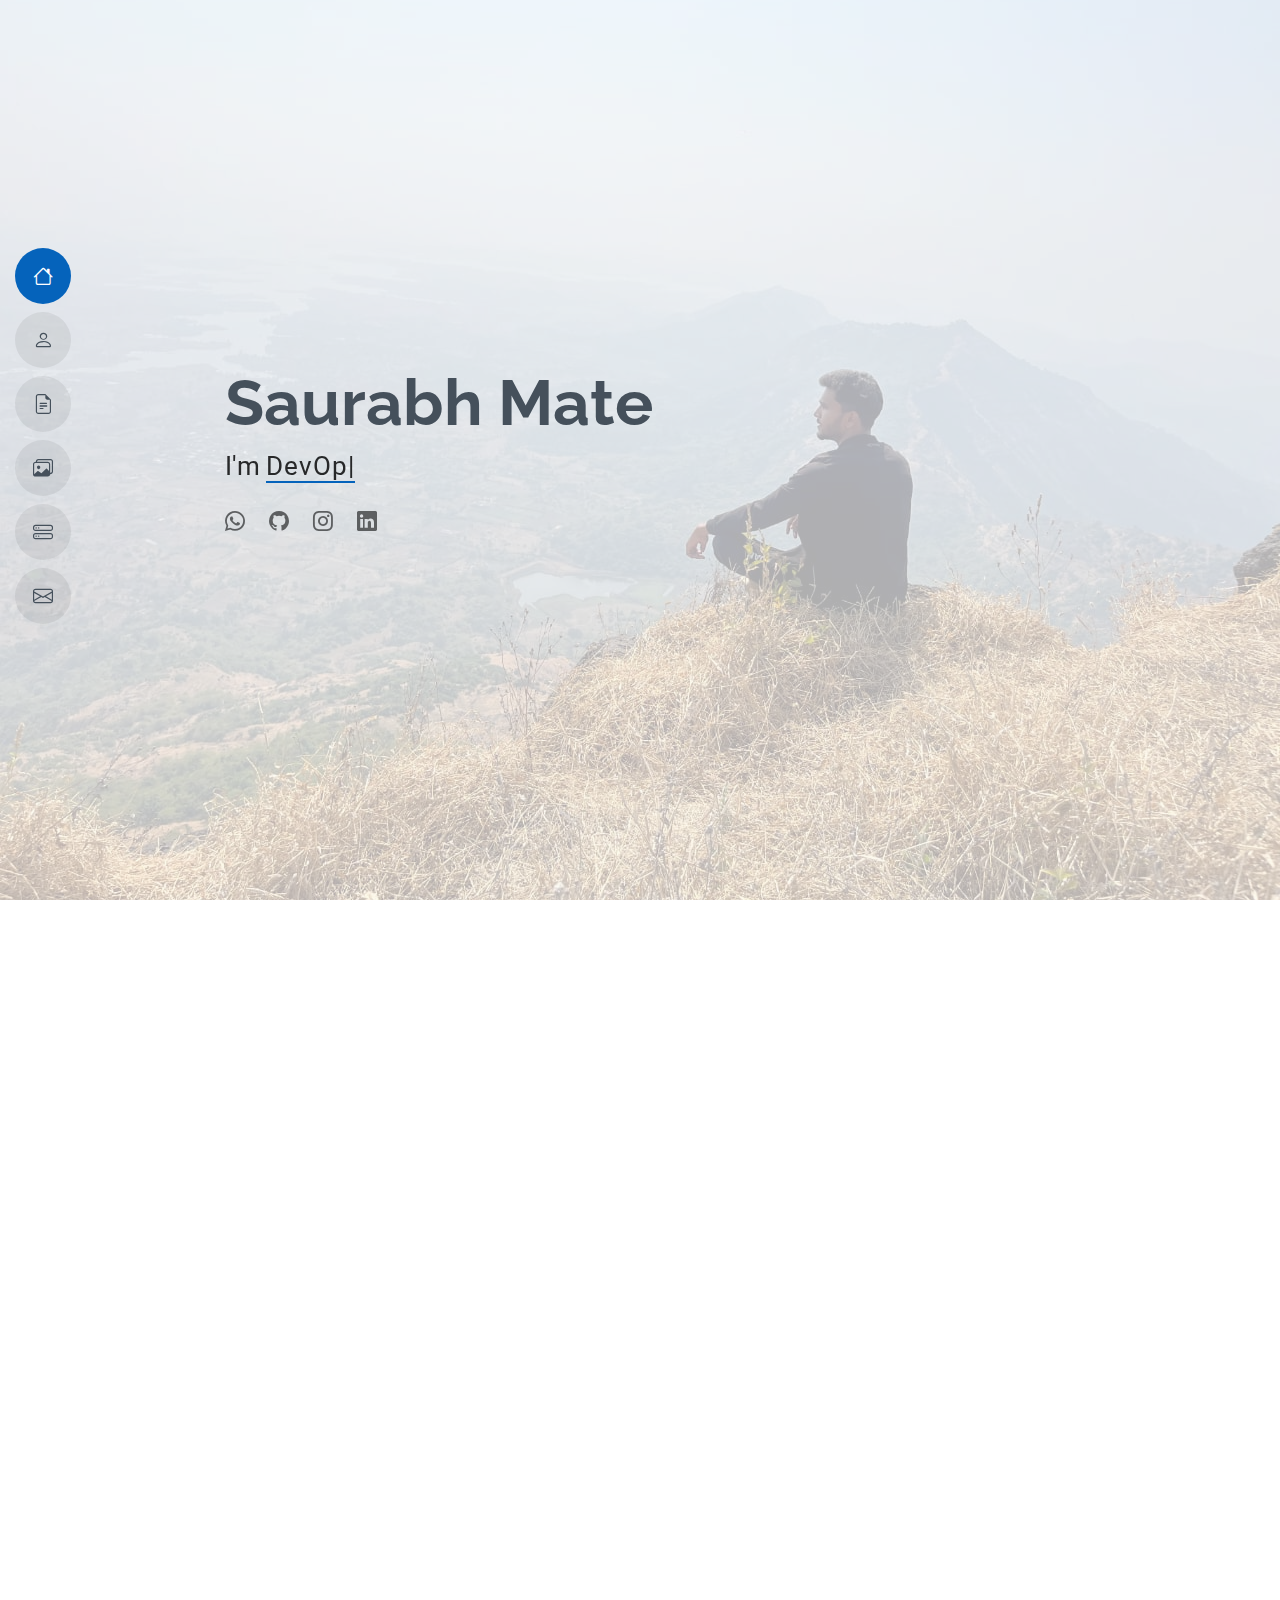
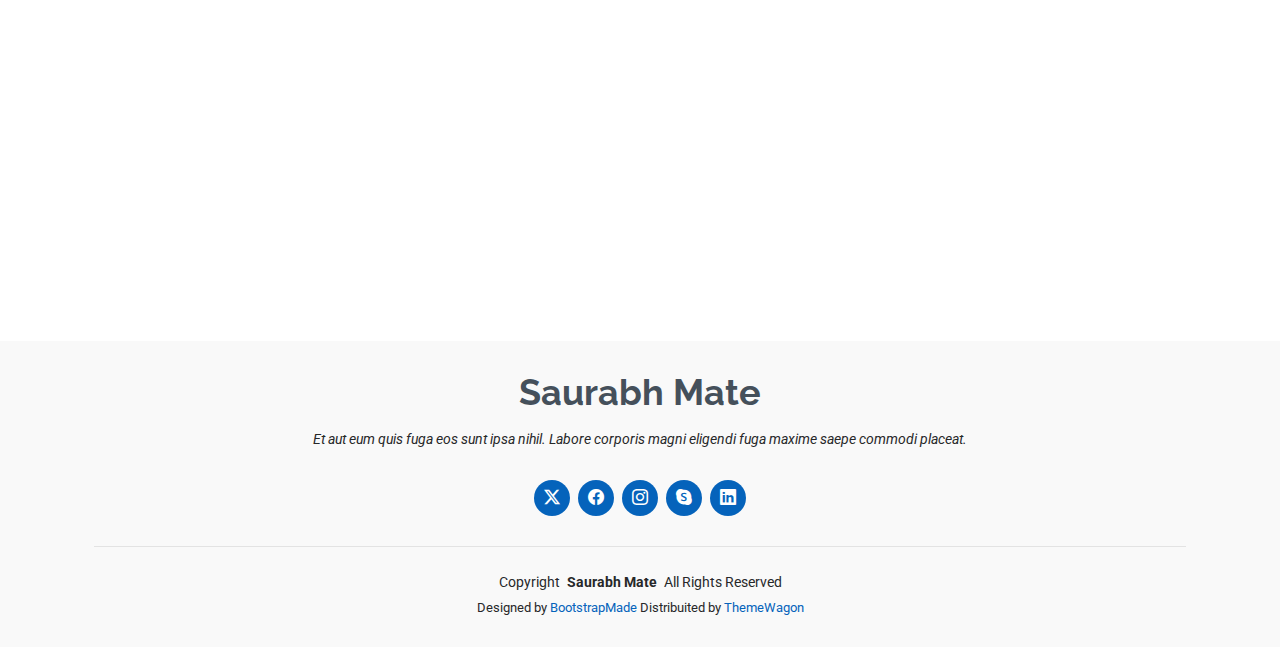
<file: html.1/index.html>
<!DOCTYPE html>
<html lang="en">

<head>
  <meta charset="utf-8">
  <meta content="width=device-width, initial-scale=1.0" name="viewport">
  <title>Saurabh-Portfolio</title>
  <meta content="" name="description">
  <meta content="" name="keywords">

  <!-- Favicons -->
  <link href="assets/img/favicon.png" rel="icon">
  <link href="assets/img/apple-touch-icon.png" rel="apple-touch-icon">

  <!-- Fonts -->
  <link href="https://fonts.googleapis.com" rel="preconnect">
  <link href="https://fonts.gstatic.com" rel="preconnect" crossorigin>
  <link href="https://fonts.googleapis.com/css2?family=Roboto:ital,wght@0,100;0,300;0,400;0,500;0,700;0,900;1,100;1,300;1,400;1,500;1,700;1,900&family=Poppins:ital,wght@0,100;0,200;0,300;0,400;0,500;0,600;0,700;0,800;0,900;1,100;1,200;1,300;1,400;1,500;1,600;1,700;1,800;1,900&family=Raleway:ital,wght@0,100;0,200;0,300;0,400;0,500;0,600;0,700;0,800;0,900;1,100;1,200;1,300;1,400;1,500;1,600;1,700;1,800;1,900&display=swap" rel="stylesheet">

  <!-- Vendor CSS Files -->
  <link href="assets/vendor/bootstrap/css/bootstrap.min.css" rel="stylesheet">
  <link href="assets/vendor/bootstrap-icons/bootstrap-icons.css" rel="stylesheet">
  <link href="assets/vendor/aos/aos.css" rel="stylesheet">
  <link href="assets/vendor/glightbox/css/glightbox.min.css" rel="stylesheet">
  <link href="assets/vendor/swiper/swiper-bundle.min.css" rel="stylesheet">

  <!-- Main CSS File -->
  <link href="assets/css/main.css" rel="stylesheet">

  <!-- =======================================================
  * Template Name: MyResume
  * Template URL: https://bootstrapmade.com/free-html-bootstrap-template-my-resume/
  * Updated: Jun 29 2024 with Bootstrap v5.3.3
  * Author: BootstrapMade.com
  * License: https://bootstrapmade.com/license/
  ======================================================== -->
</head>

<body class="index-page">

  <header id="header" class="header d-flex flex-column justify-content-center">

    <i class="header-toggle d-xl-none bi bi-list"></i>

    <nav id="navmenu" class="navmenu">
      <ul>
        <li><a href="#hero" class="active"><i class="bi bi-house navicon"></i><span>Home</span></a></li>
        <li><a href="#about"><i class="bi bi-person navicon"></i><span>About</span></a></li>
        <li><a href="#resume"><i class="bi bi-file-earmark-text navicon"></i><span>Resume</span></a></li>
        <li><a href="#portfolio"><i class="bi bi-images navicon"></i><span>Portfolio</span></a></li>
        <li><a href="#services"><i class="bi bi-hdd-stack navicon"></i><span>Services</span></a></li>
        <li><a href="#contact"><i class="bi bi-envelope navicon"></i><span>Contact</span></a></li>
      </ul>
    </nav>

  </header>

  <main class="main">

    <!-- Hero Section -->
    <section id="hero" class="hero section light-background">

      <img src="assets/img/Background.jpeg" alt="">

      <div class="container" data-aos="zoom-out">
        <div class="row justify-content-center">
          <div class="col-lg-9">
            <h2>Saurabh Mate</h2>
            <p>I'm <span class="typed" data-typed-items="DevOps Engineer, Freelancer, Photographer">Designer</span><span class="typed-cursor typed-cursor--blink" aria-hidden="true"></span></p>
            <div class="social-links">
              <a href="https://wa.me/qr/CDR3RG7PULJIO1"><i class="bi bi-whatsapp"></i></a>
              <a href="https://github.com/saurabh-mate"><i class="bi bi-github"></i></a>
              <a href="https://www.instagram.com/100rabh___143?igsh=cGZtdnplejlpd3Vw"><i class="bi bi-instagram"></i></a>
              <a href="https://www.linkedin.com/in/saurabh-mate-44ba39322"><i class="bi bi-linkedin"></i></a>
            </div>
          </div>
        </div>
      </div>

    </section><!-- /Hero Section -->

    <!-- About Section -->
    <section id="about" class="about section">

      <!-- Section Title -->
      <div class="container section-title" data-aos="fade-up">
        <h2>About</h2>
        <p>I am a Computer Science student specializing in Cloud Technology and Information Security. I have hands-on experience with Linux and AWS and am currently gaining practical knowledge in tools like Git, Docker, Kubernetes, and Ansible.</p>
      </div><!-- End Section Title -->

      <div class="container" data-aos="fade-up" data-aos-delay="100">

        <div class="row gy-4 justify-content-center">
          <div class="col-lg-4">
            <img src="assets/img/profile1.jpeg" class="img-fluid" alt="">
          </div>
          <div class="col-lg-8 content">
            <h2> Junior DevOps Engineer &amp; Linux Administrator.</h2>
            <p class="fst-italic py-3">
              I’m a highly motivated Computer Science student focused in Cloud Technology and Information Security, skilled in Linux and AWS, and exploring Git, Docker, Kubernetes, and Ansible.
            </p>
            <div class="row">
              <div class="col-lg-6">
                <ul>
                  <li><i class="bi bi-chevron-right"></i> <strong>Birthday:</strong> <span>4 Feb 2004</span></li>
                  <li><i class="bi bi-chevron-right"></i> <strong>Phone:</strong> <span>+919075232818</span></li>
                  <li><i class="bi bi-chevron-right"></i> <strong>City:</strong> <span>Chatrapati Sambhajinagar</span></li>
                </ul>
              </div>
              <div class="col-lg-6">
                <ul>
                  <li><i class="bi bi-chevron-right"></i> <strong>Age:</strong> <span>21</span></li>
                  <li><i class="bi bi-chevron-right"></i> <strong>Degree:</strong> <span>B.tech</span></li>
                  <li><i class="bi bi-chevron-right"></i> <strong>Email:</strong> <span>saurabhmate@226.com</span></li>
                  <li><i class="bi bi-chevron-right"></i> <strong>Freelance:</strong> <span>Available</span></li>
                </ul>
              </div>
            </div>
            
          </div>
        </div>

      </div>

    </section><!-- /About Section -->

    <!-- Stats Section -->
    
         

    <!-- Skills Section -->
    <section id="skills" class="skills section">

      <!-- Section Title -->
      <div class="container section-title" data-aos="fade-up">
        <h2>Skills</h2>
        <p>Focused  on devoloping new skills and gaining hands on multiple tools and skills</p>
      </div><!-- End Section Title -->

      <div class="container" data-aos="fade-up" data-aos-delay="100">

        <div class="row skills-content skills-animation">

          <div class="col-lg-6">

            <div class="progress">
              <span class="skill"><span>Linux</span> <i class="val">100%</i></span>
              <div class="progress-bar-wrap">
                <div class="progress-bar" role="progressbar" aria-valuenow="100" aria-valuemin="0" aria-valuemax="100"></div>
              </div>
            </div><!-- End Skills Item -->

            <div class="progress">
              <span class="skill"><span>Bash Script</span> <i class="val">60%</i></span>
              <div class="progress-bar-wrap">
                <div class="progress-bar" role="progressbar" aria-valuenow="90" aria-valuemin="0" aria-valuemax="100"></div>
              </div>
            </div><!-- End Skills Item -->

            <div class="progress">
              <span class="skill"><span>Aws</span> <i class="val">75%</i></span>
              <div class="progress-bar-wrap">
                <div class="progress-bar" role="progressbar" aria-valuenow="75" aria-valuemin="0" aria-valuemax="100"></div>
              </div>
            </div><!-- End Skills Item -->

          </div>

          <div class="col-lg-6">

            <div class="progress">
              <span class="skill"><span>github</span> <i class="val">80%</i></span>
              <div class="progress-bar-wrap">
                <div class="progress-bar" role="progressbar" aria-valuenow="80" aria-valuemin="0" aria-valuemax="100"></div>
              </div>
            </div><!-- End Skills Item -->

            <div class="progress">
              <span class="skill"><span>WordPress</span> <i class="val">50%</i></span>
              <div class="progress-bar-wrap">
                <div class="progress-bar" role="progressbar" aria-valuenow="90" aria-valuemin="0" aria-valuemax="100"></div>
              </div>
            </div><!-- End Skills Item -->

            <div class="progress">
              <span class="skill"><span>Photoshop</span> <i class="val">55%</i></span>
              <div class="progress-bar-wrap">
                <div class="progress-bar" role="progressbar" aria-valuenow="55" aria-valuemin="0" aria-valuemax="100"></div>
              </div>
            </div><!-- End Skills Item -->

          </div>

        </div>

      </div>

    </section><!-- /Skills Section -->

    <!-- Resume Section -->
    <section id="resume" class="resume section">

      <!-- Section Title -->
      <div class="container section-title" data-aos="fade-up">
        <h2>Resume</h2>
        <p></p>
      </div><!-- End Section Title -->

      <div class="container">

        <div class="row">

          <div class="col-lg-6" data-aos="fade-up" data-aos-delay="100">
            <h3 class="resume-title">Sumary</h3>

            <div class="resume-item pb-0">
              <h4>Saurabh Mate</h4>
              <p><em>Innovative and deadline-driven DevOps Intern  working with Tachyonbyte Technology.pvt.ltd Nashik India </em></p>
              <ul>
                <li>Chatrapati Sambhajinagar</li>
                <li>(+91) 9075232818</li>
                <li>saurabhmate226@gmail.com</li>
              </ul>
            </div><!-- Edn Resume Item -->

            <h3 class="resume-title">Education</h3>
            <div class="resume-item">
              <h4>B.tech &amp; CSE-Cloud technology & information security</h4>
              <h5>2022 - 2026</h5>
              <p><em>Sandip University, Nashik</em></p>
              <p>Persuing computer science and  engineering specialized in cloud technology and information security  </p>
            </div><!-- Edn Resume Item -->

            <div class="resume-item">
              <h4>HSC &amp; Science</h4>
              <h5>2021 - 2022</h5>
              <p><em>Mount valley Jr.college, chatrapati Sambhajinagar</em></p>

            </div><!-- Edn Resume Item -->

          </div>

          <div class="col-lg-6" data-aos="fade-up" data-aos-delay="200">
            <h3 class="resume-title">Professional Experience</h3>
            <div class="resume-item">
              <h4>DevOps Intern</h4>
              <h5>Jan 2025 - Present</h5>
              <p><em>Tachyonbyte Technology.pvt.ltd Nashik India </em></p>
              <ul>
                <li>Lead in the design, development, and implementation of the graphic, layout, and production communication materials</li>
                <li>Delegate tasks to the 7 members of the design team and provide counsel on all aspects of the project. </li>
                <li>Supervise the assessment of all graphic materials in order to ensure quality and accuracy of the design</li>
                <li>Oversee the efficient use of production project budgets ranging from $2,000 - $25,000</li>
              </ul>
            </div><!-- Edn Resume Item -->

            <div class="resume-item">
              <h4>Graphic design specialist</h4>
              <h5>2017 - 2018</h5>
              <p><em>Stepping Stone Advertising, New York, NY</em></p>
              <ul>
                <li>Developed numerous marketing programs (logos, brochures,infographics, presentations, and advertisements).</li>
                <li>Managed up to 5 projects or tasks at a given time while under pressure</li>
                <li>Recommended and consulted with clients on the most appropriate graphic design</li>
                <li>Created 4+ design presentations and proposals a month for clients and account managers</li>
              </ul>
            </div><!-- Edn Resume Item -->

          </div>

        </div>

      </div>

    </section><!-- /Resume Section -->

    <!-- Portfolio Section -->
    <section id="portfolio" class="portfolio section">

      <!-- Section Title -->
      <div class="container section-title" data-aos="fade-up">
        <h2>Portfolio</h2>
        <p>Magnam dolores commodi suscipit. Necessitatibus eius consequatur ex aliquid fuga eum quidem. Sit sint consectetur velit. Quisquam quos quisquam cupiditate. Et nemo qui impedit suscipit alias ea. Quia fugiat sit in iste officiis commodi quidem hic quas.</p>
      </div><!-- End Section Title -->

      <div class="container">

        <div class="isotope-layout" data-default-filter="*" data-layout="masonry" data-sort="original-order">

          <ul class="portfolio-filters isotope-filters" data-aos="fade-up" data-aos-delay="100">
            <li data-filter="*" class="filter-active">All</li>
            <li data-filter=".filter-app">App</li>
            <li data-filter=".filter-product">Card</li>
            <li data-filter=".filter-branding">Web</li>
          </ul><!-- End Portfolio Filters -->

          <div class="row gy-4 isotope-container" data-aos="fade-up" data-aos-delay="200">

            <div class="col-lg-4 col-md-6 portfolio-item isotope-item filter-app">
              <img src="assets/img/masonry-portfolio/masonry-portfolio-1.jpg" class="img-fluid" alt="">
              <div class="portfolio-info">
                <h4>App 1</h4>
                <p>Lorem ipsum, dolor sit</p>
                <a href="assets/img/masonry-portfolio/masonry-portfolio-1.jpg" title="App 1" data-gallery="portfolio-gallery-app" class="glightbox preview-link"><i class="bi bi-zoom-in"></i></a>
                <a href="portfolio-details.html" title="More Details" class="details-link"><i class="bi bi-link-45deg"></i></a>
              </div>
            </div><!-- End Portfolio Item -->

            <div class="col-lg-4 col-md-6 portfolio-item isotope-item filter-product">
              <img src="assets/img/masonry-portfolio/masonry-portfolio-2.jpg" class="img-fluid" alt="">
              <div class="portfolio-info">
                <h4>Product 1</h4>
                <p>Lorem ipsum, dolor sit</p>
                <a href="assets/img/masonry-portfolio/masonry-portfolio-2.jpg" title="Product 1" data-gallery="portfolio-gallery-product" class="glightbox preview-link"><i class="bi bi-zoom-in"></i></a>
                <a href="portfolio-details.html" title="More Details" class="details-link"><i class="bi bi-link-45deg"></i></a>
              </div>
            </div><!-- End Portfolio Item -->

            <div class="col-lg-4 col-md-6 portfolio-item isotope-item filter-branding">
              <img src="assets/img/masonry-portfolio/masonry-portfolio-3.jpg" class="img-fluid" alt="">
              <div class="portfolio-info">
                <h4>Branding 1</h4>
                <p>Lorem ipsum, dolor sit</p>
                <a href="assets/img/masonry-portfolio/masonry-portfolio-3.jpg" title="Branding 1" data-gallery="portfolio-gallery-branding" class="glightbox preview-link"><i class="bi bi-zoom-in"></i></a>
                <a href="portfolio-details.html" title="More Details" class="details-link"><i class="bi bi-link-45deg"></i></a>
              </div>
            </div><!-- End Portfolio Item -->

            <div class="col-lg-4 col-md-6 portfolio-item isotope-item filter-app">
              <img src="assets/img/masonry-portfolio/masonry-portfolio-4.jpg" class="img-fluid" alt="">
              <div class="portfolio-info">
                <h4>App 2</h4>
                <p>Lorem ipsum, dolor sit</p>
                <a href="assets/img/masonry-portfolio/masonry-portfolio-4.jpg" title="App 2" data-gallery="portfolio-gallery-app" class="glightbox preview-link"><i class="bi bi-zoom-in"></i></a>
                <a href="portfolio-details.html" title="More Details" class="details-link"><i class="bi bi-link-45deg"></i></a>
              </div>
            </div><!-- End Portfolio Item -->

            <div class="col-lg-4 col-md-6 portfolio-item isotope-item filter-product">
              <img src="assets/img/masonry-portfolio/masonry-portfolio-5.jpg" class="img-fluid" alt="">
              <div class="portfolio-info">
                <h4>Product 2</h4>
                <p>Lorem ipsum, dolor sit</p>
                <a href="assets/img/masonry-portfolio/masonry-portfolio-5.jpg" title="Product 2" data-gallery="portfolio-gallery-product" class="glightbox preview-link"><i class="bi bi-zoom-in"></i></a>
                <a href="portfolio-details.html" title="More Details" class="details-link"><i class="bi bi-link-45deg"></i></a>
              </div>
            </div><!-- End Portfolio Item -->

            <div class="col-lg-4 col-md-6 portfolio-item isotope-item filter-branding">
              <img src="assets/img/masonry-portfolio/masonry-portfolio-6.jpg" class="img-fluid" alt="">
              <div class="portfolio-info">
                <h4>Branding 2</h4>
                <p>Lorem ipsum, dolor sit</p>
                <a href="assets/img/masonry-portfolio/masonry-portfolio-6.jpg" title="Branding 2" data-gallery="portfolio-gallery-branding" class="glightbox preview-link"><i class="bi bi-zoom-in"></i></a>
                <a href="portfolio-details.html" title="More Details" class="details-link"><i class="bi bi-link-45deg"></i></a>
              </div>
            </div><!-- End Portfolio Item -->

            <div class="col-lg-4 col-md-6 portfolio-item isotope-item filter-app">
              <img src="assets/img/masonry-portfolio/masonry-portfolio-7.jpg" class="img-fluid" alt="">
              <div class="portfolio-info">
                <h4>App 3</h4>
                <p>Lorem ipsum, dolor sit</p>
                <a href="assets/img/masonry-portfolio/masonry-portfolio-7.jpg" title="App 3" data-gallery="portfolio-gallery-app" class="glightbox preview-link"><i class="bi bi-zoom-in"></i></a>
                <a href="portfolio-details.html" title="More Details" class="details-link"><i class="bi bi-link-45deg"></i></a>
              </div>
            </div><!-- End Portfolio Item -->

            <div class="col-lg-4 col-md-6 portfolio-item isotope-item filter-product">
              <img src="assets/img/masonry-portfolio/masonry-portfolio-8.jpg" class="img-fluid" alt="">
              <div class="portfolio-info">
                <h4>Product 3</h4>
                <p>Lorem ipsum, dolor sit</p>
                <a href="assets/img/masonry-portfolio/masonry-portfolio-8.jpg" title="Product 3" data-gallery="portfolio-gallery-product" class="glightbox preview-link"><i class="bi bi-zoom-in"></i></a>
                <a href="portfolio-details.html" title="More Details" class="details-link"><i class="bi bi-link-45deg"></i></a>
              </div>
            </div><!-- End Portfolio Item -->

            <div class="col-lg-4 col-md-6 portfolio-item isotope-item filter-branding">
              <img src="assets/img/masonry-portfolio/masonry-portfolio-9.jpg" class="img-fluid" alt="">
              <div class="portfolio-info">
                <h4>Branding 3</h4>
                <p>Lorem ipsum, dolor sit</p>
                <a href="assets/img/masonry-portfolio/masonry-portfolio-9.jpg" title="Branding 2" data-gallery="portfolio-gallery-branding" class="glightbox preview-link"><i class="bi bi-zoom-in"></i></a>
                <a href="portfolio-details.html" title="More Details" class="details-link"><i class="bi bi-link-45deg"></i></a>
              </div>
            </div><!-- End Portfolio Item -->

          </div><!-- End Portfolio Container -->

        </div>

      </div>

    </section><!-- /Portfolio Section -->

    <!-- Services Section -->
    <section id="services" class="services section">

      <!-- Section Title -->
      <div class="container section-title" data-aos="fade-up">
        <h2>Services</h2>
        <p>Magnam dolores commodi suscipit. Necessitatibus eius consequatur ex aliquid fuga eum quidem. Sit sint consectetur velit. Quisquam quos quisquam cupiditate. Et nemo qui impedit suscipit alias ea. Quia fugiat sit in iste officiis commodi quidem hic quas.</p>
      </div><!-- End Section Title -->

      <div class="container">

        <div class="row gy-4">

          <div class="col-lg-4 col-md-6" data-aos="fade-up" data-aos-delay="100">
            <div class="service-item item-cyan position-relative">
              <div class="icon">
                <svg width="100" height="100" viewBox="0 0 600 600" xmlns="http://www.w3.org/2000/svg">
                  <path stroke="none" stroke-width="0" fill="#f5f5f5" d="M300,521.0016835830174C376.1290562159157,517.8887921683347,466.0731472004068,529.7835943286574,510.70327084640275,468.03025145048787C554.3714126377745,407.6079735673963,508.03601936045806,328.9844924480964,491.2728898941984,256.3432110539036C474.5976632858925,184.082847569629,479.9380746630129,96.60480741107993,416.23090153303,58.64404602377083C348.86323505073057,18.502131276798302,261.93793281208167,40.57373210992963,193.5410806939664,78.93577620505333C130.42746243093433,114.334589627462,98.30271207620316,179.96522072025542,76.75703585869454,249.04625023123273C51.97151888228291,328.5150500222984,13.704378332031375,421.85034740162234,66.52175969318436,486.19268352777647C119.04800174914682,550.1803526380478,217.28368757567262,524.383925680826,300,521.0016835830174"></path>
                </svg>
                <i class="bi bi-activity"></i>
              </div>
              <a href="#" class="stretched-link">
                <h3>Nesciunt Mete</h3>
              </a>
              <p>Provident nihil minus qui consequatur non omnis maiores. Eos accusantium minus dolores iure perferendis tempore et consequatur.</p>
            </div>
          </div><!-- End Service Item -->

          <div class="col-lg-4 col-md-6" data-aos="fade-up" data-aos-delay="200">
            <div class="service-item item-orange position-relative">
              <div class="icon">
                <svg width="100" height="100" viewBox="0 0 600 600" xmlns="http://www.w3.org/2000/svg">
                  <path stroke="none" stroke-width="0" fill="#f5f5f5" d="M300,582.0697525312426C382.5290701553225,586.8405444964366,449.9789794690241,525.3245884688669,502.5850820975895,461.55621195738473C556.606425686781,396.0723002908107,615.8543463187945,314.28637112970534,586.6730223649479,234.56875336149918C558.9533121215079,158.8439757836574,454.9685369536778,164.00468322053177,381.49747125262974,130.76875717737553C312.15926192815925,99.40240125094834,248.97055460311594,18.661163978235184,179.8680185752513,50.54337015887873C110.5421016452524,82.52863877960104,119.82277516462835,180.83849132639028,109.12597500060166,256.43424936330496C100.08760227029461,320.3096726198365,92.17705696193138,384.0621239912766,124.79988738764834,439.7174275375508C164.83382741302287,508.01625554203684,220.96474134820875,577.5009287672846,300,582.0697525312426"></path>
                </svg>
                <i class="bi bi-broadcast"></i>
              </div>
              <a href="#" class="stretched-link">
                <h3>Eosle Commodi</h3>
              </a>
              <p>Ut autem aut autem non a. Sint sint sit facilis nam iusto sint. Libero corrupti neque eum hic non ut nesciunt dolorem.</p>
            </div>
          </div><!-- End Service Item -->

          <div class="col-lg-4 col-md-6" data-aos="fade-up" data-aos-delay="300">
            <div class="service-item item-teal position-relative">
              <div class="icon">
                <svg width="100" height="100" viewBox="0 0 600 600" xmlns="http://www.w3.org/2000/svg">
                  <path stroke="none" stroke-width="0" fill="#f5f5f5" d="M300,541.5067337569781C382.14930387511276,545.0595476570109,479.8736841581634,548.3450877840088,526.4010558755058,480.5488172755941C571.5218469581645,414.80211281144784,517.5187510058486,332.0715597781072,496.52539010469104,255.14436215662573C477.37192572678356,184.95920475031193,473.57363656557914,105.61284051026155,413.0603344069578,65.22779650032875C343.27470386102294,18.654635553484475,251.2091493199835,5.337323636656869,175.0934190732945,40.62881213300186C97.87086631185822,76.43348514350839,51.98124368387456,156.15599469081315,36.44837278890362,239.84606092416172C21.716077023791087,319.22268207091537,43.775223500013084,401.1760424656574,96.891909868211,461.97329694683043C147.22146801428983,519.5804099606455,223.5754009179313,538.201503339737,300,541.5067337569781"></path>
                </svg>
                <i class="bi bi-easel"></i>
              </div>
              <a href="#" class="stretched-link">
                <h3>Ledo Markt</h3>
              </a>
              <p>Ut excepturi voluptatem nisi sed. Quidem fuga consequatur. Minus ea aut. Vel qui id voluptas adipisci eos earum corrupti.</p>
            </div>
          </div><!-- End Service Item -->

          <div class="col-lg-4 col-md-6" data-aos="fade-up" data-aos-delay="400">
            <div class="service-item item-red position-relative">
              <div class="icon">
                <svg width="100" height="100" viewBox="0 0 600 600" xmlns="http://www.w3.org/2000/svg">
                  <path stroke="none" stroke-width="0" fill="#f5f5f5" d="M300,503.46388370962813C374.79870501325706,506.71871716319447,464.8034551963731,527.1746412648533,510.4981551193396,467.86667711651364C555.9287308511215,408.9015244558933,512.6030010748507,327.5744911775523,490.211057578863,256.5855673507754C471.097692560561,195.9906835881958,447.69079081568157,138.11976852964426,395.19560036434837,102.3242989838813C329.3053358748298,57.3949838291264,248.02791733380457,8.279543830951368,175.87071277845988,42.242879143198664C103.41431057327972,76.34704239035025,93.79494320519305,170.9812938413882,81.28167332365135,250.07896920659033C70.17666984294237,320.27484674793965,64.84698225790005,396.69656628748305,111.28512138212992,450.4950937839243C156.20124167950087,502.5303643271138,231.32542653798444,500.4755392045468,300,503.46388370962813"></path>
                </svg>
                <i class="bi bi-bounding-box-circles"></i>
              </div>
              <a href="#" class="stretched-link">
                <h3>Asperiores Commodit</h3>
              </a>
              <p>Non et temporibus minus omnis sed dolor esse consequatur. Cupiditate sed error ea fuga sit provident adipisci neque.</p>
              <a href="#" class="stretched-link"></a>
            </div>
          </div><!-- End Service Item -->

          <div class="col-lg-4 col-md-6" data-aos="fade-up" data-aos-delay="500">
            <div class="service-item item-indigo position-relative">
              <div class="icon">
                <svg width="100" height="100" viewBox="0 0 600 600" xmlns="http://www.w3.org/2000/svg">
                  <path stroke="none" stroke-width="0" fill="#f5f5f5" d="M300,532.3542879108572C369.38199826031484,532.3153073249985,429.10787420159085,491.63046689027357,474.5244479745417,439.17860296908856C522.8885846962883,383.3225815378663,569.1668002868075,314.3205725914397,550.7432151929288,242.7694973846089C532.6665558377875,172.5657663291529,456.2379748765914,142.6223662098291,390.3689995646985,112.34683881706744C326.66090330228417,83.06452184765237,258.84405631176094,53.51806209861945,193.32584062364296,78.48882559362697C121.61183558270385,105.82097193414197,62.805066853699245,167.19869350419734,48.57481801355237,242.6138429142374C34.843463184063346,315.3850353017275,76.69343916112496,383.4422959591041,125.22947124332185,439.3748458443577C170.7312796277747,491.8107796887764,230.57421082200815,532.3932930995766,300,532.3542879108572"></path>
                </svg>
                <i class="bi bi-calendar4-week icon"></i>
              </div>
              <a href="#" class="stretched-link">
                <h3>Velit Doloremque</h3>
              </a>
              <p>Cumque et suscipit saepe. Est maiores autem enim facilis ut aut ipsam corporis aut. Sed animi at autem alias eius labore.</p>
              <a href="#" class="stretched-link"></a>
            </div>
          </div><!-- End Service Item -->

          <div class="col-lg-4 col-md-6" data-aos="fade-up" data-aos-delay="600">
            <div class="service-item item-pink position-relative">
              <div class="icon">
                <svg width="100" height="100" viewBox="0 0 600 600" xmlns="http://www.w3.org/2000/svg">
                  <path stroke="none" stroke-width="0" fill="#f5f5f5" d="M300,566.797414625762C385.7384707136149,576.1784315230908,478.7894351017131,552.8928747891023,531.9192734346935,484.94944893311C584.6109503024035,417.5663521118492,582.489472248146,322.67544863468447,553.9536738515405,242.03673114598146C529.1557734026468,171.96086150256528,465.24506316201064,127.66468636344209,395.9583748389544,100.7403814666027C334.2173773831606,76.7482773500951,269.4350130405921,84.62216499799875,207.1952322260088,107.2889140133804C132.92018162631612,134.33871894543012,41.79353780512637,160.00259165414826,22.644507872594943,236.69541883565114C3.319112789854554,314.0945973066697,72.72355303640163,379.243833228382,124.04198916343866,440.3218312028393C172.9286146004772,498.5055451809895,224.45579914871206,558.5317968840102,300,566.797414625762"></path>
                </svg>
                <i class="bi bi-chat-square-text"></i>
              </div>
              <a href="#" class="stretched-link">
                <h3>Dolori Architecto</h3>
              </a>
              <p>Hic molestias ea quibusdam eos. Fugiat enim doloremque aut neque non et debitis iure. Corrupti recusandae ducimus enim.</p>
              <a href="#" class="stretched-link"></a>
            </div>
          </div><!-- End Service Item -->

        </div>

      </div>

    </section><!-- /Services Section -->

    <!-- Testimonials Section -->
    <section id="testimonials" class="testimonials section">

      <!-- Section Title -->
      <div class="container section-title" data-aos="fade-up">
        <h2>Testimonials</h2>
        <p>Necessitatibus eius consequatur ex aliquid fuga eum quidem sint consectetur velit</p>
      </div><!-- End Section Title -->

      <div class="container" data-aos="fade-up" data-aos-delay="100">

        <div class="swiper init-swiper">
          <script type="application/json" class="swiper-config">
            {
              "loop": true,
              "speed": 600,
              "autoplay": {
                "delay": 5000
              },
              "slidesPerView": "auto",
              "pagination": {
                "el": ".swiper-pagination",
                "type": "bullets",
                "clickable": true
              }
            }
          </script>
          <div class="swiper-wrapper">

            <div class="swiper-slide">
              <div class="testimonial-item">
                <div class="row gy-4 justify-content-center">
                  <div class="col-lg-6">
                    <div class="testimonial-content">
                      <p>
                        <i class="bi bi-quote quote-icon-left"></i>
                        <span>Proin iaculis purus consequat sem cure digni ssim donec porttitora entum suscipit rhoncus. Accusantium quam, ultricies eget id, aliquam eget nibh et. Maecen aliquam, risus at semper.</span>
                        <i class="bi bi-quote quote-icon-right"></i>
                      </p>
                      <h3>Saul Goodman</h3>
                      <h4>Ceo &amp; Founder</h4>
                      <div class="stars">
                        <i class="bi bi-star-fill"></i><i class="bi bi-star-fill"></i><i class="bi bi-star-fill"></i><i class="bi bi-star-fill"></i><i class="bi bi-star-fill"></i>
                      </div>
                    </div>
                  </div>
                  <div class="col-lg-2 text-center">
                    <img src="assets/img/testimonials/testimonials-1.jpg" class="img-fluid testimonial-img" alt="">
                  </div>
                </div>
              </div>
            </div><!-- End testimonial item -->

            <div class="swiper-slide">
              <div class="testimonial-item">
                <div class="row gy-4 justify-content-center">
                  <div class="col-lg-6">
                    <div class="testimonial-content">
                      <p>
                        <i class="bi bi-quote quote-icon-left"></i>
                        <span>Export tempor illum tamen malis malis eram quae irure esse labore quem cillum quid cillum eram malis quorum velit fore eram velit sunt aliqua noster fugiat irure amet legam anim culpa.</span>
                        <i class="bi bi-quote quote-icon-right"></i>
                      </p>
                      <h3>Sara Wilsson</h3>
                      <h4>Designer</h4>
                      <div class="stars">
                        <i class="bi bi-star-fill"></i><i class="bi bi-star-fill"></i><i class="bi bi-star-fill"></i><i class="bi bi-star-fill"></i><i class="bi bi-star-fill"></i>
                      </div>
                    </div>
                  </div>
                  <div class="col-lg-2 text-center">
                    <img src="assets/img/testimonials/testimonials-2.jpg" class="img-fluid testimonial-img" alt="">
                  </div>
                </div>
              </div>
            </div><!-- End testimonial item -->

            <div class="swiper-slide">
              <div class="testimonial-item">
                <div class="row gy-4 justify-content-center">
                  <div class="col-lg-6">
                    <div class="testimonial-content">
                      <p>
                        <i class="bi bi-quote quote-icon-left"></i>
                        <span>Enim nisi quem export duis labore cillum quae magna enim sint quorum nulla quem veniam duis minim tempor labore quem eram duis noster aute amet eram fore quis sint minim.</span>
                        <i class="bi bi-quote quote-icon-right"></i>
                      </p>
                      <h3>Jena Karlis</h3>
                      <h4>Store Owner</h4>
                      <div class="stars">
                        <i class="bi bi-star-fill"></i><i class="bi bi-star-fill"></i><i class="bi bi-star-fill"></i><i class="bi bi-star-fill"></i><i class="bi bi-star-fill"></i>
                      </div>
                    </div>
                  </div>
                  <div class="col-lg-2 text-center">
                    <img src="assets/img/testimonials/testimonials-3.jpg" class="img-fluid testimonial-img" alt="">
                  </div>
                </div>
              </div>
            </div><!-- End testimonial item -->

            <div class="swiper-slide">
              <div class="testimonial-item">
                <div class="row gy-4 justify-content-center">
                  <div class="col-lg-6">
                    <div class="testimonial-content">
                      <p>
                        <i class="bi bi-quote quote-icon-left"></i>
                        <span>Fugiat enim eram quae cillum dolore dolor amet nulla culpa multos export minim fugiat minim velit minim dolor enim duis veniam ipsum anim magna sunt elit fore quem dolore labore illum veniam.</span>
                        <i class="bi bi-quote quote-icon-right"></i>
                      </p>
                      <h3>John Larson</h3>
                      <h4>Entrepreneur</h4>
                      <div class="stars">
                        <i class="bi bi-star-fill"></i><i class="bi bi-star-fill"></i><i class="bi bi-star-fill"></i><i class="bi bi-star-fill"></i><i class="bi bi-star-fill"></i>
                      </div>
                    </div>
                  </div>
                  <div class="col-lg-2 text-center">
                    <img src="assets/img/testimonials/testimonials-4.jpg" class="img-fluid testimonial-img" alt="">
                  </div>
                </div>
              </div>
            </div><!-- End testimonial item -->

          </div>
          <div class="swiper-pagination"></div>
        </div>

      </div>

    </section><!-- /Testimonials Section -->

    <!-- Contact Section -->
    <section id="contact" class="contact section">

      <!-- Section Title -->
      <div class="container section-title" data-aos="fade-up">
        <h2>Contact</h2>
        <p>Necessitatibus eius consequatur ex aliquid fuga eum quidem sint consectetur velit</p>
      </div><!-- End Section Title -->

      <div class="container" data-aos="fade" data-aos-delay="100">

        <div class="row gy-4">

          <div class="col-lg-4">
            <div class="info-item d-flex" data-aos="fade-up" data-aos-delay="200">
              <i class="bi bi-geo-alt flex-shrink-0"></i>
              <div>
                <h3>Address</h3>
                <p>A108 Adam Street, New York, NY 535022</p>
              </div>
            </div><!-- End Info Item -->

            <div class="info-item d-flex" data-aos="fade-up" data-aos-delay="300">
              <i class="bi bi-telephone flex-shrink-0"></i>
              <div>
                <h3>Call Us</h3>
                <p>+1 5589 55488 55</p>
              </div>
            </div><!-- End Info Item -->

            <div class="info-item d-flex" data-aos="fade-up" data-aos-delay="400">
              <i class="bi bi-envelope flex-shrink-0"></i>
              <div>
                <h3>Email Us</h3>
                <p>info@example.com</p>
              </div>
            </div><!-- End Info Item -->

          </div>

          <div class="col-lg-8">
            <form action="forms/contact.php" method="post" class="php-email-form" data-aos="fade-up" data-aos-delay="200">
              <div class="row gy-4">

                <div class="col-md-6">
                  <input type="text" name="name" class="form-control" placeholder="Your Name" required="">
                </div>

                <div class="col-md-6 ">
                  <input type="email" class="form-control" name="email" placeholder="Your Email" required="">
                </div>

                <div class="col-md-12">
                  <input type="text" class="form-control" name="subject" placeholder="Subject" required="">
                </div>

                <div class="col-md-12">
                  <textarea class="form-control" name="message" rows="6" placeholder="Message" required=""></textarea>
                </div>

                <div class="col-md-12 text-center">
                  <div class="loading">Loading</div>
                  <div class="error-message"></div>
                  <div class="sent-message">Your message has been sent. Thank you!</div>

                  <button type="submit">Send Message</button>
                </div>

              </div>
            </form>
          </div><!-- End Contact Form -->

        </div>

      </div>

    </section><!-- /Contact Section -->

  </main>

  <footer id="footer" class="footer position-relative light-background">
    <div class="container">
      <h3 class="sitename"> Saurabh Mate</h3>
      <p>Et aut eum quis fuga eos sunt ipsa nihil. Labore corporis magni eligendi fuga maxime saepe commodi placeat.</p>
      <div class="social-links d-flex justify-content-center">
        <a href=""><i class="bi bi-twitter-x"></i></a>
        <a href=""><i class="bi bi-facebook"></i></a>
        <a href=""><i class="bi bi-instagram"></i></a>
        <a href=""><i class="bi bi-skype"></i></a>
        <a href=""><i class="bi bi-linkedin"></i></a>
      </div>
      <div class="container">
        <div class="copyright">
          <span>Copyright</span> <strong class="px-1 sitename"> Saurabh Mate</strong> <span>All Rights Reserved</span>
        </div>
        <div class="credits">
          <!-- All the links in the footer should remain intact. -->
          <!-- You can delete the links only if you've purchased the pro version. -->
          <!-- Licensing information: https://bootstrapmade.com/license/ -->
          <!-- Purchase the pro version with working PHP/AJAX contact form: [buy-url] -->
          Designed by <a href="https://bootstrapmade.com/">BootstrapMade</a> Distribuited by <a href="https://themewagon.com">ThemeWagon</a>
        </div>
      </div>
    </div>
  </footer>

  <!-- Scroll Top -->
  <a href="#" id="scroll-top" class="scroll-top d-flex align-items-center justify-content-center"><i class="bi bi-arrow-up-short"></i></a>

  <!-- Preloader -->
  <div id="preloader"></div>

  <!-- Vendor JS Files -->
  <script src="assets/vendor/bootstrap/js/bootstrap.bundle.min.js"></script>
  <script src="assets/vendor/php-email-form/validate.js"></script>
  <script src="assets/vendor/aos/aos.js"></script>
  <script src="assets/vendor/typed.js/typed.umd.js"></script>
  <script src="assets/vendor/purecounter/purecounter_vanilla.js"></script>
  <script src="assets/vendor/waypoints/noframework.waypoints.js"></script>
  <script src="assets/vendor/glightbox/js/glightbox.min.js"></script>
  <script src="assets/vendor/imagesloaded/imagesloaded.pkgd.min.js"></script>
  <script src="assets/vendor/isotope-layout/isotope.pkgd.min.js"></script>
  <script src="assets/vendor/swiper/swiper-bundle.min.js"></script>

  <!-- Main JS File -->
  <script src="assets/js/main.js"></script>

</body>

</html>
</file>
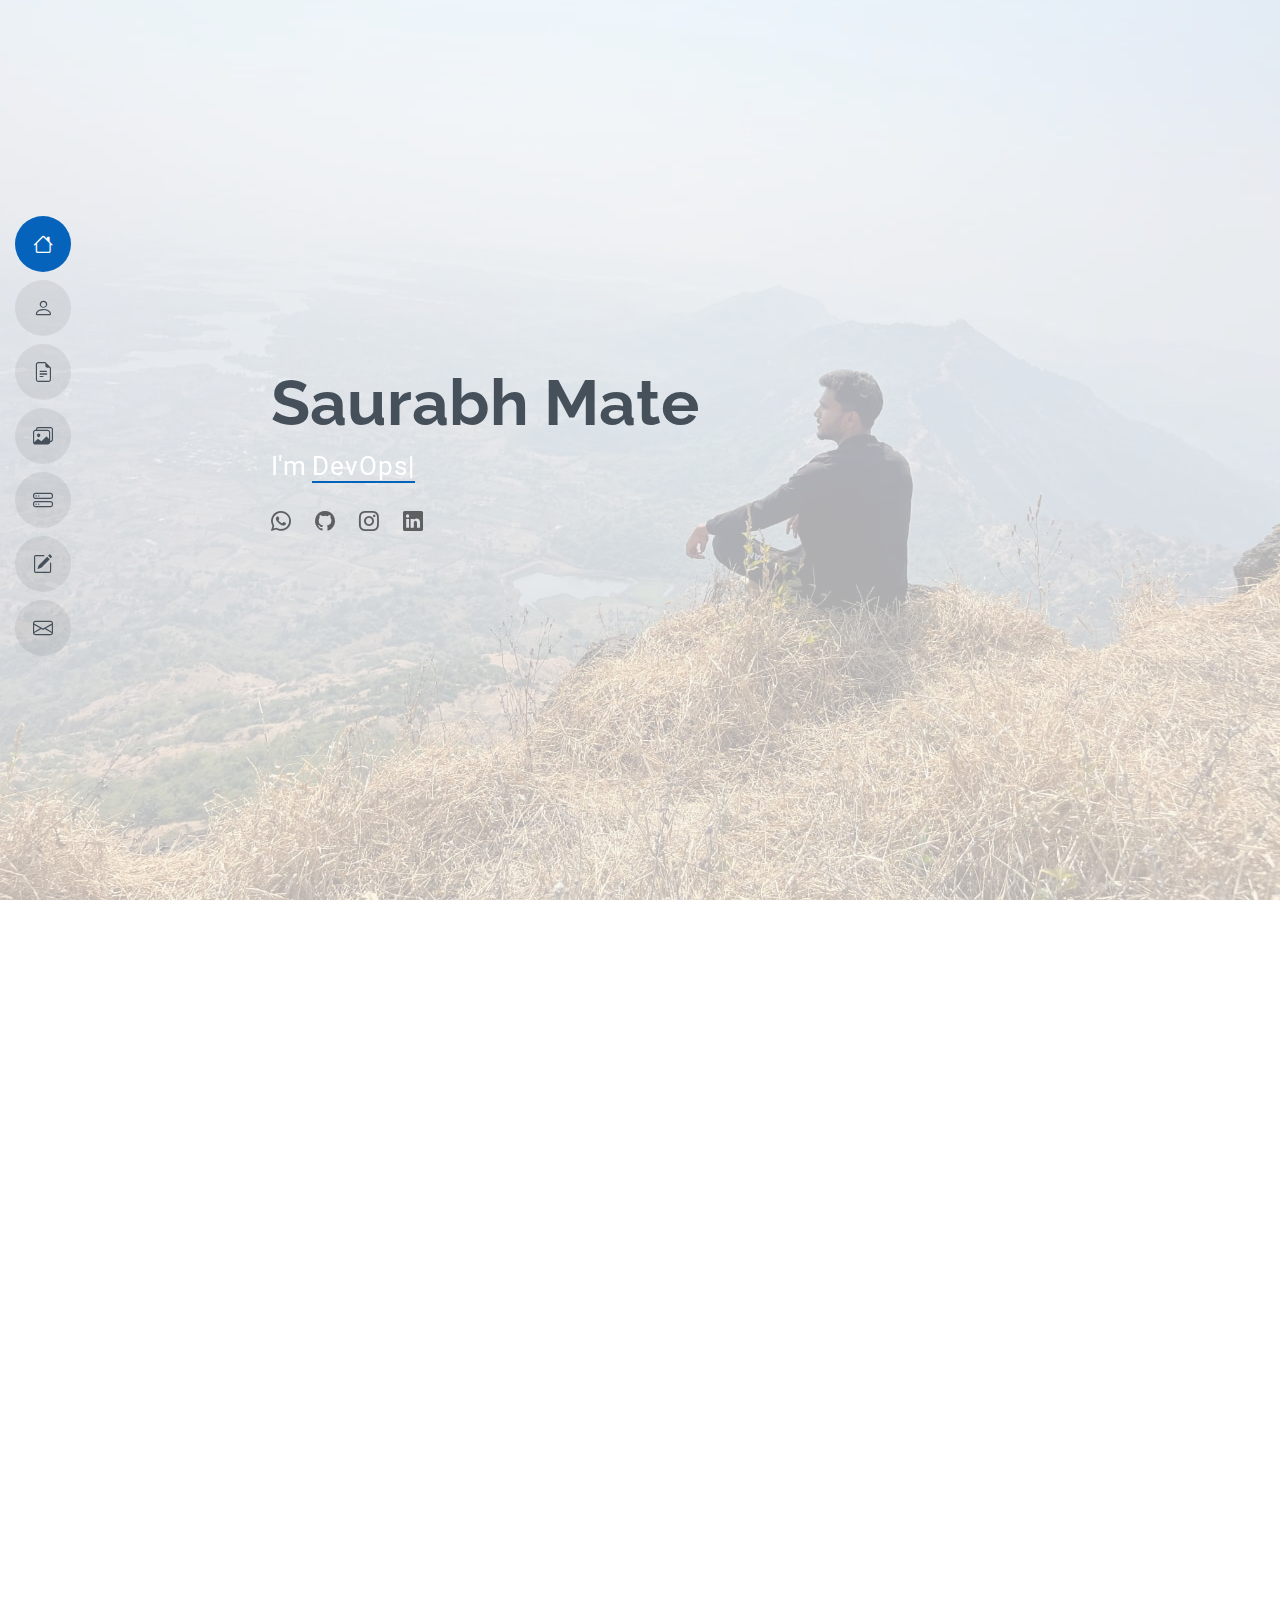
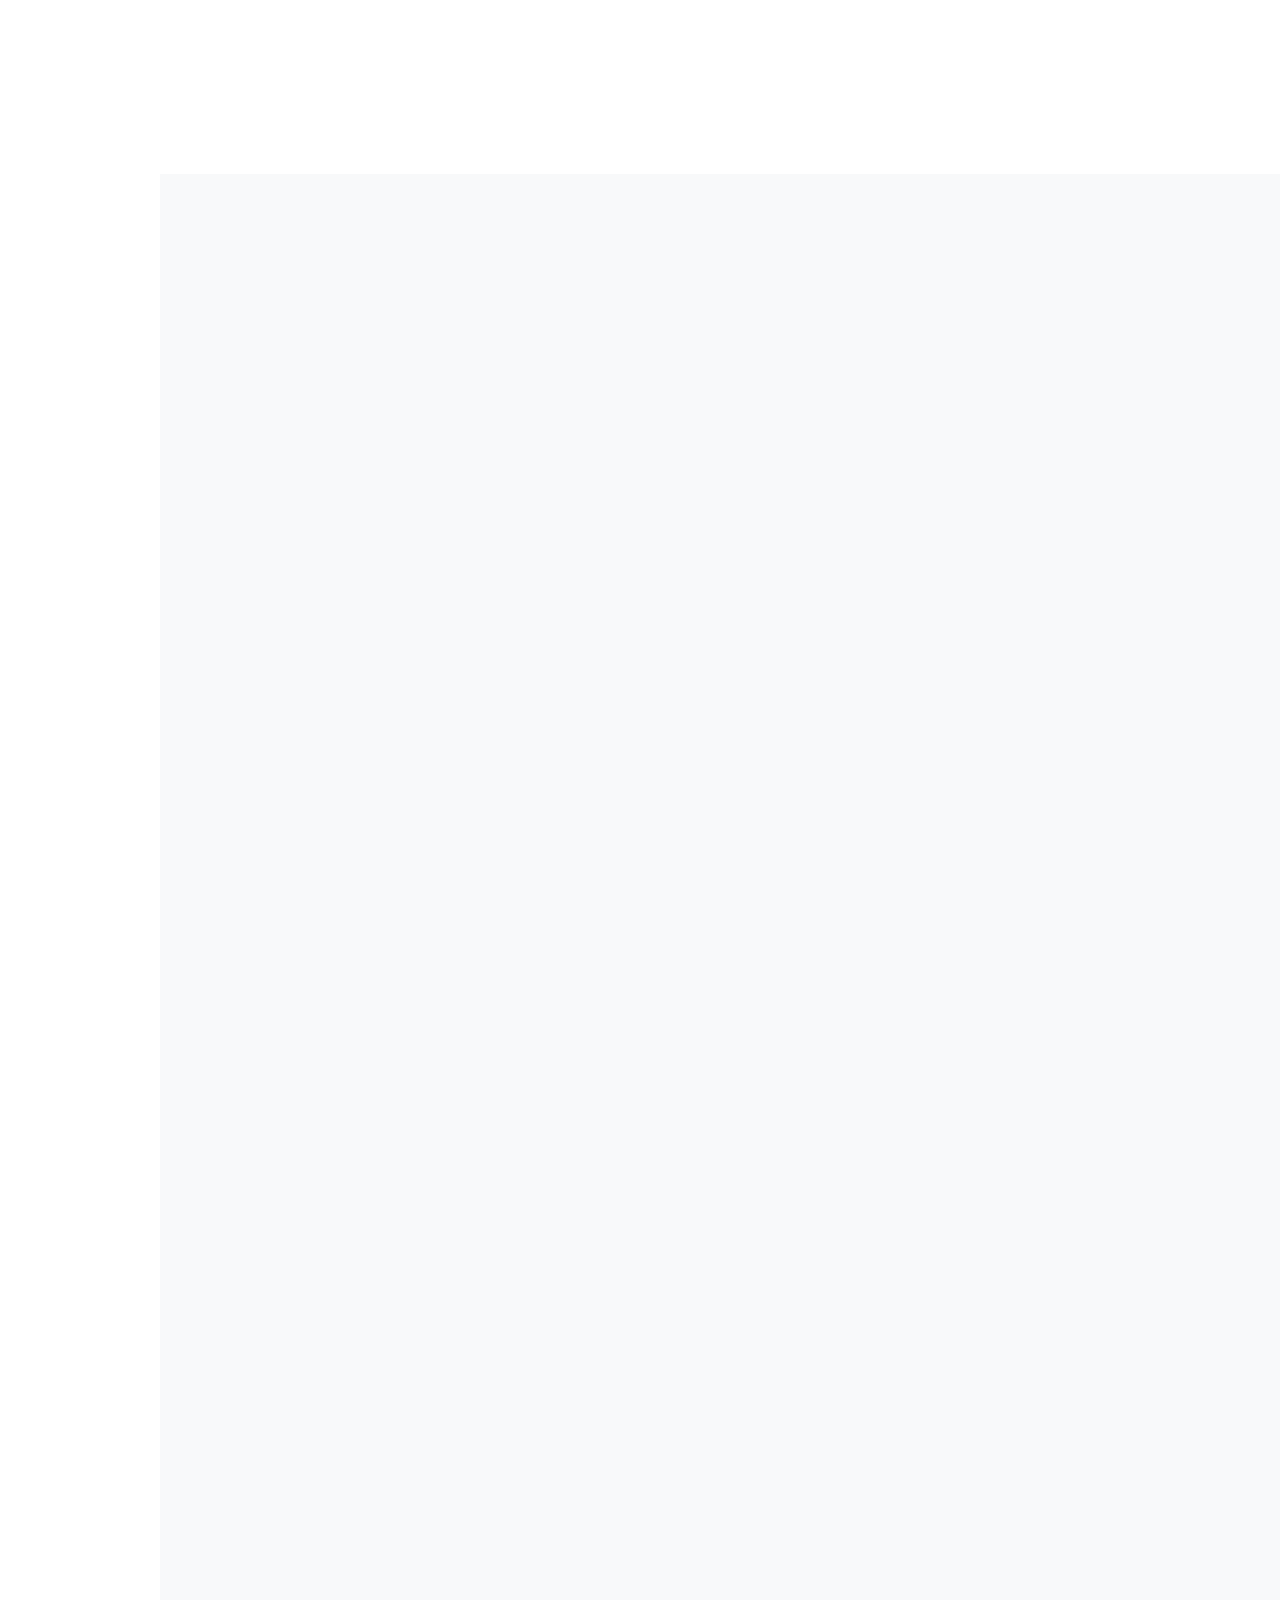
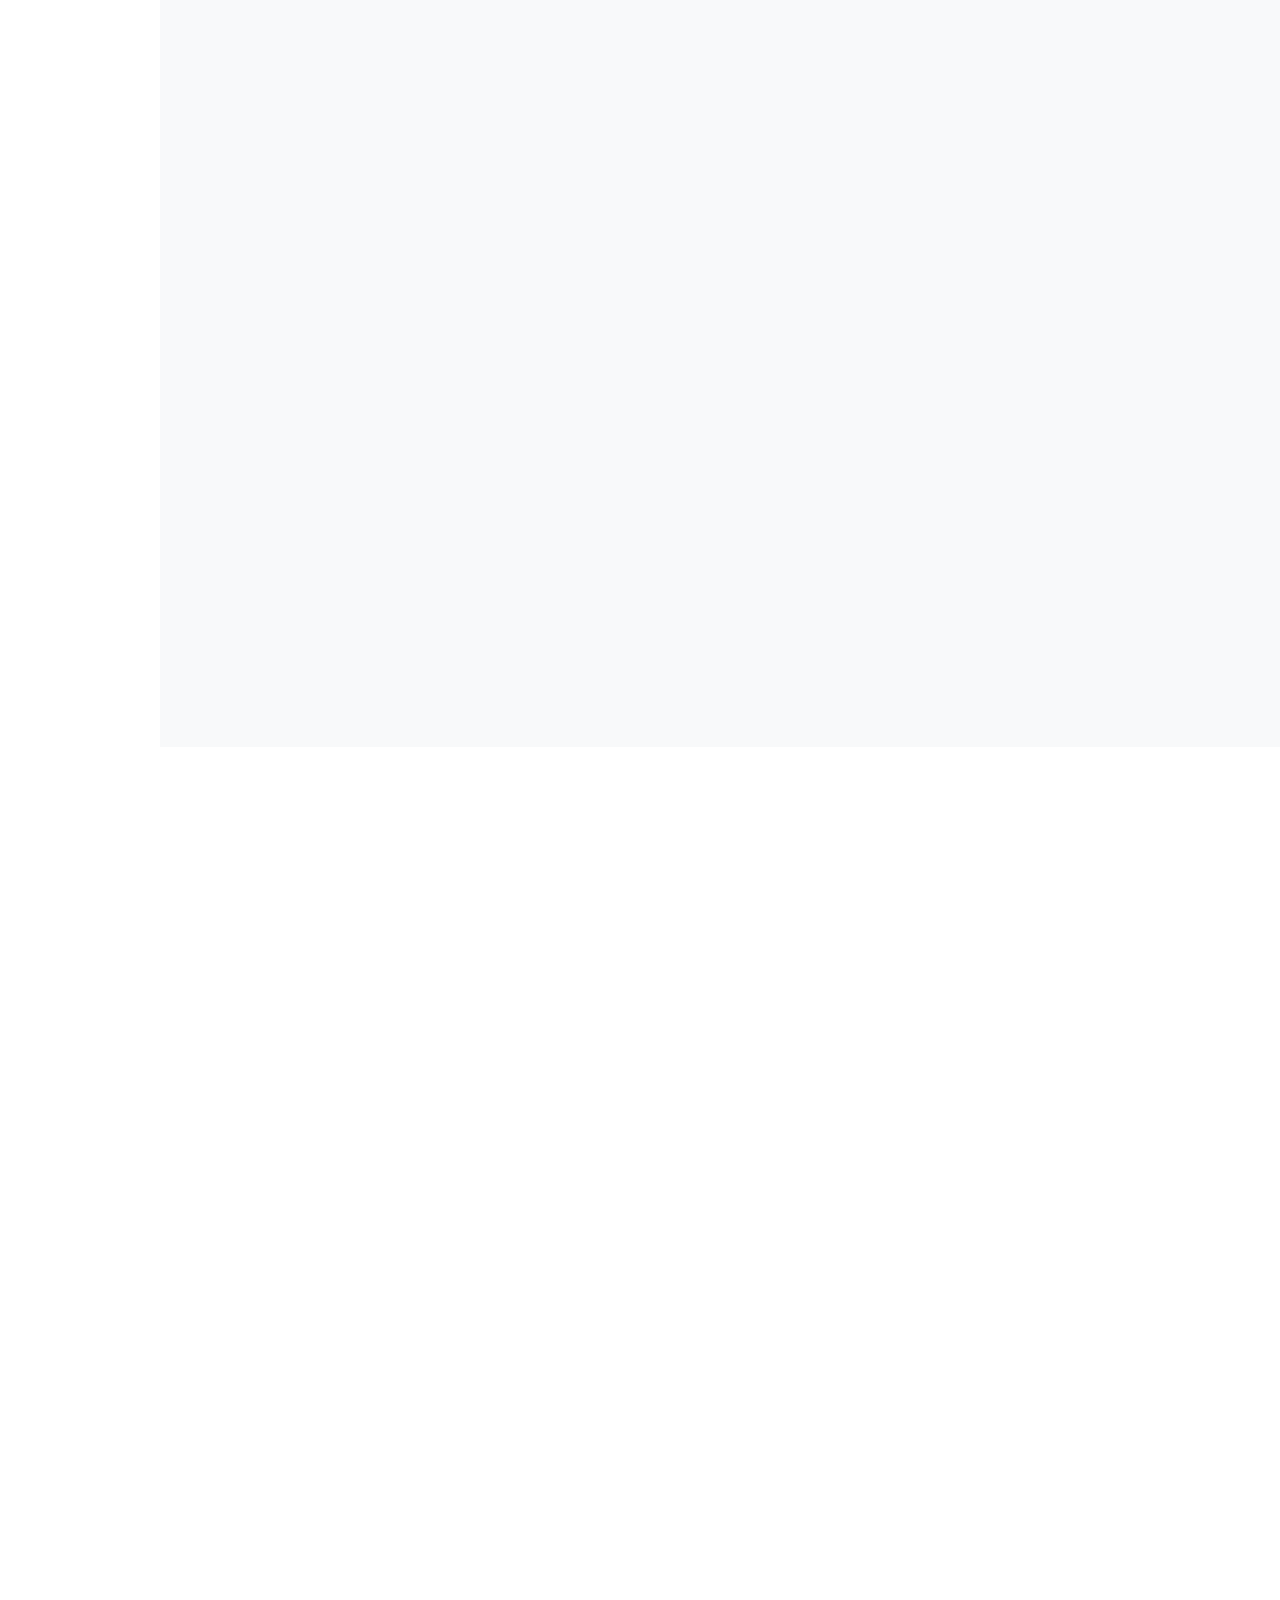
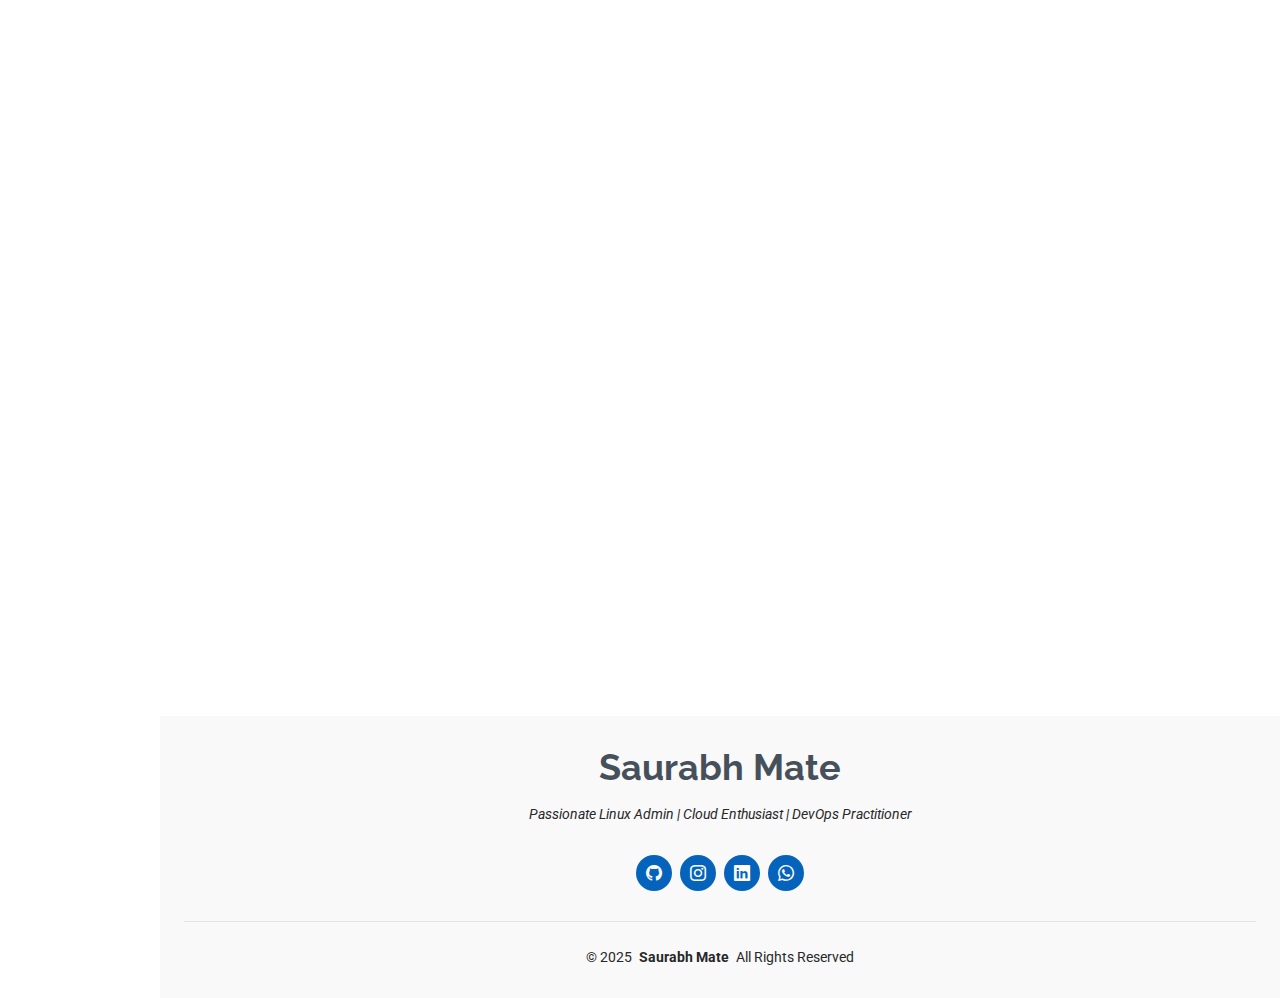
<file: html/index.html>
<!DOCTYPE html>
<html lang="en">

<head>
  <meta charset="utf-8">
  <meta content="width=device-width, initial-scale=1.0" name="viewport">
  <title>Saurabh Mate</title>
  <meta content="" name="description">
  <meta content="" name="keywords">

  <!-- Favicons -->
  <link href="assets/img/favicon1.jpeg" rel="icon">
  <link href="assets/img/apple-touch-icon.png" rel="apple-touch-icon">

  <!-- Fonts -->
  <link href="https://fonts.googleapis.com" rel="preconnect">
  <link href="https://fonts.gstatic.com" rel="preconnect" crossorigin>
  <link href="https://fonts.googleapis.com/css2?family=Roboto:ital,wght@0,100;0,300;0,400;0,500;0,700;0,900;1,100;1,300;1,400;1,500;1,700;1,900&family=Poppins:ital,wght@0,100;0,200;0,300;0,400;0,500;0,600;0,700;0,800;0,900;1,100;1,200;1,300;1,400;1,500;1,600;1,700;1,800;1,900&family=Raleway:ital,wght@0,100;0,200;0,300;0,400;0,500;0,600;0,700;0,800;0,900;1,100;1,200;1,300;1,400;1,500;1,600;1,700;1,800;1,900&display=swap" rel="stylesheet">

  <!-- Vendor CSS Files -->
  <link href="assets/vendor/bootstrap/css/bootstrap.min.css" rel="stylesheet">
  <link href="assets/vendor/bootstrap-icons/bootstrap-icons.css" rel="stylesheet">
  <link href="assets/vendor/aos/aos.css" rel="stylesheet">
  <link href="assets/vendor/glightbox/css/glightbox.min.css" rel="stylesheet">
  <link href="assets/vendor/swiper/swiper-bundle.min.css" rel="stylesheet">

  <!-- Main CSS File -->
  <link href="assets/css/main.css" rel="stylesheet">

  <!-- =======================================================
  * Template Name: MyResume
  * Template URL: https://bootstrapmade.com/free-html-bootstrap-template-my-resume/
  * Updated: Jun 29 2024 with Bootstrap v5.3.3
  * Author: BootstrapMade.com
  * License: https://bootstrapmade.com/license/
  ======================================================== -->
</head>

<body class="index-page">

  <header id="header" class="header d-flex flex-column justify-content-center">

    <i class="header-toggle d-xl-none bi bi-list"></i>

    <nav id="navmenu" class="navmenu">
      <ul>
        <li><a href="#hero" class="active"><i class="bi bi-house navicon"></i><span>Home</span></a></li>
        <li><a href="#about"><i class="bi bi-person navicon"></i><span>About</span></a></li>
        <li><a href="#resume"><i class="bi bi-file-earmark-text navicon"></i><span>Resume</span></a></li>
        <li><a href="#portfolio"><i class="bi bi-images navicon"></i><span>Portfolio</span></a></li>
        <li><a href="#services"><i class="bi bi-hdd-stack navicon"></i><span>Services</span></a></li>
        <li><a href="#blog"><i class="bi bi-pencil-square"></i><span>Blog</span></a></li>
        <li><a href="#contact"><i class="bi bi-envelope navicon"></i><span>Contact</span></a></li>
      </ul>
    </nav>

  </header>

  <main class="main">

    <!-- Hero Section -->
    <section id="hero" class="hero section light-background">

      <img src="assets/img/Background.jpeg" alt="">

      <div class="container" data-aos="zoom-out">
        <div class="row justify-content-center">
          <div class="col-lg-9">
            <h2>Saurabh Mate</h2>
            <p>I'm <span class="typed" data-typed-items="DevOps Engineer,Cloud Enthusiast, Freelancer, Photographer"></span><span class="typed-cursor typed-cursor--blink" aria-hidden="true"></span></p>
            <div class="social-links">
              <a href="https://wa.me/qr/CDR3RG7PULJIO1"><i class="bi bi-whatsapp"></i></a>
              <a href="https://github.com/saurabh-mate"><i class="bi bi-github"></i></a>
              <a href="https://www.instagram.com/100rabh___143?igsh=cGZtdnplejlpd3Vw"><i class="bi bi-instagram"></i></a>
              <a href="https://www.linkedin.com/in/saurabh-mate-44ba39322"><i class="bi bi-linkedin"></i></a>
            </div>
          </div>
        </div>
      </div>

    </section><!-- /Hero Section -->

   <!-- About Section -->
<section id="about" class="about section">

  <!-- Section Title -->
  <div class="container section-title" data-aos="fade-up">
    <h2>About Me</h2>
    <p>
      Hi, I'm <strong>Saurabh Mate</strong>, a <strong>DevOps Engineer & Linux Administrator</strong>. 
      Passionate about <strong>Cloud Computing, DevOps, and Automation</strong>, I strive to bridge the gap between 
      <strong>development and operations</strong> by implementing <strong>scalable, efficient, and secure cloud solutions</strong>.
    </p>
  </div><!-- End Section Title -->

  <div class="container" data-aos="fade-up" data-aos-delay="100">
    <div class="row gy-4 align-items-center">

      <!-- About Content (Left Side) -->
      <div class="col-md-7">
        <h3 class="text-primary">DevOps Engineer & Linux Administrator</h3>

        
        <div class="info">
          
          <p><i class="bi bi-person"></i> <strong>Age:</strong> 21</p>
          <p><i class="bi bi-mortarboard"></i> <strong>Degree:</strong> B.Tech - CSE (Cloud Technologies & Information Security)</p>
          <p><i class="bi bi-geo-alt"></i> <strong>Location:</strong> Nashik, India</p>
          <p><i class="bi bi-envelope"></i> <strong>Email:</strong> <a href="mailto:saurabhmate226@gmail.com">saurabhmate226@gmail.com</a></p>
          <p><i class="bi bi-briefcase"></i> <strong>Open to Work:</strong> Available for Freelance & DevOps Projects</p>
        </div>

        <!-- Call to Action -->
        <div class="text-center mt-4">
          <a href="#contact" class="btn btn-primary">Let's Connect</a>
        </div>
      </div><!-- End About Content -->

      <!-- Profile Image (Right Side) -->
      <div class="col-md-5 text-center">
        <img src="assets/img/profile_updated.jpeg" class="img-fluid shadow rounded" alt="Saurabh Mate">
      </div>

    </div>
  </div>

</section><!-- /About Section -->



    <!-- Stats Section -->
    
         

   <!-- Skills Section -->
<section id="skills" class="skills section">
  
  <!-- Section Title -->
  <div class="container section-title" data-aos="fade-up">
    <h2>Skills</h2>
    <p>Here are the technologies and tools I work with:</p>
  </div><!-- End Section Title -->

  <div class="container" data-aos="fade-up" data-aos-delay="100">
    <div class="row gy-4">
      
      <!-- Cloud & Infrastructure -->
      <div class="col-md-4">
        <div class="skill-card shadow-sm">
          <i class="bi bi-cloud h1 text-primary"></i>
          <h4 class="mt-3">Cloud & Infrastructure</h4>
          <p>AWS, Linux, Networking & Security Basics</p>
        </div>
      </div>

      <!-- DevOps & CI/CD -->
      <div class="col-md-4">
        <div class="skill-card shadow-sm">
          <i class="bi bi-tools h1 text-success"></i>
          <h4 class="mt-3">DevOps & CI/CD</h4>
          <p>Docker, Kubernetes, Git, GitHub, GitLab</p>
        </div>
      </div>

      <!-- Scripting & Automation -->
      <div class="col-md-4">
        <div class="skill-card shadow-sm">
          <i class="bi bi-terminal h1 text-warning"></i>
          <h4 class="mt-3">Scripting & Automation</h4>
          <p>Python, Bash, Infrastructure as Code</p>
        </div>
      </div>

    </div>
  </div>

</section><!-- /Skills Section -->




   <!-- Resume Section -->
<section id="resume" class="resume section">

  <!-- Section Title -->
  <div class="container section-title" data-aos="fade-up">
    <h2>Resume</h2>
    <p>A snapshot of my education and professional journey.</p>
  </div><!-- End Section Title -->

  <div class="container">
    <div class="row">

      <!-- Left Side: Summary & Education -->
      <div class="col-lg-6" data-aos="fade-up" data-aos-delay="100">
        
        <!-- Summary -->
        <h3 class="resume-title">Summary</h3>
        <div class="resume-item pb-0">
          <h4>Saurabh Mate</h4>
          <p><em>DevOps Engineer | Cloud Enthusiast | Linux Administrator</em></p>
          <ul>
            <li><i class="bi bi-geo-alt"></i> Nashik, India</li>
            <li><i class="bi bi-envelope"></i> <a href="mailto:saurabhmate226@gmail.com">saurabhmate226@gmail.com</a></li>
            <li><i class="bi bi-briefcase"></i> Open to Work: Freelance & DevOps Projects</li>
          </ul>
        </div><!-- End Resume Item -->

        <!-- Education -->
        <h3 class="resume-title">Education</h3>
        <div class="resume-item">
          <h4>B.Tech - CSE (Cloud Technologies & Information Security)</h4>
          <h5>2022 - Present</h5> <!-- Updated Year -->
          <p><em>Sandip University, Nashik</em></p>
          <p>Specialized in Cloud Computing & Information Security, with hands-on experience in AWS, Linux, and DevOps tools.</p>
        </div><!-- End Resume Item -->

        <div class="resume-item">
          <h4>HSC - Science</h4>
          <h5>2021 - 2022</h5>
          <p><em>Mount Valley Jr. College, Chhatrapati Sambhajinagar</em></p>
        </div><!-- End Resume Item -->

        <!-- Download Resume Button -->
        <div class="text-center mt-4">
          <a href="assets/Saurabh_Mate_Resume..pdf" class="btn btn-primary" download>Download Resume</a>
        </div>

      </div><!-- End Left Side -->

      <!-- Right Side: Professional Experience -->
      <div class="col-lg-6" data-aos="fade-up" data-aos-delay="200">
        
        <!-- Experience -->
        <h3 class="resume-title">Professional Experience</h3>

        <!-- DevOps Intern -->
        <div class="resume-item">
          <h4><img src="assets/img/tachyonbyte-logo.png" class="inline-logo"> DevOps Intern</h4> <!-- Logo before text -->
          <h5>Jan 2025 - Present</h5>
          <p><em>TachyonByte Technologies Pvt. Ltd., Nashik</em></p>
          <ul>
            <li>☁️ **AWS Cloud Services** – Deployed and managed instances using EC2, IAM, and S3.</li>
            <li>🐳 **Docker & Kubernetes** – Containerized applications and managed Kubernetes clusters.</li>
            <li>🐧 **Linux Administration** – Configured and optimized Linux servers for DevOps workflows.</li>
            <li>🚀 **CI/CD Pipelines** – Implemented Jenkins & GitHub Actions for automation.</li>
            <li>🔒 **Infrastructure Security** – Applied best practices to secure cloud and on-prem systems.</li>
          </ul>
        </div><!-- End Resume Item -->

        <!-- Open Source & Freelance Work -->
        <div class="resume-item">
          <h4><i class="bi bi-github"></i> Open Source Contributor & Freelancer</h4>
          <h5>2023 - Present</h5>
          <p><em>GitHub & Freelance Platforms</em></p>
          <ul>
            <li>🛠️ Contributed to **open-source DevOps projects** (Docker, Terraform, Ansible).</li>
            <li>💡 Developed **automation scripts** using Bash & Python.</li>
            <li>🔧 Assisted clients in **Dockerizing applications & setting up CI/CD pipelines.**</li>
          </ul>
        </div><!-- End Resume Item -->

      </div><!-- End Right Side -->

    </div>
  </div>

</section><!-- /Resume Section -->




<section id="portfolio" class="portfolio section-bg">
  <div class="container" data-aos="fade-up">
    <div class="section-title">
      <h2>My Projects</h2>
    </div>
    
    <div class="row">
      <!-- Portfolio Website Project -->
      <div class="col-lg-12" data-aos="fade-up" data-aos-delay="100">
        <h3 class="project-title">Portfolio Website</h3>
        <div class="row portfolio-container">
          <div class="col-lg-3 col-md-4 col-sm-6 portfolio-item" data-aos="zoom-in">
            <img src="assets/img/portfolio/project1_homepage.png" class="img-fluid" alt="Portfolio Homepage">
          </div>
          <div class="col-lg-3 col-md-4 col-sm-6 portfolio-item" data-aos="zoom-in">
            <img src="assets/img/portfolio/project1_about.png" class="img-fluid" alt="Portfolio About">
          </div>
          <div class="col-lg-3 col-md-4 col-sm-6 portfolio-item" data-aos="zoom-in">
            <img src="assets/img/portfolio/project1_files.png" class="img-fluid" alt="Portfolio Files">
          </div>
          <div class="col-lg-3 col-md-4 col-sm-6 portfolio-item" data-aos="zoom-in">
            <img src="assets/img/portfolio/project1_skill.png" class="img-fluid" alt="Portfolio Skills">
          </div>
        </div>
      </div>
      
      <!-- Flask Application Project -->
      <div class="col-lg-12" data-aos="fade-up" data-aos-delay="200">
        <h3 class="project-title">Flask Application</h3>
        <div class="row portfolio-container">
          <div class="col-lg-3 col-md-4 col-sm-6 portfolio-item" data-aos="zoom-in">
            <img src="assets/img/portfolio/project2_add.png" class="img-fluid" alt="Flask Add">
          </div>
          <div class="col-lg-3 col-md-4 col-sm-6 portfolio-item" data-aos="zoom-in">
            <img src="assets/img/portfolio/project2_cont.png" class="img-fluid" alt="Flask Contact">
          </div>
          <div class="col-lg-3 col-md-4 col-sm-6 portfolio-item" data-aos="zoom-in">
            <img src="assets/img/portfolio/project2_files.png" class="img-fluid" alt="Flask Files">
          </div>
          <div class="col-lg-3 col-md-4 col-sm-6 portfolio-item" data-aos="zoom-in">
            <img src="assets/img/portfolio/project2_hello.png" class="img-fluid" alt="Flask Hello">
          </div>
          <div class="col-lg-3 col-md-4 col-sm-6 portfolio-item" data-aos="zoom-in">
            <img src="assets/img/portfolio/project2_mult.png" class="img-fluid" alt="Flask Mult">
          </div>
        </div>
      </div>
    </div>
  </div>
</section>



<!-- ======= Services Section ======= -->
<section id="services" class="services section-bg">
  <div class="container" data-aos="fade-up">

      <div class="section-title">
          <h2>Services</h2>
          <p>Here are the professional services I offer to help you achieve your goals efficiently.</p>
      </div>

      <div class="service-cards">
          <!-- DevOps & CI/CD Automation -->
          <div class="service-card" data-aos="zoom-in" data-aos-delay="100">
              <div class="service-icon"><i class="bx bx-cog"></i></div>
              <h4>DevOps & CI/CD Automation</h4>
              <p>Setting up CI/CD pipelines using Docker, Kubernetes, Jenkins, and GitHub Actions for seamless software delivery.</p>
          </div>

          <!-- Cloud Computing & Infrastructure -->
          <div class="service-card" data-aos="zoom-in" data-aos-delay="200">
              <div class="service-icon"><i class="bx bx-cloud"></i></div>
              <h4>Cloud Computing & Infrastructure</h4>
              <p>Working with AWS, Azure, or GCP to manage cloud resources, security, and scalability.</p>
          </div>

          <!-- Linux System Administration -->
          <div class="service-card" data-aos="zoom-in" data-aos-delay="300">
              <div class="service-icon"><i class="bx bx-terminal"></i></div>
              <h4>Linux System Administration</h4>
              <p>Expert in server setup, shell scripting, and performance tuning. Managing security, networking, and automation on Linux-based systems.</p>
          </div>

          <!-- Web Development -->
          <div class="service-card" data-aos="zoom-in" data-aos-delay="400">
              <div class="service-icon"><i class="bx bx-code"></i></div>
              <h4>Web Development</h4>
              <p>Building responsive websites using HTML, CSS, JavaScript, and frameworks. Deploying web applications using Flask and Docker.</p>
          </div>
      </div>
  </div>
</section>
<!-- End Services Section -->

<style>
  .service-cards {
      display: flex;
      flex-direction: column;
      align-items: center;
      gap: 20px;
  }
  
  .service-card {
      background: #ffffff;
      padding: 20px;
      border-radius: 10px;
      box-shadow: 0px 4px 10px rgba(0, 0, 0, 0.1);
      text-align: center;
      transition: transform 0.3s ease, box-shadow 0.3s ease;
      width: 80%;
  }
  
  .service-card:hover {
      transform: translateY(-5px);
      box-shadow: 0px 6px 15px rgba(0, 0, 0, 0.2);
  }
  
  .service-icon {
      font-size: 40px;
      color: #007bff;
      margin-bottom: 10px;
  }
</style>

<!-- Blog Section -->
<section id="blog" class="blog section">
  <div class="container section-title" data-aos="fade-up">
    <h2>Blog</h2>
    <p>Explore my latest posts and articles on tech, coding, and project insights.</p>
  </div>

  <div class="container" data-aos="fade-up" data-aos-delay="100">
    <div class="row gy-4">

      <!-- Blog Card 1 -->
      <div class="col-lg-6">
        <div class="card h-100 shadow-sm border-0 blog-item transition-hover">
          <div class="card-body">
            <h5 class="card-title text-primary"><i class="bi bi-wrench-adjustable-circle"></i> Troubleshooting AWS WordPress Deployment</h5>
            <p class="card-text">
              Faced real-world deployment issues with EC2, RDS, and Ansible automation. Here's how I solved SSL, RDS access.
            </p>
            <a href="blog/aws-wordpress-troubleshooting.html" class="btn btn-outline-primary btn-sm mt-2">Read More</a>
          </div>
        </div>
      </div>

      <!-- Blog Card 2 (CI/CD) -->
      <div class="col-lg-6">
        <div class="card h-100 shadow-sm border-0 blog-item transition-hover">
          <div class="card-body">
            <h5 class="card-title text-primary"><i class="bi bi-gear"></i> CI/CD Automation for Portfolio</h5>
            <p class="card-text">
              How I automated Docker image deployment using GitLab CI/CD on a private server, solved multiple real-time errors, and completed the task successfully.
            </p>
            <a href="blog/cicd-portfolio.html" class="btn btn-outline-primary btn-sm mt-2">Read More</a>
          </div>
        </div>
      </div>
      
    </div>
  </div>
</section>




   <!-- Testimonials Section -->
<section id="testimonials" class="testimonials section">

  <!-- Section Title -->
  <div class="container section-title" data-aos="fade-up">
    <h2>Testimonials</h2>
    <p>What my colleagues and clients say about working with me.</p>
  </div><!-- End Section Title -->

  <div class="container" data-aos="fade-up" data-aos-delay="100">

    <div class="swiper init-swiper">
      <script type="application/json" class="swiper-config">
        {
          "loop": true,
          "speed": 600,
          "autoplay": {
            "delay": 5000
          },
          "slidesPerView": "auto",
          "pagination": {
            "el": ".swiper-pagination",
            "type": "bullets",
            "clickable": true
          }
        }
      </script>
      <div class="swiper-wrapper">

        <!-- Testimonial Item - Sanket Bhamre -->
        <div class="swiper-slide">
          <div class="testimonial-item">
            <div class="row gy-4 justify-content-center">
              <div class="col-lg-6">
                <div class="testimonial-content">
                  <p>
                    <i class="bi bi-quote quote-icon-left"></i>
                    <span>Working with Saurabh has been an enriching experience. His expertise in DevOps is remarkable, and his problem-solving skills make a significant impact on our projects.</span>
                    <i class="bi bi-quote quote-icon-right"></i>
                  </p>
                  <h3>Harshal Joshi</h3>
                  <h4> Junior DevOps Engineer , [Tachyonbyte Technologies]</h4>
                  <div class="stars">
                    <i class="bi bi-star-fill"></i><i class="bi bi-star-fill"></i><i class="bi bi-star-fill"></i><i class="bi bi-star-fill"></i><i class="bi bi-star-fill"></i>
                  </div>
                </div>
              </div>
              <div class="col-lg-2 text-center">
                <img src="assets/img/testimonials/Harshal-joshi.jpeg" class="img-fluid testimonial-img" alt="Harshal Joshi">
              </div>
            </div>
          </div>
        </div><!-- End Testimonial Item -->

      </div>
      <div class="swiper-pagination"></div>
    </div>
  </div>
</section>
<!-- End Testimonials Section -->


<!-- Contact Section -->
<section id="contact" class="contact section">
  <div class="container section-title" data-aos="fade-up">
    <h2>Contact</h2>
    <p>Feel free to get in touch with me for any inquiries or collaborations.</p>
  </div>

  <div class="container" data-aos="fade" data-aos-delay="100">
    <div class="row gy-4">
      <div class="col-lg-4">
        <div class="info-item d-flex" data-aos="fade-up" data-aos-delay="200">
          <i class="bi bi-geo-alt flex-shrink-0"></i>
          <div>
            <h3>Address</h3>
            <p>Nashik, Maharashtra</p>
          </div>
        </div>

        <div class="info-item d-flex" data-aos="fade-up" data-aos-delay="300">
          <i class="bi bi-telephone flex-shrink-0"></i>
          <div>
            <h3>Call Me</h3>
            <p>9422626860</p>
          </div>
        </div>

        <div class="info-item d-flex" data-aos="fade-up" data-aos-delay="400">
          <i class="bi bi-envelope flex-shrink-0"></i>
          <div>
            <h3>Email</h3>
            <p>saurabhmate226@gmail.com</p>
          </div>
        </div>
      </div>

      <div class="col-lg-8">
        <form action="https://formspree.io/f/xnnplknl" method="POST" data-aos="fade-up" data-aos-delay="200">
          <div class="row gy-4">
            <div class="col-md-6">
              <input type="text" name="name" class="form-control" placeholder="Your Name" required>
            </div>
            <div class="col-md-6">
              <input type="email" name="email" class="form-control" placeholder="Your Email" required>
            </div>
            <div class="col-md-12">
              <input type="text" name="subject" class="form-control" placeholder="Subject">
            </div>
            <div class="col-md-12">
              <textarea name="message" class="form-control" rows="6" placeholder="Message" required></textarea>
            </div>
            <div class="col-md-12 text-center">
              <button type="submit" class="btn btn-primary">Send Message</button>
            </div>
          </div>
        </form>
      </div>
    </div>
  </div>
</section>
<!-- End Contact Section -->



<footer id="footer" class="footer position-relative light-background">
  <div class="container">
    <h3 class="sitename">Saurabh Mate</h3>
    <p>Passionate Linux Admin | Cloud Enthusiast | DevOps Practitioner</p>
    <div class="social-links d-flex justify-content-center">
      <a href="https://github.com/saurabh-mate"><i class="bi bi-github"></i></a>
      <a href="https://www.instagram.com/100rabh___143?igsh=cGZtdnplejlpd3Vw"><i class="bi bi-instagram"></i></a>
      <a href="https://www.linkedin.com/in/saurabh-mate-44ba39322"><i class="bi bi-linkedin"></i></a>
      <a href="https://wa.me/qr/CDR3RG7PULJIO1"><i class="bi bi-whatsapp"></i></a>
    </div>
    <div class="container">
      <div class="copyright">
        <span>&copy; 2025</span> <strong class="px-1 sitename">Saurabh Mate</strong> <span>All Rights Reserved</span>
      </div>
    </div>
  </div>
</footer>
<!-- Scroll Top -->
<a href="#" id="scroll-top" class="scroll-top d-flex align-items-center justify-content-center"><i class="bi bi-arrow-up-short"></i></a>
<!-- Preloader -->
<div id="preloader"></div>
<!-- Vendor JS Files -->
<script src="assets/vendor/bootstrap/js/bootstrap.bundle.min.js"></script>
<script src="assets/vendor/php-email-form/validate.js"></script>
<script src="assets/vendor/aos/aos.js"></script>
<script src="assets/vendor/typed.js/typed.umd.js"></script>
<script src="assets/vendor/purecounter/purecounter_vanilla.js"></script>
<script src="assets/vendor/waypoints/noframework.waypoints.js"></script>
<script src="assets/vendor/glightbox/js/glightbox.min.js"></script>
<script src="assets/vendor/imagesloaded/imagesloaded.pkgd.min.js"></script>
<script src="assets/vendor/isotope-layout/isotope.pkgd.min.js"></script>
<script src="assets/vendor/swiper/swiper-bundle.min.js"></script>
<!-- Main JS File -->
<script src="assets/js/main.js"></script>
</body>
</html>
</file>
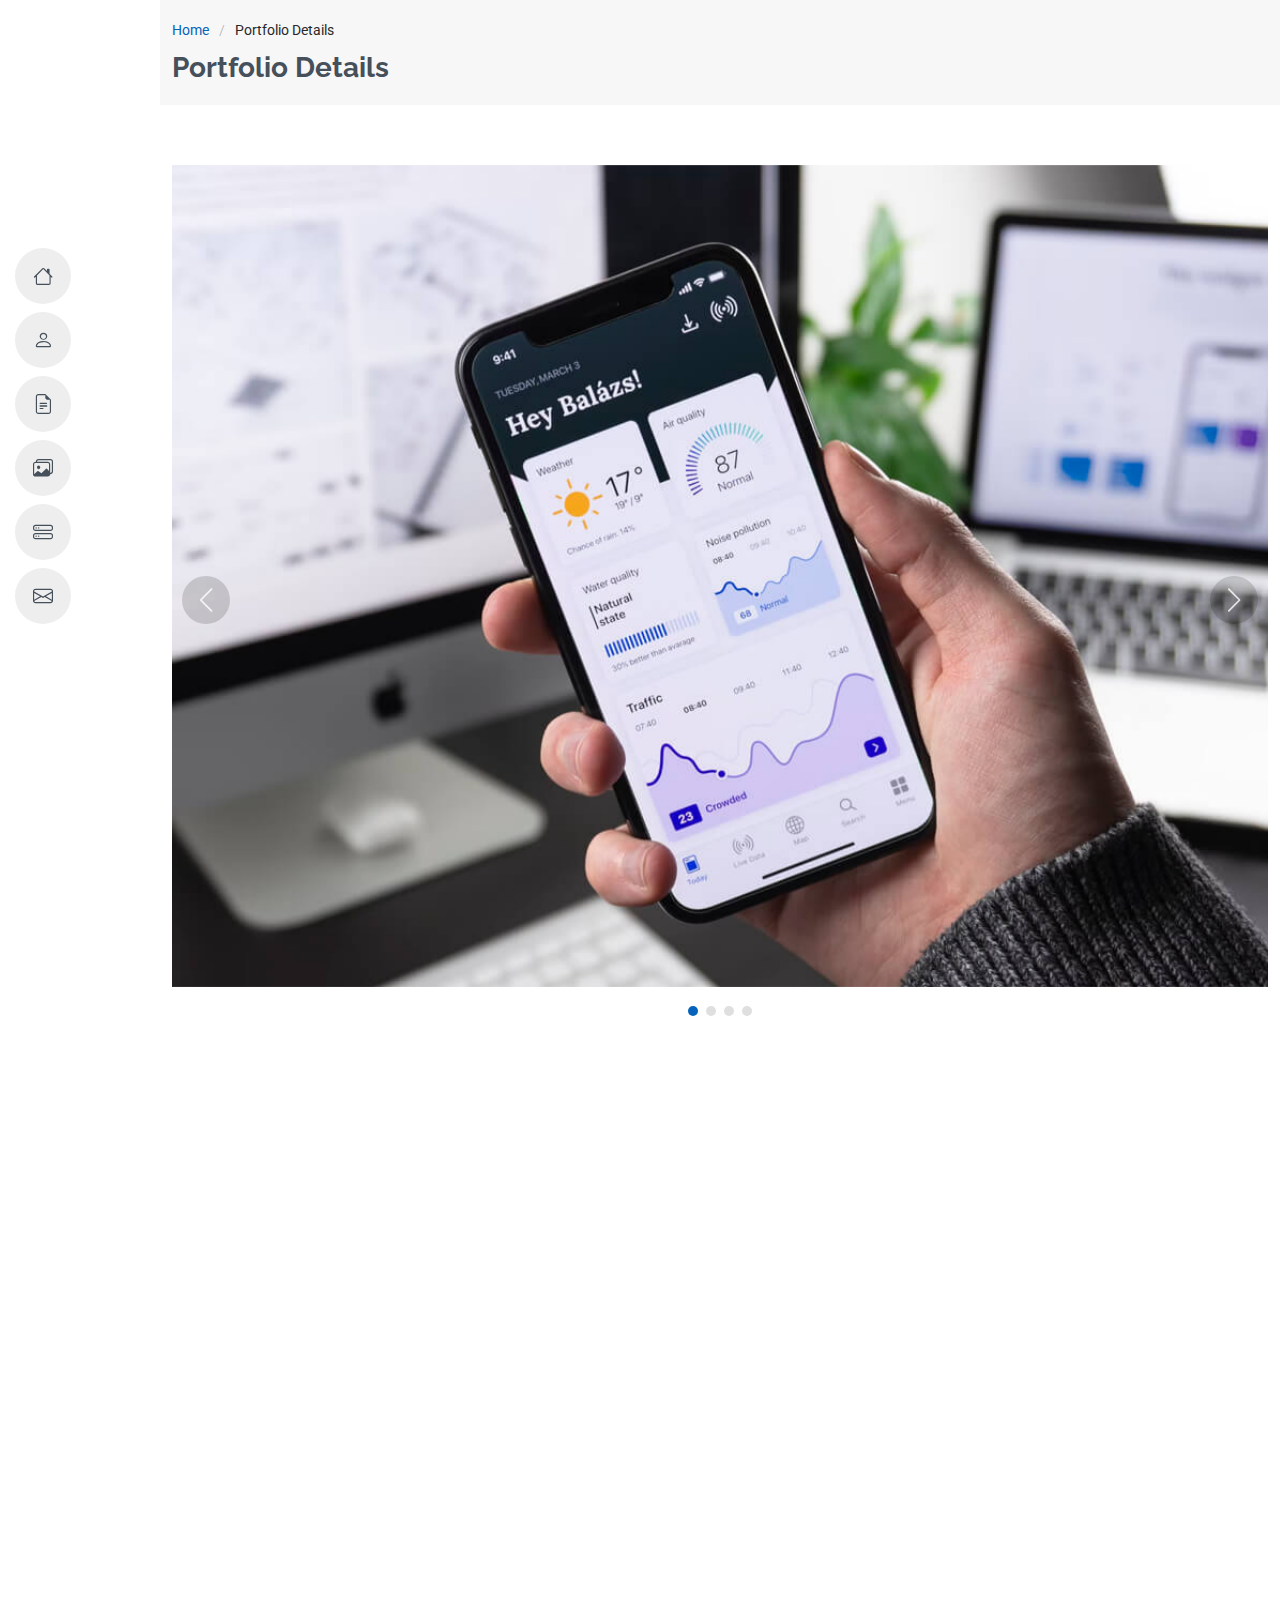
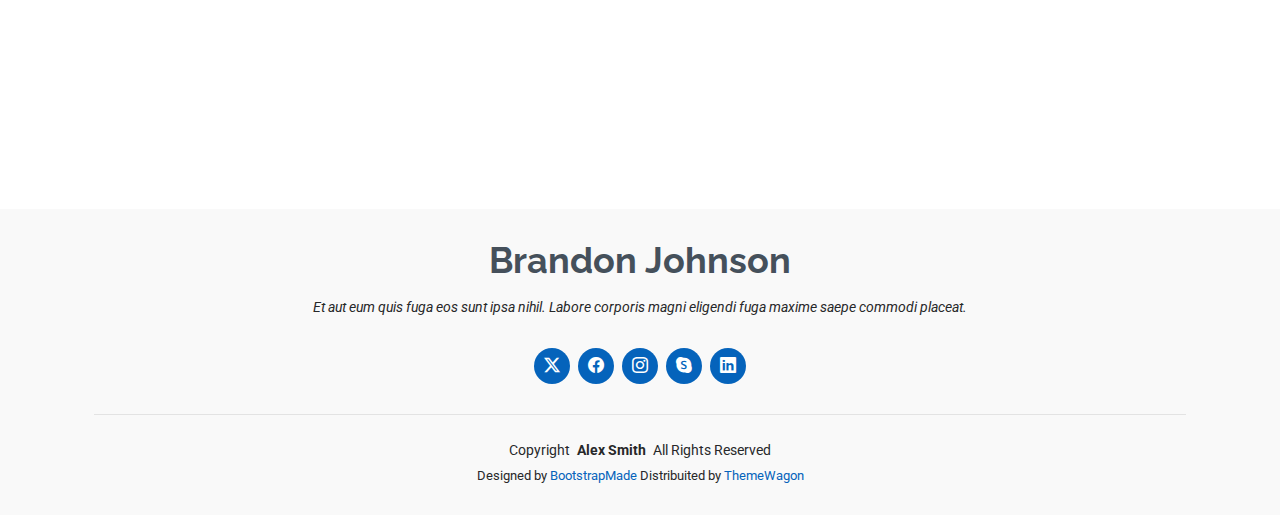
<file: html.1/portfolio-details.html>
<!DOCTYPE html>
<html lang="en">

<head>
  <meta charset="utf-8">
  <meta content="width=device-width, initial-scale=1.0" name="viewport">
  <title>Portfolio Details - MyResume Bootstrap Template</title>
  <meta content="" name="description">
  <meta content="" name="keywords">

  <!-- Favicons -->
  <link href="assets/img/favicon.png" rel="icon">
  <link href="assets/img/apple-touch-icon.png" rel="apple-touch-icon">

  <!-- Fonts -->
  <link href="https://fonts.googleapis.com" rel="preconnect">
  <link href="https://fonts.gstatic.com" rel="preconnect" crossorigin>
  <link href="https://fonts.googleapis.com/css2?family=Roboto:ital,wght@0,100;0,300;0,400;0,500;0,700;0,900;1,100;1,300;1,400;1,500;1,700;1,900&family=Poppins:ital,wght@0,100;0,200;0,300;0,400;0,500;0,600;0,700;0,800;0,900;1,100;1,200;1,300;1,400;1,500;1,600;1,700;1,800;1,900&family=Raleway:ital,wght@0,100;0,200;0,300;0,400;0,500;0,600;0,700;0,800;0,900;1,100;1,200;1,300;1,400;1,500;1,600;1,700;1,800;1,900&display=swap" rel="stylesheet">

  <!-- Vendor CSS Files -->
  <link href="assets/vendor/bootstrap/css/bootstrap.min.css" rel="stylesheet">
  <link href="assets/vendor/bootstrap-icons/bootstrap-icons.css" rel="stylesheet">
  <link href="assets/vendor/aos/aos.css" rel="stylesheet">
  <link href="assets/vendor/glightbox/css/glightbox.min.css" rel="stylesheet">
  <link href="assets/vendor/swiper/swiper-bundle.min.css" rel="stylesheet">

  <!-- Main CSS File -->
  <link href="assets/css/main.css" rel="stylesheet">

  <!-- =======================================================
  * Template Name: MyResume
  * Template URL: https://bootstrapmade.com/free-html-bootstrap-template-my-resume/
  * Updated: Jun 29 2024 with Bootstrap v5.3.3
  * Author: BootstrapMade.com
  * License: https://bootstrapmade.com/license/
  ======================================================== -->
</head>

<body class="portfolio-details-page">

  <header id="header" class="header d-flex flex-column justify-content-center">

    <i class="header-toggle d-xl-none bi bi-list"></i>

    <nav id="navmenu" class="navmenu">
      <ul>
        <li><a href="#hero"><i class="bi bi-house navicon"></i><span>Home</span></a></li>
        <li><a href="#about"><i class="bi bi-person navicon"></i><span>About</span></a></li>
        <li><a href="#resume"><i class="bi bi-file-earmark-text navicon"></i><span>Resume</span></a></li>
        <li><a href="#portfolio"><i class="bi bi-images navicon"></i><span>Portfolio</span></a></li>
        <li><a href="#services"><i class="bi bi-hdd-stack navicon"></i><span>Services</span></a></li>
        <li><a href="#contact"><i class="bi bi-envelope navicon"></i><span>Contact</span></a></li>
      </ul>
    </nav>

  </header>

  <main class="main">

    <!-- Page Title -->
    <div class="page-title" data-aos="fade">
      <div class="container">
        <nav class="breadcrumbs">
          <ol>
            <li><a href="index.html">Home</a></li>
            <li class="current">Portfolio Details</li>
          </ol>
        </nav>
        <h1>Portfolio Details</h1>
      </div>
    </div><!-- End Page Title -->

    <!-- Portfolio Details Section -->
    <section id="portfolio-details" class="portfolio-details section">

      <div class="container" data-aos="fade-up">

        <div class="portfolio-details-slider swiper init-swiper">
          <script type="application/json" class="swiper-config">
            {
              "loop": true,
              "speed": 600,
              "autoplay": {
                "delay": 5000
              },
              "slidesPerView": "auto",
              "navigation": {
                "nextEl": ".swiper-button-next",
                "prevEl": ".swiper-button-prev"
              },
              "pagination": {
                "el": ".swiper-pagination",
                "type": "bullets",
                "clickable": true
              }
            }
          </script>
          <div class="swiper-wrapper align-items-center">

            <div class="swiper-slide">
              <img src="assets/img/portfolio/app-1.jpg" alt="">
            </div>

            <div class="swiper-slide">
              <img src="assets/img/portfolio/product-1.jpg" alt="">
            </div>

            <div class="swiper-slide">
              <img src="assets/img/portfolio/branding-1.jpg" alt="">
            </div>

            <div class="swiper-slide">
              <img src="assets/img/portfolio/books-1.jpg" alt="">
            </div>

          </div>
          <div class="swiper-button-prev"></div>
          <div class="swiper-button-next"></div>
          <div class="swiper-pagination"></div>
        </div>

        <div class="row justify-content-between gy-4 mt-4">

          <div class="col-lg-8" data-aos="fade-up">
            <div class="portfolio-description">
              <h2>This is an example of portfolio details</h2>
              <p>
                Autem ipsum nam porro corporis rerum. Quis eos dolorem eos itaque inventore commodi labore quia quia. Exercitationem repudiandae officiis neque suscipit non officia eaque itaque enim. Voluptatem officia accusantium nesciunt est omnis tempora consectetur dignissimos. Sequi nulla at esse enim cum deserunt eius.
              </p>
              <p>
                Amet consequatur qui dolore veniam voluptatem voluptatem sit. Non aspernatur atque natus ut cum nam et. Praesentium error dolores rerum minus sequi quia veritatis eum. Eos et doloribus doloremque nesciunt molestiae laboriosam.
              </p>

              <div class="testimonial-item">
                <p>
                  <i class="bi bi-quote quote-icon-left"></i>
                  <span>Export tempor illum tamen malis malis eram quae irure esse labore quem cillum quid cillum eram malis quorum velit fore eram velit sunt aliqua noster fugiat irure amet legam anim culpa.</span>
                  <i class="bi bi-quote quote-icon-right"></i>
                </p>
                <div>
                  <img src="assets/img/testimonials/testimonials-2.jpg" class="testimonial-img" alt="">
                  <h3>Sara Wilsson</h3>
                  <h4>Designer</h4>
                </div>
              </div>

              <p>
                Impedit ipsum quae et aliquid doloribus et voluptatem quasi. Perspiciatis occaecati earum et magnam animi. Quibusdam non qui ea vitae suscipit vitae sunt. Repudiandae incidunt cumque minus deserunt assumenda tempore. Delectus voluptas necessitatibus est.
              </p>

              <p>
                Sunt voluptatum sapiente facilis quo odio aut ipsum repellat debitis. Molestiae et autem libero. Explicabo et quod necessitatibus similique quis dolor eum. Numquam eaque praesentium rem et qui nesciunt.
              </p>

            </div>
          </div>

          <div class="col-lg-3" data-aos="fade-up" data-aos-delay="100">
            <div class="portfolio-info">
              <h3>Project information</h3>
              <ul>
                <li><strong>Category</strong> Web design</li>
                <li><strong>Client</strong> ASU Company</li>
                <li><strong>Project date</strong> 01 March, 2020</li>
                <li><strong>Project URL</strong> <a href="#">www.example.com</a></li>
                <li><a href="#" class="btn-visit align-self-start">Visit Website</a></li>
              </ul>
            </div>
          </div>

        </div>

      </div>

    </section><!-- /Portfolio Details Section -->

  </main>

  <footer id="footer" class="footer position-relative light-background">
    <div class="container">
      <h3 class="sitename">Brandon Johnson</h3>
      <p>Et aut eum quis fuga eos sunt ipsa nihil. Labore corporis magni eligendi fuga maxime saepe commodi placeat.</p>
      <div class="social-links d-flex justify-content-center">
        <a href=""><i class="bi bi-twitter-x"></i></a>
        <a href=""><i class="bi bi-facebook"></i></a>
        <a href=""><i class="bi bi-instagram"></i></a>
        <a href=""><i class="bi bi-skype"></i></a>
        <a href=""><i class="bi bi-linkedin"></i></a>
      </div>
      <div class="container">
        <div class="copyright">
          <span>Copyright</span> <strong class="px-1 sitename">Alex Smith</strong> <span>All Rights Reserved</span>
        </div>
        <div class="credits">
          <!-- All the links in the footer should remain intact. -->
          <!-- You can delete the links only if you've purchased the pro version. -->
          <!-- Licensing information: https://bootstrapmade.com/license/ -->
          <!-- Purchase the pro version with working PHP/AJAX contact form: [buy-url] -->
          Designed by <a href="https://bootstrapmade.com/">BootstrapMade</a> Distribuited by <a href="https://themewagon.com">ThemeWagon</a>
        </div>
      </div>
    </div>
  </footer>

  <!-- Scroll Top -->
  <a href="#" id="scroll-top" class="scroll-top d-flex align-items-center justify-content-center"><i class="bi bi-arrow-up-short"></i></a>

  <!-- Preloader -->
  <div id="preloader"></div>

  <!-- Vendor JS Files -->
  <script src="assets/vendor/bootstrap/js/bootstrap.bundle.min.js"></script>
  <script src="assets/vendor/php-email-form/validate.js"></script>
  <script src="assets/vendor/aos/aos.js"></script>
  <script src="assets/vendor/typed.js/typed.umd.js"></script>
  <script src="assets/vendor/purecounter/purecounter_vanilla.js"></script>
  <script src="assets/vendor/waypoints/noframework.waypoints.js"></script>
  <script src="assets/vendor/glightbox/js/glightbox.min.js"></script>
  <script src="assets/vendor/imagesloaded/imagesloaded.pkgd.min.js"></script>
  <script src="assets/vendor/isotope-layout/isotope.pkgd.min.js"></script>
  <script src="assets/vendor/swiper/swiper-bundle.min.js"></script>

  <!-- Main JS File -->
  <script src="assets/js/main.js"></script>

</body>

</html>
</file>
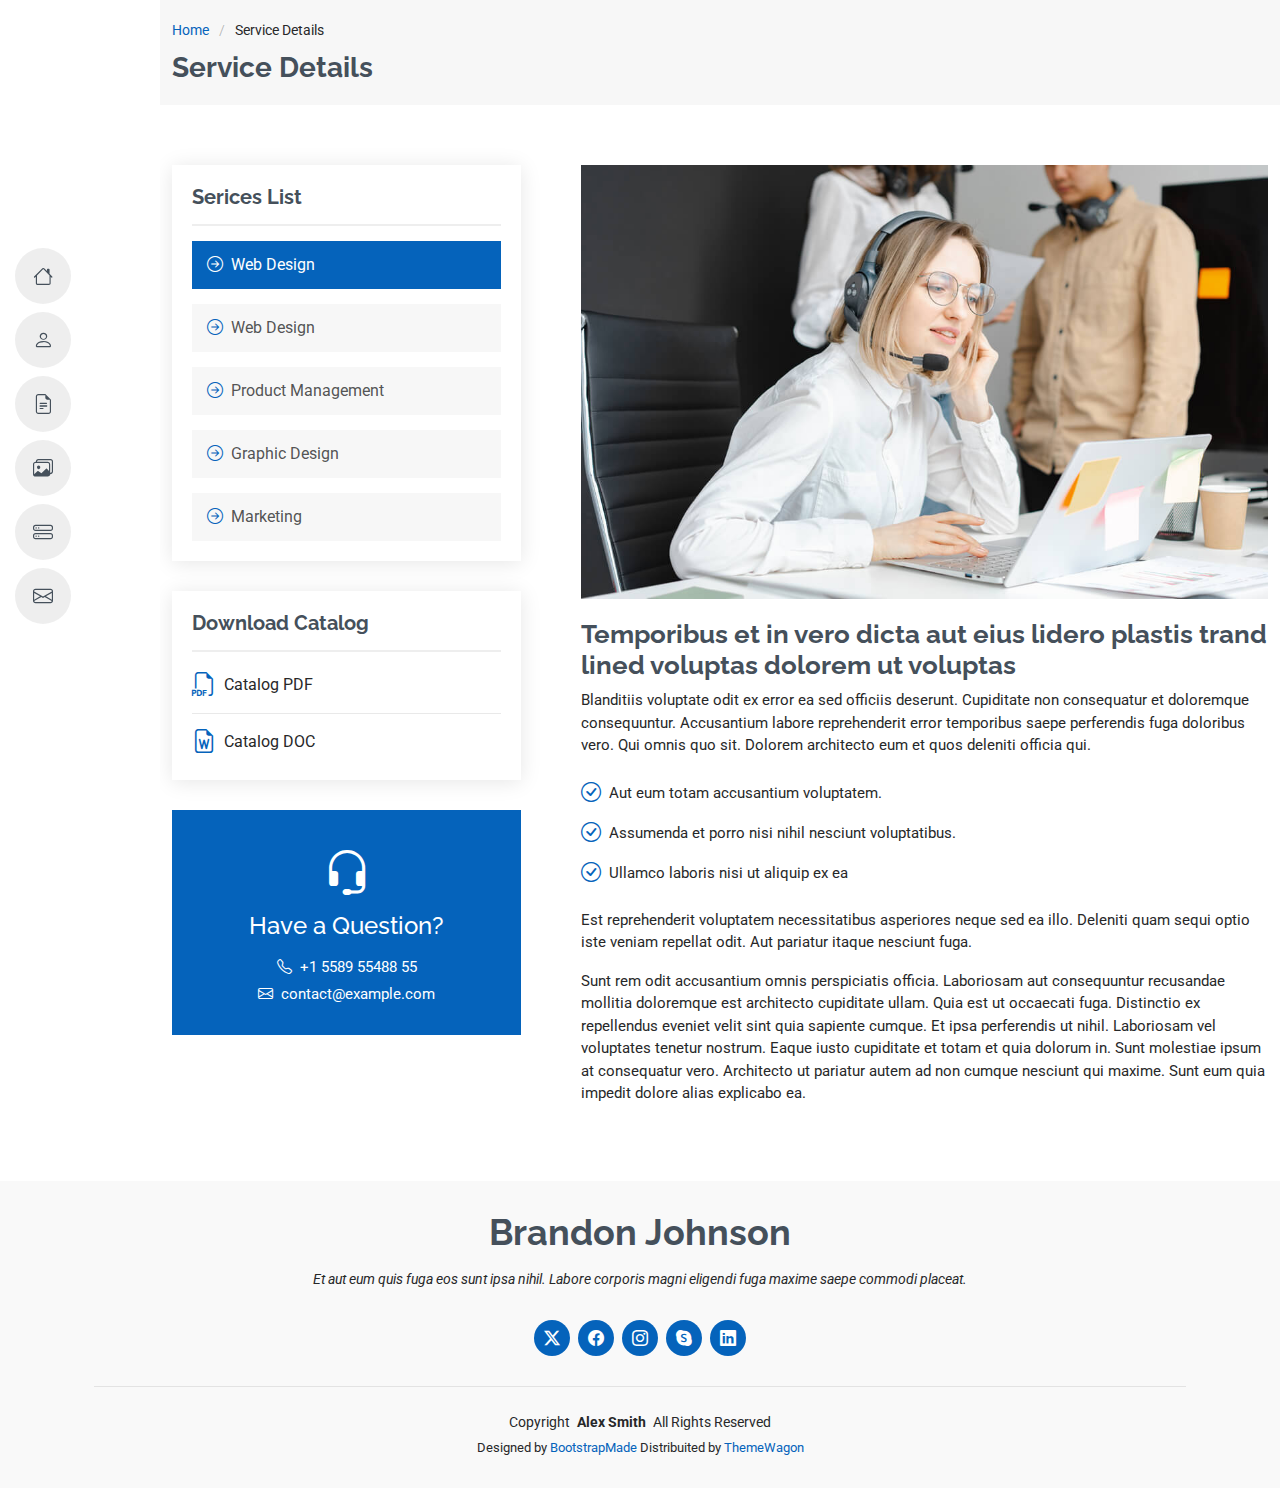
<file: html.1/service-details.html>
<!DOCTYPE html>
<html lang="en">

<head>
  <meta charset="utf-8">
  <meta content="width=device-width, initial-scale=1.0" name="viewport">
  <title>Service Details - MyResume Bootstrap Template</title>
  <meta content="" name="description">
  <meta content="" name="keywords">

  <!-- Favicons -->
  <link href="assets/img/favicon.png" rel="icon">
  <link href="assets/img/apple-touch-icon.png" rel="apple-touch-icon">

  <!-- Fonts -->
  <link href="https://fonts.googleapis.com" rel="preconnect">
  <link href="https://fonts.gstatic.com" rel="preconnect" crossorigin>
  <link href="https://fonts.googleapis.com/css2?family=Roboto:ital,wght@0,100;0,300;0,400;0,500;0,700;0,900;1,100;1,300;1,400;1,500;1,700;1,900&family=Poppins:ital,wght@0,100;0,200;0,300;0,400;0,500;0,600;0,700;0,800;0,900;1,100;1,200;1,300;1,400;1,500;1,600;1,700;1,800;1,900&family=Raleway:ital,wght@0,100;0,200;0,300;0,400;0,500;0,600;0,700;0,800;0,900;1,100;1,200;1,300;1,400;1,500;1,600;1,700;1,800;1,900&display=swap" rel="stylesheet">

  <!-- Vendor CSS Files -->
  <link href="assets/vendor/bootstrap/css/bootstrap.min.css" rel="stylesheet">
  <link href="assets/vendor/bootstrap-icons/bootstrap-icons.css" rel="stylesheet">
  <link href="assets/vendor/aos/aos.css" rel="stylesheet">
  <link href="assets/vendor/glightbox/css/glightbox.min.css" rel="stylesheet">
  <link href="assets/vendor/swiper/swiper-bundle.min.css" rel="stylesheet">

  <!-- Main CSS File -->
  <link href="assets/css/main.css" rel="stylesheet">

  <!-- =======================================================
  * Template Name: MyResume
  * Template URL: https://bootstrapmade.com/free-html-bootstrap-template-my-resume/
  * Updated: Jun 29 2024 with Bootstrap v5.3.3
  * Author: BootstrapMade.com
  * License: https://bootstrapmade.com/license/
  ======================================================== -->
</head>

<body class="service-details-page">

  <header id="header" class="header d-flex flex-column justify-content-center">

    <i class="header-toggle d-xl-none bi bi-list"></i>

    <nav id="navmenu" class="navmenu">
      <ul>
        <li><a href="#hero"><i class="bi bi-house navicon"></i><span>Home</span></a></li>
        <li><a href="#about"><i class="bi bi-person navicon"></i><span>About</span></a></li>
        <li><a href="#resume"><i class="bi bi-file-earmark-text navicon"></i><span>Resume</span></a></li>
        <li><a href="#portfolio"><i class="bi bi-images navicon"></i><span>Portfolio</span></a></li>
        <li><a href="#services"><i class="bi bi-hdd-stack navicon"></i><span>Services</span></a></li>
        <li><a href="#contact"><i class="bi bi-envelope navicon"></i><span>Contact</span></a></li>
      </ul>
    </nav>

  </header>

  <main class="main">

    <!-- Page Title -->
    <div class="page-title" data-aos="fade">
      <div class="container">
        <nav class="breadcrumbs">
          <ol>
            <li><a href="index.html">Home</a></li>
            <li class="current">Service Details</li>
          </ol>
        </nav>
        <h1>Service Details</h1>
      </div>
    </div><!-- End Page Title -->

    <!-- Service Details Section -->
    <section id="service-details" class="service-details section">

      <div class="container">

        <div class="row gy-5">

          <div class="col-lg-4" data-aos="fade-up" data-aos-delay="100">

            <div class="service-box">
              <h4>Serices List</h4>
              <div class="services-list">
                <a href="#" class="active"><i class="bi bi-arrow-right-circle"></i><span>Web Design</span></a>
                <a href="#"><i class="bi bi-arrow-right-circle"></i><span>Web Design</span></a>
                <a href="#"><i class="bi bi-arrow-right-circle"></i><span>Product Management</span></a>
                <a href="#"><i class="bi bi-arrow-right-circle"></i><span>Graphic Design</span></a>
                <a href="#"><i class="bi bi-arrow-right-circle"></i><span>Marketing</span></a>
              </div>
            </div><!-- End Services List -->

            <div class="service-box">
              <h4>Download Catalog</h4>
              <div class="download-catalog">
                <a href="#"><i class="bi bi-filetype-pdf"></i><span>Catalog PDF</span></a>
                <a href="#"><i class="bi bi-file-earmark-word"></i><span>Catalog DOC</span></a>
              </div>
            </div><!-- End Services List -->

            <div class="help-box d-flex flex-column justify-content-center align-items-center">
              <i class="bi bi-headset help-icon"></i>
              <h4>Have a Question?</h4>
              <p class="d-flex align-items-center mt-2 mb-0"><i class="bi bi-telephone me-2"></i> <span>+1 5589 55488 55</span></p>
              <p class="d-flex align-items-center mt-1 mb-0"><i class="bi bi-envelope me-2"></i> <a href="mailto:contact@example.com">contact@example.com</a></p>
            </div>

          </div>

          <div class="col-lg-8 ps-lg-5" data-aos="fade-up" data-aos-delay="200">
            <img src="assets/img/services.jpg" alt="" class="img-fluid services-img">
            <h3>Temporibus et in vero dicta aut eius lidero plastis trand lined voluptas dolorem ut voluptas</h3>
            <p>
              Blanditiis voluptate odit ex error ea sed officiis deserunt. Cupiditate non consequatur et doloremque consequuntur. Accusantium labore reprehenderit error temporibus saepe perferendis fuga doloribus vero. Qui omnis quo sit. Dolorem architecto eum et quos deleniti officia qui.
            </p>
            <ul>
              <li><i class="bi bi-check-circle"></i> <span>Aut eum totam accusantium voluptatem.</span></li>
              <li><i class="bi bi-check-circle"></i> <span>Assumenda et porro nisi nihil nesciunt voluptatibus.</span></li>
              <li><i class="bi bi-check-circle"></i> <span>Ullamco laboris nisi ut aliquip ex ea</span></li>
            </ul>
            <p>
              Est reprehenderit voluptatem necessitatibus asperiores neque sed ea illo. Deleniti quam sequi optio iste veniam repellat odit. Aut pariatur itaque nesciunt fuga.
            </p>
            <p>
              Sunt rem odit accusantium omnis perspiciatis officia. Laboriosam aut consequuntur recusandae mollitia doloremque est architecto cupiditate ullam. Quia est ut occaecati fuga. Distinctio ex repellendus eveniet velit sint quia sapiente cumque. Et ipsa perferendis ut nihil. Laboriosam vel voluptates tenetur nostrum. Eaque iusto cupiditate et totam et quia dolorum in. Sunt molestiae ipsum at consequatur vero. Architecto ut pariatur autem ad non cumque nesciunt qui maxime. Sunt eum quia impedit dolore alias explicabo ea.
            </p>
          </div>

        </div>

      </div>

    </section><!-- /Service Details Section -->

  </main>

  <footer id="footer" class="footer position-relative light-background">
    <div class="container">
      <h3 class="sitename">Brandon Johnson</h3>
      <p>Et aut eum quis fuga eos sunt ipsa nihil. Labore corporis magni eligendi fuga maxime saepe commodi placeat.</p>
      <div class="social-links d-flex justify-content-center">
        <a href=""><i class="bi bi-twitter-x"></i></a>
        <a href=""><i class="bi bi-facebook"></i></a>
        <a href=""><i class="bi bi-instagram"></i></a>
        <a href=""><i class="bi bi-skype"></i></a>
        <a href=""><i class="bi bi-linkedin"></i></a>
      </div>
      <div class="container">
        <div class="copyright">
          <span>Copyright</span> <strong class="px-1 sitename">Alex Smith</strong> <span>All Rights Reserved</span>
        </div>
        <div class="credits">
          <!-- All the links in the footer should remain intact. -->
          <!-- You can delete the links only if you've purchased the pro version. -->
          <!-- Licensing information: https://bootstrapmade.com/license/ -->
          <!-- Purchase the pro version with working PHP/AJAX contact form: [buy-url] -->
          Designed by <a href="https://bootstrapmade.com/">BootstrapMade</a> Distribuited by <a href="https://themewagon.com">ThemeWagon</a>
        </div>
      </div>
    </div>
  </footer>

  <!-- Scroll Top -->
  <a href="#" id="scroll-top" class="scroll-top d-flex align-items-center justify-content-center"><i class="bi bi-arrow-up-short"></i></a>

  <!-- Preloader -->
  <div id="preloader"></div>

  <!-- Vendor JS Files -->
  <script src="assets/vendor/bootstrap/js/bootstrap.bundle.min.js"></script>
  <script src="assets/vendor/php-email-form/validate.js"></script>
  <script src="assets/vendor/aos/aos.js"></script>
  <script src="assets/vendor/typed.js/typed.umd.js"></script>
  <script src="assets/vendor/purecounter/purecounter_vanilla.js"></script>
  <script src="assets/vendor/waypoints/noframework.waypoints.js"></script>
  <script src="assets/vendor/glightbox/js/glightbox.min.js"></script>
  <script src="assets/vendor/imagesloaded/imagesloaded.pkgd.min.js"></script>
  <script src="assets/vendor/isotope-layout/isotope.pkgd.min.js"></script>
  <script src="assets/vendor/swiper/swiper-bundle.min.js"></script>

  <!-- Main JS File -->
  <script src="assets/js/main.js"></script>

</body>

</html>
</file>
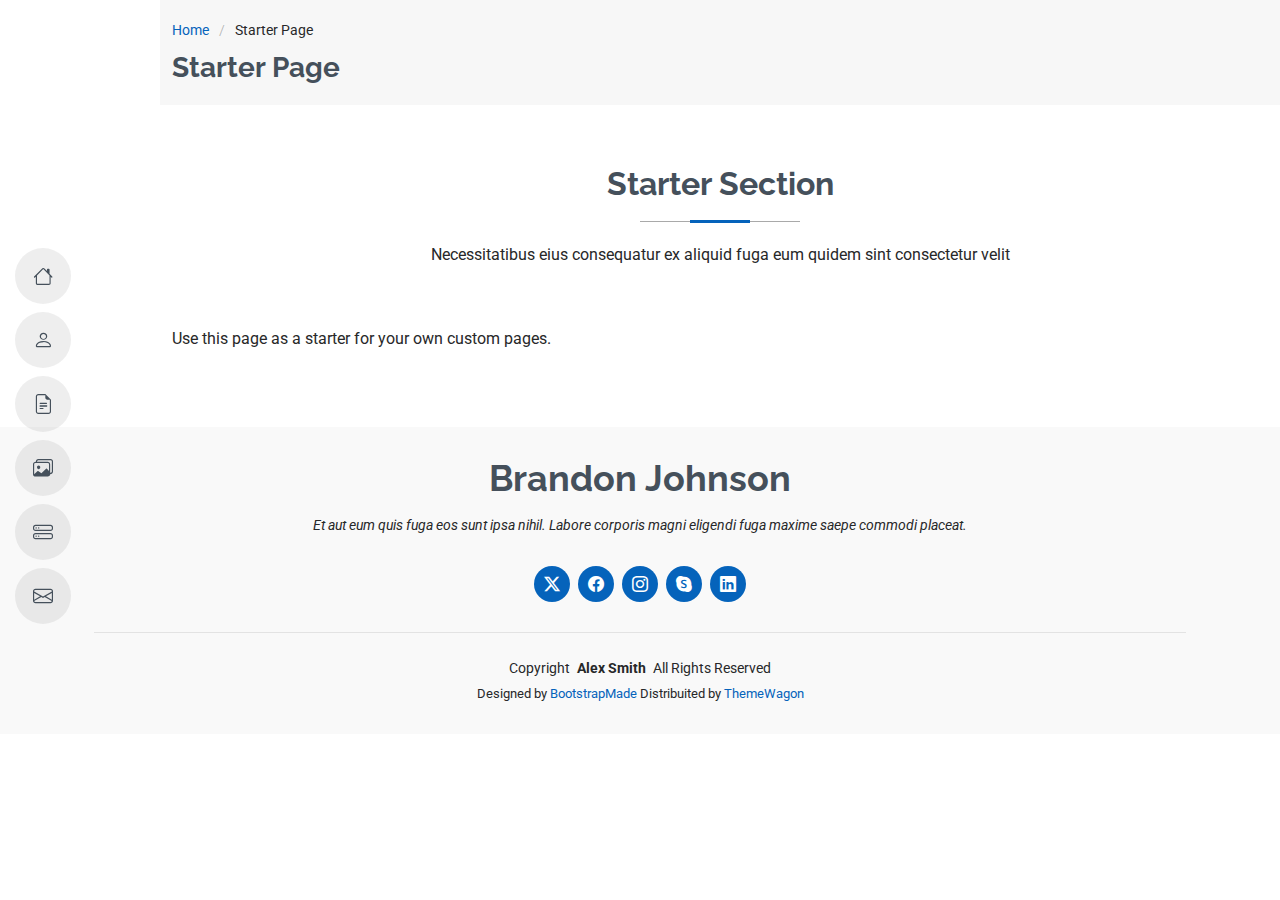
<file: html.1/starter-page.html>
<!DOCTYPE html>
<html lang="en">

<head>
  <meta charset="utf-8">
  <meta content="width=device-width, initial-scale=1.0" name="viewport">
  <title>Starter Page - MyResume Bootstrap Template</title>
  <meta content="" name="description">
  <meta content="" name="keywords">

  <!-- Favicons -->
  <link href="assets/img/favicon.png" rel="icon">
  <link href="assets/img/apple-touch-icon.png" rel="apple-touch-icon">

  <!-- Fonts -->
  <link href="https://fonts.googleapis.com" rel="preconnect">
  <link href="https://fonts.gstatic.com" rel="preconnect" crossorigin>
  <link href="https://fonts.googleapis.com/css2?family=Roboto:ital,wght@0,100;0,300;0,400;0,500;0,700;0,900;1,100;1,300;1,400;1,500;1,700;1,900&family=Poppins:ital,wght@0,100;0,200;0,300;0,400;0,500;0,600;0,700;0,800;0,900;1,100;1,200;1,300;1,400;1,500;1,600;1,700;1,800;1,900&family=Raleway:ital,wght@0,100;0,200;0,300;0,400;0,500;0,600;0,700;0,800;0,900;1,100;1,200;1,300;1,400;1,500;1,600;1,700;1,800;1,900&display=swap" rel="stylesheet">

  <!-- Vendor CSS Files -->
  <link href="assets/vendor/bootstrap/css/bootstrap.min.css" rel="stylesheet">
  <link href="assets/vendor/bootstrap-icons/bootstrap-icons.css" rel="stylesheet">
  <link href="assets/vendor/aos/aos.css" rel="stylesheet">
  <link href="assets/vendor/glightbox/css/glightbox.min.css" rel="stylesheet">
  <link href="assets/vendor/swiper/swiper-bundle.min.css" rel="stylesheet">

  <!-- Main CSS File -->
  <link href="assets/css/main.css" rel="stylesheet">

  <!-- =======================================================
  * Template Name: MyResume
  * Template URL: https://bootstrapmade.com/free-html-bootstrap-template-my-resume/
  * Updated: Jun 29 2024 with Bootstrap v5.3.3
  * Author: BootstrapMade.com
  * License: https://bootstrapmade.com/license/
  ======================================================== -->
</head>

<body class="starter-page-page">

  <header id="header" class="header d-flex flex-column justify-content-center">

    <i class="header-toggle d-xl-none bi bi-list"></i>

    <nav id="navmenu" class="navmenu">
      <ul>
        <li><a href="#hero"><i class="bi bi-house navicon"></i><span>Home</span></a></li>
        <li><a href="#about"><i class="bi bi-person navicon"></i><span>About</span></a></li>
        <li><a href="#resume"><i class="bi bi-file-earmark-text navicon"></i><span>Resume</span></a></li>
        <li><a href="#portfolio"><i class="bi bi-images navicon"></i><span>Portfolio</span></a></li>
        <li><a href="#services"><i class="bi bi-hdd-stack navicon"></i><span>Services</span></a></li>
        <li><a href="#contact"><i class="bi bi-envelope navicon"></i><span>Contact</span></a></li>
      </ul>
    </nav>

  </header>

  <main class="main">

    <!-- Page Title -->
    <div class="page-title" data-aos="fade">
      <div class="container">
        <nav class="breadcrumbs">
          <ol>
            <li><a href="index.html">Home</a></li>
            <li class="current">Starter Page</li>
          </ol>
        </nav>
        <h1>Starter Page</h1>
      </div>
    </div><!-- End Page Title -->

    <!-- Starter Section Section -->
    <section id="starter-section" class="starter-section section">

      <!-- Section Title -->
      <div class="container section-title" data-aos="fade-up">
        <h2>Starter Section</h2>
        <p>Necessitatibus eius consequatur ex aliquid fuga eum quidem sint consectetur velit</p>
      </div><!-- End Section Title -->

      <div class="container" data-aos="fade-up">
        <p>Use this page as a starter for your own custom pages.</p>
      </div>

    </section><!-- /Starter Section Section -->

  </main>

  <footer id="footer" class="footer position-relative light-background">
    <div class="container">
      <h3 class="sitename">Brandon Johnson</h3>
      <p>Et aut eum quis fuga eos sunt ipsa nihil. Labore corporis magni eligendi fuga maxime saepe commodi placeat.</p>
      <div class="social-links d-flex justify-content-center">
        <a href=""><i class="bi bi-twitter-x"></i></a>
        <a href=""><i class="bi bi-facebook"></i></a>
        <a href=""><i class="bi bi-instagram"></i></a>
        <a href=""><i class="bi bi-skype"></i></a>
        <a href=""><i class="bi bi-linkedin"></i></a>
      </div>
      <div class="container">
        <div class="copyright">
          <span>Copyright</span> <strong class="px-1 sitename">Alex Smith</strong> <span>All Rights Reserved</span>
        </div>
        <div class="credits">
          <!-- All the links in the footer should remain intact. -->
          <!-- You can delete the links only if you've purchased the pro version. -->
          <!-- Licensing information: https://bootstrapmade.com/license/ -->
          <!-- Purchase the pro version with working PHP/AJAX contact form: [buy-url] -->
          Designed by <a href="https://bootstrapmade.com/">BootstrapMade</a> Distribuited by <a href="https://themewagon.com">ThemeWagon</a>
        </div>
      </div>
    </div>
  </footer>

  <!-- Scroll Top -->
  <a href="#" id="scroll-top" class="scroll-top d-flex align-items-center justify-content-center"><i class="bi bi-arrow-up-short"></i></a>

  <!-- Preloader -->
  <div id="preloader"></div>

  <!-- Vendor JS Files -->
  <script src="assets/vendor/bootstrap/js/bootstrap.bundle.min.js"></script>
  <script src="assets/vendor/php-email-form/validate.js"></script>
  <script src="assets/vendor/aos/aos.js"></script>
  <script src="assets/vendor/typed.js/typed.umd.js"></script>
  <script src="assets/vendor/purecounter/purecounter_vanilla.js"></script>
  <script src="assets/vendor/waypoints/noframework.waypoints.js"></script>
  <script src="assets/vendor/glightbox/js/glightbox.min.js"></script>
  <script src="assets/vendor/imagesloaded/imagesloaded.pkgd.min.js"></script>
  <script src="assets/vendor/isotope-layout/isotope.pkgd.min.js"></script>
  <script src="assets/vendor/swiper/swiper-bundle.min.js"></script>

  <!-- Main JS File -->
  <script src="assets/js/main.js"></script>

</body>

</html>
</file>
<file: html.1/assets/css/main.css>
/**
* Template Name: MyResume
* Template URL: https://bootstrapmade.com/free-html-bootstrap-template-my-resume/
* Updated: Jun 29 2024 with Bootstrap v5.3.3
* Author: BootstrapMade.com
* License: https://bootstrapmade.com/license/
*/

/*--------------------------------------------------------------
# Font & Color Variables
# Help: https://bootstrapmade.com/color-system/
--------------------------------------------------------------*/
/* Fonts */
:root {
  --default-font: "Roboto",  system-ui, -apple-system, "Segoe UI", Roboto, "Helvetica Neue", Arial, "Noto Sans", "Liberation Sans", sans-serif, "Apple Color Emoji", "Segoe UI Emoji", "Segoe UI Symbol", "Noto Color Emoji";
  --heading-font: "Raleway",  sans-serif;
  --nav-font: "Poppins",  sans-serif;
}

/* Global Colors - The following color variables are used throughout the website. Updating them here will change the color scheme of the entire website */
:root { 
  --background-color: #ffffff; /* Background color for the entire website, including individual sections */
  --default-color: #272829; /* Default color used for the majority of the text content across the entire website */
  --heading-color: #45505b; /* Color for headings, subheadings and title throughout the website */
  --accent-color: #0563bb; /* Accent color that represents your brand on the website. It's used for buttons, links, and other elements that need to stand out */
  --surface-color: #ffffff; /* The surface color is used as a background of boxed elements within sections, such as cards, icon boxes, or other elements that require a visual separation from the global background. */
  --contrast-color: #ffffff; /* Contrast color for text, ensuring readability against backgrounds of accent, heading, or default colors. */
}

/* Nav Menu Colors - The following color variables are used specifically for the navigation menu. They are separate from the global colors to allow for more customization options */
:root {
  --nav-color: #45505b;  /* The default color of the main navmenu links */
  --nav-hover-color: #0563bb; /* Applied to main navmenu links when they are hovered over or active */
  --nav-mobile-background-color: #ffffff; /* Used as the background color for mobile navigation menu */
  --nav-dropdown-background-color: #ffffff; /* Used as the background color for dropdown items that appear when hovering over primary navigation items */
  --nav-dropdown-color: #212529; /* Used for navigation links of the dropdown items in the navigation menu. */
  --nav-dropdown-hover-color: #0563bb; /* Similar to --nav-hover-color, this color is applied to dropdown navigation links when they are hovered over. */
}

/* Color Presets - These classes override global colors when applied to any section or element, providing reuse of the sam color scheme. */

.light-background {
  --background-color: #f9f9f9;
  --surface-color: #ffffff;
}

.dark-background {
  --background-color: #060606;
  --default-color: #ffffff;
  --heading-color: #ffffff;
  --surface-color: #252525;
  --contrast-color: #ffffff;
}

/* Smooth scroll */
:root {
  scroll-behavior: smooth;
}

/*--------------------------------------------------------------
# General Styling & Shared Classes
--------------------------------------------------------------*/
body {
  color: var(--default-color);
  background-color: var(--background-color);
  font-family: var(--default-font);
}

a {
  color: var(--accent-color);
  text-decoration: none;
  transition: 0.3s;
}

a:hover {
  color: color-mix(in srgb, var(--accent-color), transparent 25%);
  text-decoration: none;
}

h1,
h2,
h3,
h4,
h5,
h6 {
  color: var(--heading-color);
  font-family: var(--heading-font);
}

/* PHP Email Form Messages
------------------------------*/
.php-email-form .error-message {
  display: none;
  background: #df1529;
  color: #ffffff;
  text-align: left;
  padding: 15px;
  margin-bottom: 24px;
  font-weight: 600;
}

.php-email-form .sent-message {
  display: none;
  color: #ffffff;
  background: #059652;
  text-align: center;
  padding: 15px;
  margin-bottom: 24px;
  font-weight: 600;
}

.php-email-form .loading {
  display: none;
  background: var(--surface-color);
  text-align: center;
  padding: 15px;
  margin-bottom: 24px;
}

.php-email-form .loading:before {
  content: "";
  display: inline-block;
  border-radius: 50%;
  width: 24px;
  height: 24px;
  margin: 0 10px -6px 0;
  border: 3px solid var(--accent-color);
  border-top-color: var(--surface-color);
  animation: php-email-form-loading 1s linear infinite;
}

@keyframes php-email-form-loading {
  0% {
    transform: rotate(0deg);
  }

  100% {
    transform: rotate(360deg);
  }
}

/*--------------------------------------------------------------
# Global Header
--------------------------------------------------------------*/
.header {
  color: var(--default-color);
  position: fixed;
  top: 0;
  left: 0;
  bottom: 0;
  padding: 0 15px;
  transition: all ease-in-out 0.3s;
  overflow-y: auto;
  z-index: 997;
  min-width: 200px;
}

@media (max-width: 1199px) {
  .header {
    background-color: var(--background-color);
    border-right: 1px solid color-mix(in srgb, var(--default-color), transparent 90%);
    width: 300px;
    left: -100%;
  }
}

@media (min-width: 1200px) and (max-width: 1600px) {
  .header~main {
    margin-left: 160px;
  }

  .header~main .hero {
    margin-left: -160px;
    width: 100vw;
  }
}

.header.header-show {
  left: 0;
}

.header .header-toggle {
  color: var(--contrast-color);
  background-color: var(--accent-color);
  font-size: 22px;
  display: flex;
  align-items: center;
  justify-content: center;
  width: 40px;
  height: 40px;
  border-radius: 50%;
  cursor: pointer;
  position: fixed;
  top: 15px;
  right: 15px;
  z-index: 9999;
  transition: background-color 0.3s;
}

.header .header-toggle:hover {
  color: var(--contrast-color);
  background-color: color-mix(in srgb, var(--accent-color) 90%, white 15%);
}

/*--------------------------------------------------------------
# Navigation Menu
--------------------------------------------------------------*/
.navmenu {
  padding: 0;
  z-index: 9997;
}

.navmenu ul {
  list-style: none;
  padding: 0 0 20px 0;
  margin: 0;
  width: 140px;
}

.navmenu a,
.navmenu a:focus {
  color: var(--nav-color);
  font-family: var(--nav-font);
  display: flex;
  align-items: center;
  padding: 10px 18px;
  margin-bottom: 8px;
  font-size: 15px;
  border-radius: 50px;
  background: color-mix(in srgb, var(--default-color), transparent 92%);
  height: 56px;
  width: 100%;
  overflow: hidden;
  transition: 0.3s;
}

.navmenu a i,
.navmenu a:focus i {
  font-size: 20px;
}

.navmenu a span,
.navmenu a:focus span {
  padding: 0 5px 0 7px;
}

@media (min-width: 992px) {

  .navmenu a,
  .navmenu a:focus {
    max-width: 56px;
  }

  .navmenu a span,
  .navmenu a:focus span {
    display: none;
  }
}

.navmenu a:hover,
.navmenu .active,
.navmenu .active:focus,
.navmenu li:hover>a {
  color: var(--contrast-color);
  background: var(--nav-hover-color);
}

.navmenu a:hover,
.navmenu li:hover>a {
  max-width: 100%;
  color: var(--contrast-color);
}

.navmenu a:hover span,
.navmenu li:hover>a span {
  display: block;
}

/*--------------------------------------------------------------
# Global Footer
--------------------------------------------------------------*/
.footer {
  color: var(--default-color);
  background-color: var(--background-color);
  font-size: 14px;
  text-align: center;
  padding: 30px 0;
  position: relative;
}

.footer h3 {
  font-size: 36px;
  font-weight: 700;
  position: relative;
  padding: 0;
  margin: 0 0 15px 0;
}

.footer p {
  font-size: 15;
  font-style: italic;
  padding: 0;
  margin: 0 0 30px 0;
}

.footer .social-links {
  margin: 0 0 30px 0;
}

.footer .social-links a {
  font-size: 16px;
  display: flex;
  align-items: center;
  justify-content: center;
  background: var(--accent-color);
  color: var(--contrast-color);
  line-height: 1;
  margin: 0 4px;
  border-radius: 50%;
  text-align: center;
  width: 36px;
  height: 36px;
  transition: 0.3s;
}

.footer .social-links a:hover {
  background: color-mix(in srgb, var(--accent-color), transparent 20%);
  text-decoration: none;
}

.footer .copyright {
  padding-top: 25px;
  border-top: 1px solid color-mix(in srgb, var(--default-color), transparent 90%);
}

.footer .credits {
  font-size: 13px;
  padding-top: 5px;
}

/*--------------------------------------------------------------
# Preloader
--------------------------------------------------------------*/
#preloader {
  position: fixed;
  inset: 0;
  z-index: 999999;
  overflow: hidden;
  background: var(--background-color);
  transition: all 0.6s ease-out;
}

#preloader:before {
  content: "";
  position: fixed;
  top: calc(50% - 30px);
  left: calc(50% - 30px);
  border: 6px solid #ffffff;
  border-color: var(--accent-color) transparent var(--accent-color) transparent;
  border-radius: 50%;
  width: 60px;
  height: 60px;
  animation: animate-preloader 1.5s linear infinite;
}

@keyframes animate-preloader {
  0% {
    transform: rotate(0deg);
  }

  100% {
    transform: rotate(360deg);
  }
}

/*--------------------------------------------------------------
# Scroll Top Button
--------------------------------------------------------------*/
.scroll-top {
  position: fixed;
  visibility: hidden;
  opacity: 0;
  right: 15px;
  bottom: -15px;
  z-index: 99999;
  background-color: var(--accent-color);
  width: 44px;
  height: 44px;
  border-radius: 50px;
  transition: all 0.4s;
}

.scroll-top i {
  font-size: 24px;
  color: var(--contrast-color);
  line-height: 0;
}

.scroll-top:hover {
  background-color: color-mix(in srgb, var(--accent-color), transparent 20%);
  color: var(--contrast-color);
}

.scroll-top.active {
  visibility: visible;
  opacity: 1;
  bottom: 15px;
}

/*--------------------------------------------------------------
# Disable aos animation delay on mobile devices
--------------------------------------------------------------*/
@media screen and (max-width: 768px) {
  [data-aos-delay] {
    transition-delay: 0 !important;
  }
}

/*--------------------------------------------------------------
# Global Page Titles & Breadcrumbs
--------------------------------------------------------------*/
.page-title {
  --background-color: color-mix(in srgb, var(--default-color), transparent 96%);
  color: var(--default-color);
  background-color: var(--background-color);
  padding: 20px 0;
  position: relative;
}

.page-title h1 {
  font-size: 28px;
  font-weight: 700;
  margin: 0;
}

.page-title .breadcrumbs ol {
  display: flex;
  flex-wrap: wrap;
  list-style: none;
  padding: 0 0 10px 0;
  margin: 0;
  font-size: 14px;
  font-weight: 400;
}

.page-title .breadcrumbs ol li+li {
  padding-left: 10px;
}

.page-title .breadcrumbs ol li+li::before {
  content: "/";
  display: inline-block;
  padding-right: 10px;
  color: color-mix(in srgb, var(--default-color), transparent 70%);
}

/*--------------------------------------------------------------
# Global Sections
--------------------------------------------------------------*/
section,
.section {
  color: var(--default-color);
  background-color: var(--background-color);
  padding: 60px 0;
  overflow: clip;
}

/*--------------------------------------------------------------
# Global Section Titles
--------------------------------------------------------------*/
.section-title {
  text-align: center;
  padding-bottom: 60px;
  position: relative;
}

.section-title h2 {
  font-size: 32px;
  font-weight: 700;
  margin-bottom: 20px;
  padding-bottom: 20px;
  position: relative;
}

.section-title h2:before {
  content: "";
  position: absolute;
  display: block;
  width: 160px;
  height: 1px;
  background: color-mix(in srgb, var(--default-color), transparent 60%);
  left: 0;
  right: 0;
  bottom: 1px;
  margin: auto;
}

.section-title h2::after {
  content: "";
  position: absolute;
  display: block;
  width: 60px;
  height: 3px;
  background: var(--accent-color);
  left: 0;
  right: 0;
  bottom: 0;
  margin: auto;
}

.section-title p {
  margin-bottom: 0;
}

/*--------------------------------------------------------------
# Hero Section
--------------------------------------------------------------*/
.hero {
  width: 100%;
  min-height: 100vh;
  position: relative;
  padding: 80px 0;
  display: flex;
  align-items: center;
  justify-content: center;
}

.hero img {
  position: absolute;
  inset: 0;
  display: block;
  width: 100%;
  height: 100%;
  object-fit: cover;
  z-index: 1;
}

.hero:before {
  content: "";
  background: color-mix(in srgb, var(--background-color), transparent 30%);
  position: absolute;
  inset: 0;
  z-index: 2;
}

.hero .container {
  position: relative;
  z-index: 3;
}

.hero h2 {
  margin: 0;
  font-size: 64px;
  font-weight: 700;
}

.hero p {
  margin: 5px 0 0 0;
  font-size: 26px;
}

.hero p span {
  letter-spacing: 1px;
  border-bottom: 2px solid var(--accent-color);
}

.hero .social-links {
  margin-top: 25px;
}

.hero .social-links a {
  font-size: 20px;
  display: inline-block;
  color: color-mix(in srgb, var(--default-color), transparent 30%);
  line-height: 1;
  margin-right: 20px;
  transition: 0.3s;
}

.hero .social-links a:hover {
  color: var(--accent-color);
}

@media (max-width: 768px) {
  .hero h2 {
    font-size: 32px;
  }

  .hero p {
    font-size: 20px;
  }
}

/*--------------------------------------------------------------
# About Section
--------------------------------------------------------------*/
.about .content h2 {
  font-weight: 700;
  font-size: 24px;
}

.about .content ul {
  list-style: none;
  padding: 0;
}

.about .content ul li {
  margin-bottom: 20px;
  display: flex;
  align-items: center;
}

.about .content ul strong {
  margin-right: 10px;
}

.about .content ul i {
  font-size: 16px;
  margin-right: 5px;
  color: var(--accent-color);
  line-height: 0;
}

/*--------------------------------------------------------------
# Stats Section
--------------------------------------------------------------*/
.stats i {
  background-color: var(--accent-color);
  color: var(--contrast-color);
  width: 54px;
  height: 54px;
  font-size: 24px;
  border-radius: 50px;
  display: inline-flex;
  align-items: center;
  justify-content: center;
  position: relative;
  z-index: 1;
}

.stats .stats-item {
  margin-top: 10px;
  width: 100%;
  position: relative;
  text-align: center;
  z-index: 0;
}

.stats .stats-item span {
  font-size: 36px;
  display: block;
  font-weight: 700;
  color: color-mix(in srgb, var(--default-color), transparent 20%);
}

.stats .stats-item p {
  padding: 0;
  margin: 0;
  color: color-mix(in srgb, var(--default-color), transparent 50%);
  font-size: 16px;
}

/*--------------------------------------------------------------
# Skills Section
--------------------------------------------------------------*/
.skills .progress {
  height: 60px;
  display: block;
  background: none;
  border-radius: 0;
}

.skills .progress .skill {
  color: var(--heading-color);
  padding: 0;
  margin: 0 0 6px 0;
  text-transform: uppercase;
  display: block;
  font-weight: 600;
  font-family: var(--heading-font);
}

.skills .progress .skill .val {
  float: right;
  font-style: normal;
}

.skills .progress-bar-wrap {
  background: color-mix(in srgb, var(--default-color), transparent 90%);
  height: 10px;
}

.skills .progress-bar {
  width: 1px;
  height: 10px;
  transition: 0.9s;
  background-color: var(--accent-color);
}

/*--------------------------------------------------------------
# Resume Section
--------------------------------------------------------------*/
.resume .resume-title {
  color: var(--heading-color);
  font-size: 26px;
  font-weight: 700;
  margin-top: 20px;
  margin-bottom: 20px;
}

.resume .resume-item {
  padding: 0 0 20px 20px;
  margin-top: -2px;
  border-left: 2px solid var(--accent-color);
  position: relative;
}

.resume .resume-item h4 {
  line-height: 18px;
  font-size: 18px;
  font-weight: 600;
  text-transform: uppercase;
  color: color-mix(in srgb, var(--default-color), transparent 20%);
  margin-bottom: 10px;
}

.resume .resume-item h5 {
  font-size: 16px;
  padding: 5px 15px;
  display: inline-block;
  font-weight: 600;
  margin-bottom: 10px;
}

.resume .resume-item ul {
  padding-left: 20px;
}

.resume .resume-item ul li {
  padding-bottom: 10px;
}

.resume .resume-item:last-child {
  padding-bottom: 0;
}

.resume .resume-item::before {
  content: "";
  position: absolute;
  width: 16px;
  height: 16px;
  border-radius: 50px;
  left: -9px;
  top: 0;
  background: var(--background-color);
  border: 2px solid var(--accent-color);
}

/*--------------------------------------------------------------
# Portfolio Section
--------------------------------------------------------------*/
.portfolio .portfolio-filters {
  padding: 0;
  margin: 0 auto 20px auto;
  list-style: none;
  text-align: center;
}

.portfolio .portfolio-filters li {
  cursor: pointer;
  display: inline-block;
  padding: 8px 20px 10px 20px;
  margin: 0;
  font-size: 15px;
  font-weight: 500;
  line-height: 1;
  margin-bottom: 5px;
  border-radius: 50px;
  transition: all 0.3s ease-in-out;
  font-family: var(--heading-font);
}

.portfolio .portfolio-filters li:hover,
.portfolio .portfolio-filters li.filter-active {
  color: var(--contrast-color);
  background-color: var(--accent-color);
}

.portfolio .portfolio-filters li:first-child {
  margin-left: 0;
}

.portfolio .portfolio-filters li:last-child {
  margin-right: 0;
}

@media (max-width: 575px) {
  .portfolio .portfolio-filters li {
    font-size: 14px;
    margin: 0 0 10px 0;
  }
}

.portfolio .portfolio-item {
  position: relative;
  overflow: hidden;
}

.portfolio .portfolio-item .portfolio-info {
  opacity: 0;
  position: absolute;
  left: 12px;
  right: 12px;
  bottom: -100%;
  z-index: 3;
  transition: all ease-in-out 0.5s;
  background: color-mix(in srgb, var(--background-color), transparent 10%);
  padding: 15px;
}

.portfolio .portfolio-item .portfolio-info h4 {
  font-size: 18px;
  font-weight: 600;
  padding-right: 50px;
}

.portfolio .portfolio-item .portfolio-info p {
  color: color-mix(in srgb, var(--default-color), transparent 30%);
  font-size: 14px;
  margin-bottom: 0;
  padding-right: 50px;
}

.portfolio .portfolio-item .portfolio-info .preview-link,
.portfolio .portfolio-item .portfolio-info .details-link {
  position: absolute;
  right: 50px;
  font-size: 24px;
  top: calc(50% - 14px);
  color: color-mix(in srgb, var(--default-color), transparent 30%);
  transition: 0.3s;
  line-height: 0;
}

.portfolio .portfolio-item .portfolio-info .preview-link:hover,
.portfolio .portfolio-item .portfolio-info .details-link:hover {
  color: var(--accent-color);
}

.portfolio .portfolio-item .portfolio-info .details-link {
  right: 14px;
  font-size: 28px;
}

.portfolio .portfolio-item:hover .portfolio-info {
  opacity: 1;
  bottom: 0;
}

/*--------------------------------------------------------------
# Services Section
--------------------------------------------------------------*/
.services .service-item {
  background-color: var(--surface-color);
  box-shadow: 0px 5px 90px 0px rgba(0, 0, 0, 0.1);
  height: 100%;
  padding: 60px 30px;
  text-align: center;
  transition: 0.3s;
  border-radius: 5px;
}

.services .service-item .icon {
  margin: 0 auto;
  width: 100px;
  height: 100px;
  display: flex;
  align-items: center;
  justify-content: center;
  transition: ease-in-out 0.3s;
  position: relative;
}

.services .service-item .icon i {
  font-size: 36px;
  transition: 0.5s;
  position: relative;
}

.services .service-item .icon svg {
  position: absolute;
  top: 0;
  left: 0;
}

.services .service-item .icon svg path {
  transition: 0.5s;
  fill: color-mix(in srgb, var(--default-color), transparent 95%);
}

.services .service-item h3 {
  font-weight: 700;
  margin: 10px 0 15px 0;
  font-size: 22px;
}

.services .service-item p {
  line-height: 24px;
  font-size: 14px;
  margin-bottom: 0;
}

.services .service-item:hover {
  box-shadow: 0px 5px 35px 0px rgba(0, 0, 0, 0.1);
}

.services .service-item.item-cyan i {
  color: #0dcaf0;
}

.services .service-item.item-cyan:hover .icon i {
  color: #fff;
}

.services .service-item.item-cyan:hover .icon path {
  fill: #0dcaf0;
}

.services .service-item.item-orange i {
  color: #fd7e14;
}

.services .service-item.item-orange:hover .icon i {
  color: #fff;
}

.services .service-item.item-orange:hover .icon path {
  fill: #fd7e14;
}

.services .service-item.item-teal i {
  color: #20c997;
}

.services .service-item.item-teal:hover .icon i {
  color: #fff;
}

.services .service-item.item-teal:hover .icon path {
  fill: #20c997;
}

.services .service-item.item-red i {
  color: #df1529;
}

.services .service-item.item-red:hover .icon i {
  color: #fff;
}

.services .service-item.item-red:hover .icon path {
  fill: #df1529;
}

.services .service-item.item-indigo i {
  color: #6610f2;
}

.services .service-item.item-indigo:hover .icon i {
  color: #fff;
}

.services .service-item.item-indigo:hover .icon path {
  fill: #6610f2;
}

.services .service-item.item-pink i {
  color: #f3268c;
}

.services .service-item.item-pink:hover .icon i {
  color: #fff;
}

.services .service-item.item-pink:hover .icon path {
  fill: #f3268c;
}

/*--------------------------------------------------------------
# Testimonials Section
--------------------------------------------------------------*/
.testimonials .testimonials-carousel,
.testimonials .testimonials-slider {
  overflow: hidden;
}

.testimonials .testimonial-item .testimonial-content {
  border-left: 3px solid var(--accent-color);
  padding-left: 30px;
}

.testimonials .testimonial-item .testimonial-img {
  border-radius: 50%;
  border: 4px solid var(--background-color);
  margin: 0 auto;
}

.testimonials .testimonial-item h3 {
  font-size: 20px;
  font-weight: bold;
  margin: 10px 0 5px 0;
}

.testimonials .testimonial-item h4 {
  font-size: 14px;
  color: color-mix(in srgb, var(--default-color), transparent 40%);
  margin: 0 0 10px 0;
}

.testimonials .testimonial-item .stars i {
  color: #ffc107;
  margin: 0 1px;
}

.testimonials .testimonial-item .quote-icon-left,
.testimonials .testimonial-item .quote-icon-right {
  color: color-mix(in srgb, var(--accent-color), transparent 50%);
  font-size: 26px;
  line-height: 0;
}

.testimonials .testimonial-item .quote-icon-left {
  display: inline-block;
  left: -5px;
  position: relative;
}

.testimonials .testimonial-item .quote-icon-right {
  display: inline-block;
  right: -5px;
  position: relative;
  top: 10px;
  transform: scale(-1, -1);
}

.testimonials .testimonial-item p {
  font-style: italic;
}

.testimonials .swiper-wrapper {
  height: auto;
}

.testimonials .swiper-pagination {
  margin-top: 30px;
  position: relative;
}

.testimonials .swiper-pagination .swiper-pagination-bullet {
  width: 12px;
  height: 12px;
  background-color: color-mix(in srgb, var(--default-color), transparent 85%);
  opacity: 1;
}

.testimonials .swiper-pagination .swiper-pagination-bullet-active {
  background-color: var(--accent-color);
}

/*--------------------------------------------------------------
# Contact Section
--------------------------------------------------------------*/
.contact .info-item+.info-item {
  margin-top: 40px;
}

.contact .info-item i {
  color: var(--accent-color);
  background: color-mix(in srgb, var(--accent-color), transparent 92%);
  font-size: 20px;
  width: 44px;
  height: 44px;
  display: flex;
  justify-content: center;
  align-items: center;
  border-radius: 50px;
  transition: all 0.3s ease-in-out;
  margin-right: 15px;
}

.contact .info-item h3 {
  padding: 0;
  font-size: 18px;
  font-weight: 700;
  margin-bottom: 5px;
}

.contact .info-item p {
  padding: 0;
  margin-bottom: 0;
  font-size: 14px;
}

.contact .info-item:hover i {
  background: var(--accent-color);
  color: var(--contrast-color);
}

.contact .php-email-form {
  height: 100%;
}

.contact .php-email-form input[type=text],
.contact .php-email-form input[type=email],
.contact .php-email-form textarea {
  font-size: 14px;
  padding: 10px 15px;
  box-shadow: none;
  border-radius: 0;
  color: var(--default-color);
  background-color: color-mix(in srgb, var(--background-color), transparent 50%);
  border-color: color-mix(in srgb, var(--default-color), transparent 80%);
}

.contact .php-email-form input[type=text]:focus,
.contact .php-email-form input[type=email]:focus,
.contact .php-email-form textarea:focus {
  border-color: var(--accent-color);
}

.contact .php-email-form input[type=text]::placeholder,
.contact .php-email-form input[type=email]::placeholder,
.contact .php-email-form textarea::placeholder {
  color: color-mix(in srgb, var(--default-color), transparent 70%);
}

.contact .php-email-form button[type=submit] {
  color: var(--contrast-color);
  background: var(--accent-color);
  border: 0;
  padding: 10px 30px;
  transition: 0.4s;
  border-radius: 50px;
}

.contact .php-email-form button[type=submit]:hover {
  background: color-mix(in srgb, var(--accent-color), transparent 25%);
}

/*--------------------------------------------------------------
# Portfolio Details Section
--------------------------------------------------------------*/
.portfolio-details .portfolio-details-slider img {
  width: 100%;
}

.portfolio-details .swiper-wrapper {
  height: auto;
}

.portfolio-details .swiper-button-prev,
.portfolio-details .swiper-button-next {
  width: 48px;
  height: 48px;
}

.portfolio-details .swiper-button-prev:after,
.portfolio-details .swiper-button-next:after {
  color: rgba(255, 255, 255, 0.8);
  background-color: rgba(0, 0, 0, 0.15);
  font-size: 24px;
  border-radius: 50%;
  width: 48px;
  height: 48px;
  display: flex;
  align-items: center;
  justify-content: center;
  transition: 0.3s;
}

.portfolio-details .swiper-button-prev:hover:after,
.portfolio-details .swiper-button-next:hover:after {
  background-color: rgba(0, 0, 0, 0.3);
}

@media (max-width: 575px) {

  .portfolio-details .swiper-button-prev,
  .portfolio-details .swiper-button-next {
    display: none;
  }
}

.portfolio-details .swiper-pagination {
  margin-top: 20px;
  position: relative;
}

.portfolio-details .swiper-pagination .swiper-pagination-bullet {
  width: 10px;
  height: 10px;
  background-color: color-mix(in srgb, var(--default-color), transparent 85%);
  opacity: 1;
}

.portfolio-details .swiper-pagination .swiper-pagination-bullet-active {
  background-color: var(--accent-color);
}

.portfolio-details .portfolio-info h3 {
  font-size: 22px;
  font-weight: 700;
  margin-bottom: 20px;
  padding-bottom: 20px;
  position: relative;
}

.portfolio-details .portfolio-info h3:after {
  content: "";
  position: absolute;
  display: block;
  width: 50px;
  height: 3px;
  background: var(--accent-color);
  left: 0;
  bottom: 0;
}

.portfolio-details .portfolio-info ul {
  list-style: none;
  padding: 0;
  font-size: 15px;
}

.portfolio-details .portfolio-info ul li {
  display: flex;
  flex-direction: column;
  padding-bottom: 15px;
}

.portfolio-details .portfolio-info ul strong {
  text-transform: uppercase;
  font-weight: 400;
  color: color-mix(in srgb, var(--default-color), transparent 50%);
  font-size: 14px;
}

.portfolio-details .portfolio-info .btn-visit {
  padding: 8px 40px;
  background: var(--accent-color);
  color: var(--contrast-color);
  border-radius: 50px;
  transition: 0.3s;
}

.portfolio-details .portfolio-info .btn-visit:hover {
  background: color-mix(in srgb, var(--accent-color), transparent 20%);
}

.portfolio-details .portfolio-description h2 {
  font-size: 26px;
  font-weight: 700;
  margin-bottom: 20px;
}

.portfolio-details .portfolio-description p {
  padding: 0;
}

.portfolio-details .portfolio-description .testimonial-item {
  padding: 30px 30px 0 30px;
  position: relative;
  background: color-mix(in srgb, var(--default-color), transparent 97%);
  margin-bottom: 50px;
}

.portfolio-details .portfolio-description .testimonial-item .testimonial-img {
  width: 90px;
  border-radius: 50px;
  border: 6px solid var(--background-color);
  float: left;
  margin: 0 10px 0 0;
}

.portfolio-details .portfolio-description .testimonial-item h3 {
  font-size: 18px;
  font-weight: bold;
  margin: 15px 0 5px 0;
  padding-top: 20px;
}

.portfolio-details .portfolio-description .testimonial-item h4 {
  font-size: 14px;
  color: #6c757d;
  margin: 0;
}

.portfolio-details .portfolio-description .testimonial-item .quote-icon-left,
.portfolio-details .portfolio-description .testimonial-item .quote-icon-right {
  color: color-mix(in srgb, var(--accent-color), transparent 50%);
  font-size: 26px;
  line-height: 0;
}

.portfolio-details .portfolio-description .testimonial-item .quote-icon-left {
  display: inline-block;
  left: -5px;
  position: relative;
}

.portfolio-details .portfolio-description .testimonial-item .quote-icon-right {
  display: inline-block;
  right: -5px;
  position: relative;
  top: 10px;
  transform: scale(-1, -1);
}

.portfolio-details .portfolio-description .testimonial-item p {
  font-style: italic;
  margin: 0 0 15px 0 0 0;
  padding: 0;
}

/*--------------------------------------------------------------
# Service Details Section
--------------------------------------------------------------*/
.service-details .service-box {
  padding: 20px;
  box-shadow: 0px 2px 20px rgba(0, 0, 0, 0.1);
}

.service-details .service-box+.service-box {
  margin-top: 30px;
}

.service-details .service-box h4 {
  font-size: 20px;
  font-weight: 700;
  border-bottom: 2px solid color-mix(in srgb, var(--default-color), transparent 92%);
  padding-bottom: 15px;
  margin-bottom: 15px;
}

.service-details .services-list a {
  color: color-mix(in srgb, var(--default-color), transparent 20%);
  background-color: color-mix(in srgb, var(--default-color), transparent 96%);
  display: flex;
  align-items: center;
  padding: 12px 15px;
  margin-top: 15px;
  transition: 0.3s;
}

.service-details .services-list a:first-child {
  margin-top: 0;
}

.service-details .services-list a i {
  font-size: 16px;
  margin-right: 8px;
  color: var(--accent-color);
}

.service-details .services-list a.active {
  color: var(--contrast-color);
  background-color: var(--accent-color);
}

.service-details .services-list a.active i {
  color: var(--contrast-color);
}

.service-details .services-list a:hover {
  background-color: color-mix(in srgb, var(--accent-color), transparent 95%);
  color: var(--accent-color);
}

.service-details .download-catalog a {
  color: var(--default-color);
  display: flex;
  align-items: center;
  padding: 10px 0;
  transition: 0.3s;
  border-top: 1px solid color-mix(in srgb, var(--default-color), transparent 90%);
}

.service-details .download-catalog a:first-child {
  border-top: 0;
  padding-top: 0;
}

.service-details .download-catalog a:last-child {
  padding-bottom: 0;
}

.service-details .download-catalog a i {
  font-size: 24px;
  margin-right: 8px;
  color: var(--accent-color);
}

.service-details .download-catalog a:hover {
  color: var(--accent-color);
}

.service-details .help-box {
  background-color: var(--accent-color);
  color: var(--contrast-color);
  margin-top: 30px;
  padding: 30px 15px;
}

.service-details .help-box .help-icon {
  font-size: 48px;
}

.service-details .help-box h4,
.service-details .help-box a {
  color: var(--contrast-color);
}

.service-details .services-img {
  margin-bottom: 20px;
}

.service-details h3 {
  font-size: 26px;
  font-weight: 700;
}

.service-details p {
  font-size: 15px;
}

.service-details ul {
  list-style: none;
  padding: 0;
  font-size: 15px;
}

.service-details ul li {
  padding: 5px 0;
  display: flex;
  align-items: center;
}

.service-details ul i {
  font-size: 20px;
  margin-right: 8px;
  color: var(--accent-color);
}

/*--------------------------------------------------------------
# Starter Section Section
--------------------------------------------------------------*/
.starter-section {
  /* Add your styles here */
}
</file>
<file: html/assets/css/main.css>
/**
* Template Name: MyResume
* Template URL: https://bootstrapmade.com/free-html-bootstrap-template-my-resume/
* Updated: Jun 29 2024 with Bootstrap v5.3.3
* Author: BootstrapMade.com
* License: https://bootstrapmade.com/license/
*/

/*--------------------------------------------------------------
# Font & Color Variables
# Help: https://bootstrapmade.com/color-system/
--------------------------------------------------------------*/
/* Fonts */
:root {
  --default-font: "Roboto",  system-ui, -apple-system, "Segoe UI", Roboto, "Helvetica Neue", Arial, "Noto Sans", "Liberation Sans", sans-serif, "Apple Color Emoji", "Segoe UI Emoji", "Segoe UI Symbol", "Noto Color Emoji";
  --heading-font: "Raleway",  sans-serif;
  --nav-font: "Poppins",  sans-serif;
}

/* Global Colors - The following color variables are used throughout the website. Updating them here will change the color scheme of the entire website */
:root { 
  --background-color: #ffffff; /* Background color for the entire website, including individual sections */
  --default-color: #272829; /* Default color used for the majority of the text content across the entire website */
  --heading-color: #45505b; /* Color for headings, subheadings and title throughout the website */
  --accent-color: #0563bb; /* Accent color that represents your brand on the website. It's used for buttons, links, and other elements that need to stand out */
  --surface-color: #ffffff; /* The surface color is used as a background of boxed elements within sections, such as cards, icon boxes, or other elements that require a visual separation from the global background. */
  --contrast-color: #ffffff; /* Contrast color for text, ensuring readability against backgrounds of accent, heading, or default colors. */
}

/* Nav Menu Colors - The following color variables are used specifically for the navigation menu. They are separate from the global colors to allow for more customization options */
:root {
  --nav-color: #45505b;  /* The default color of the main navmenu links */
  --nav-hover-color: #0563bb; /* Applied to main navmenu links when they are hovered over or active */
  --nav-mobile-background-color: #ffffff; /* Used as the background color for mobile navigation menu */
  --nav-dropdown-background-color: #ffffff; /* Used as the background color for dropdown items that appear when hovering over primary navigation items */
  --nav-dropdown-color: #212529; /* Used for navigation links of the dropdown items in the navigation menu. */
  --nav-dropdown-hover-color: #0563bb; /* Similar to --nav-hover-color, this color is applied to dropdown navigation links when they are hovered over. */
}

/* Color Presets - These classes override global colors when applied to any section or element, providing reuse of the sam color scheme. */

.light-background {
  --background-color: #f9f9f9;
  --surface-color: #ffffff;
}

.dark-background {
  --background-color: #060606;
  --default-color: #ffffff;
  --heading-color: #ffffff;
  --surface-color: #252525;
  --contrast-color: #ffffff;
}

/* Smooth scroll */
:root {
  scroll-behavior: smooth;
}

/*--------------------------------------------------------------
# General Styling & Shared Classes
--------------------------------------------------------------*/
body {
  color: var(--default-color);
  background-color: var(--background-color);
  font-family: var(--default-font);
}

a {
  color: var(--accent-color);
  text-decoration: none;
  transition: 0.3s;
}

a:hover {
  color: color-mix(in srgb, var(--accent-color), transparent 25%);
  text-decoration: none;
}

h1,
h2,
h3,
h4,
h5,
h6 {
  color: var(--heading-color);
  font-family: var(--heading-font);
}

/* PHP Email Form Messages
------------------------------*/
.php-email-form .error-message {
  display: none;
  background: #df1529;
  color: #ffffff;
  text-align: left;
  padding: 15px;
  margin-bottom: 24px;
  font-weight: 600;
}

.php-email-form .sent-message {
  display: none;
  color: #ffffff;
  background: #059652;
  text-align: center;
  padding: 15px;
  margin-bottom: 24px;
  font-weight: 600;
}

.php-email-form .loading {
  display: none;
  background: var(--surface-color);
  text-align: center;
  padding: 15px;
  margin-bottom: 24px;
}

.php-email-form .loading:before {
  content: "";
  display: inline-block;
  border-radius: 50%;
  width: 24px;
  height: 24px;
  margin: 0 10px -6px 0;
  border: 3px solid var(--accent-color);
  border-top-color: var(--surface-color);
  animation: php-email-form-loading 1s linear infinite;
}

@keyframes php-email-form-loading {
  0% {
    transform: rotate(0deg);
  }

  100% {
    transform: rotate(360deg);
  }
}

/*--------------------------------------------------------------
# Global Header
--------------------------------------------------------------*/
.header {
  color: var(--default-color);
  position: fixed;
  top: 0;
  left: 0;
  bottom: 0;
  padding: 0 15px;
  transition: all ease-in-out 0.3s;
  overflow-y: auto;
  z-index: 997;
  min-width: 200px;
}

@media (max-width: 1199px) {
  .header {
    background-color: var(--background-color);
    border-right: 1px solid color-mix(in srgb, var(--default-color), transparent 90%);
    width: 300px;
    left: -100%;
  }
}

@media (min-width: 1200px) and (max-width: 1600px) {
  .header~main {
    margin-left: 160px;
  }

  .header~main .hero {
    margin-left: -160px;
    width: 100vw;
  }
}

.header.header-show {
  left: 0;
}

.header .header-toggle {
  color: var(--contrast-color);
  background-color: var(--accent-color);
  font-size: 22px;
  display: flex;
  align-items: center;
  justify-content: center;
  width: 40px;
  height: 40px;
  border-radius: 50%;
  cursor: pointer;
  position: fixed;
  top: 15px;
  right: 15px;
  z-index: 9999;
  transition: background-color 0.3s;
}

.header .header-toggle:hover {
  color: var(--contrast-color);
  background-color: color-mix(in srgb, var(--accent-color) 90%, white 15%);
}

/*--------------------------------------------------------------
# Navigation Menu
--------------------------------------------------------------*/
.navmenu {
  padding: 0;
  z-index: 9997;
}

.navmenu ul {
  list-style: none;
  padding: 0 0 20px 0;
  margin: 0;
  width: 140px;
}

.navmenu a,
.navmenu a:focus {
  color: var(--nav-color);
  font-family: var(--nav-font);
  display: flex;
  align-items: center;
  padding: 10px 18px;
  margin-bottom: 8px;
  font-size: 15px;
  border-radius: 50px;
  background: color-mix(in srgb, var(--default-color), transparent 92%);
  height: 56px;
  width: 100%;
  overflow: hidden;
  transition: 0.3s;
}

.navmenu a i,
.navmenu a:focus i {
  font-size: 20px;
}

.navmenu a span,
.navmenu a:focus span {
  padding: 0 5px 0 7px;
}

@media (min-width: 992px) {

  .navmenu a,
  .navmenu a:focus {
    max-width: 56px;
  }

  .navmenu a span,
  .navmenu a:focus span {
    display: none;
  }
}

.navmenu a:hover,
.navmenu .active,
.navmenu .active:focus,
.navmenu li:hover>a {
  color: var(--contrast-color);
  background: var(--nav-hover-color);
}

.navmenu a:hover,
.navmenu li:hover>a {
  max-width: 100%;
  color: var(--contrast-color);
}

.navmenu a:hover span,
.navmenu li:hover>a span {
  display: block;
}

/*--------------------------------------------------------------
# Global Footer
--------------------------------------------------------------*/
.footer {
  color: var(--default-color);
  background-color: var(--background-color);
  font-size: 14px;
  text-align: center;
  padding: 30px 0;
  position: relative;
}

.footer h3 {
  font-size: 36px;
  font-weight: 700;
  position: relative;
  padding: 0;
  margin: 0 0 15px 0;
}

.footer p {
  font-size: 15;
  font-style: italic;
  padding: 0;
  margin: 0 0 30px 0;
}

.footer .social-links {
  margin: 0 0 30px 0;
}

.footer .social-links a {
  font-size: 16px;
  display: flex;
  align-items: center;
  justify-content: center;
  background: var(--accent-color);
  color: var(--contrast-color);
  line-height: 1;
  margin: 0 4px;
  border-radius: 50%;
  text-align: center;
  width: 36px;
  height: 36px;
  transition: 0.3s;
}

.footer .social-links a:hover {
  background: color-mix(in srgb, var(--accent-color), transparent 20%);
  text-decoration: none;
}

.footer .copyright {
  padding-top: 25px;
  border-top: 1px solid color-mix(in srgb, var(--default-color), transparent 90%);
}

.footer .credits {
  font-size: 13px;
  padding-top: 5px;
}

/*--------------------------------------------------------------
# Preloader
--------------------------------------------------------------*/
#preloader {
  position: fixed;
  inset: 0;
  z-index: 999999;
  overflow: hidden;
  background: var(--background-color);
  transition: all 0.6s ease-out;
}

#preloader:before {
  content: "";
  position: fixed;
  top: calc(50% - 30px);
  left: calc(50% - 30px);
  border: 6px solid #ffffff;
  border-color: var(--accent-color) transparent var(--accent-color) transparent;
  border-radius: 50%;
  width: 60px;
  height: 60px;
  animation: animate-preloader 1.5s linear infinite;
}

@keyframes animate-preloader {
  0% {
    transform: rotate(0deg);
  }

  100% {
    transform: rotate(360deg);
  }
}

/*--------------------------------------------------------------
# Scroll Top Button
--------------------------------------------------------------*/
.scroll-top {
  position: fixed;
  visibility: hidden;
  opacity: 0;
  right: 15px;
  bottom: -15px;
  z-index: 99999;
  background-color: var(--accent-color);
  width: 44px;
  height: 44px;
  border-radius: 50px;
  transition: all 0.4s;
}

.scroll-top i {
  font-size: 24px;
  color: var(--contrast-color);
  line-height: 0;
}

.scroll-top:hover {
  background-color: color-mix(in srgb, var(--accent-color), transparent 20%);
  color: var(--contrast-color);
}

.scroll-top.active {
  visibility: visible;
  opacity: 1;
  bottom: 15px;
}

/*--------------------------------------------------------------
# Disable aos animation delay on mobile devices
--------------------------------------------------------------*/
@media screen and (max-width: 768px) {
  [data-aos-delay] {
    transition-delay: 0 !important;
  }
}

/*--------------------------------------------------------------
# Global Page Titles & Breadcrumbs
--------------------------------------------------------------*/
.page-title {
  --background-color: color-mix(in srgb, var(--default-color), transparent 96%);
  color: var(--default-color);
  background-color: var(--background-color);
  padding: 20px 0;
  position: relative;
}

.page-title h1 {
  font-size: 28px;
  font-weight: 700;
  margin: 0;
}

.page-title .breadcrumbs ol {
  display: flex;
  flex-wrap: wrap;
  list-style: none;
  padding: 0 0 10px 0;
  margin: 0;
  font-size: 14px;
  font-weight: 400;
}

.page-title .breadcrumbs ol li+li {
  padding-left: 10px;
}

.page-title .breadcrumbs ol li+li::before {
  content: "/";
  display: inline-block;
  padding-right: 10px;
  color: color-mix(in srgb, var(--default-color), transparent 70%);
}

/*--------------------------------------------------------------
# Global Sections
--------------------------------------------------------------*/
section,
.section {
  color: var(--default-color);
  background-color: var(--background-color);
  padding: 60px 0;
  overflow: clip;
}

/*--------------------------------------------------------------
# Global Section Titles
--------------------------------------------------------------*/
.section-title {
  text-align: center;
  padding-bottom: 60px;
  position: relative;
}

.section-title h2 {
  font-size: 32px;
  font-weight: 700;
  margin-bottom: 20px;
  padding-bottom: 20px;
  position: relative;
}

.section-title h2:before {
  content: "";
  position: absolute;
  display: block;
  width: 160px;
  height: 1px;
  background: color-mix(in srgb, var(--default-color), transparent 60%);
  left: 0;
  right: 0;
  bottom: 1px;
  margin: auto;
}

.section-title h2::after {
  content: "";
  position: absolute;
  display: block;
  width: 60px;
  height: 3px;
  background: var(--accent-color);
  left: 0;
  right: 0;
  bottom: 0;
  margin: auto;
}

.section-title p {
  margin-bottom: 0;
}

/*--------------------------------------------------------------
# Hero Section
--------------------------------------------------------------*/
.hero {
  width: 100%;
  min-height: 100vh;
  position: relative;
  padding: 80px 0;
  display: flex;
  align-items: center;
  justify-content: center;
}

.hero img {
  position: absolute;
  inset: 0;
  display: block;
  width: 100%;
  height: 100%;
  object-fit: cover;
  z-index: 1;
}

.hero:before {
  content: "";
  background: color-mix(in srgb, var(--background-color), transparent 30%);
  position: absolute;
  inset: 0;
  z-index: 2;
}

.hero .container {
  position: relative;
  z-index: 3;
}

.hero h2 {
  margin: 0;
  font-size: 64px;
  font-weight: 700;
}

.hero p {
  margin: 5px 0 0 0;
  font-size: 26px;
}

.hero p span {
  letter-spacing: 1px;
  border-bottom: 2px solid var(--accent-color);
}

.hero .social-links {
  margin-top: 25px;
}

.hero .social-links a {
  font-size: 20px;
  display: inline-block;
  color: color-mix(in srgb, var(--default-color), transparent 30%);
  line-height: 1;
  margin-right: 20px;
  transition: 0.3s;
}

.hero .social-links a:hover {
  color: var(--accent-color);
}

@media (max-width: 768px) {
  .hero h2 {
    font-size: 32px;
  }

  .hero p {
    font-size: 20px;
  }
}

/*--------------------------------------------------------------
# About Section
--------------------------------------------------------------*/
.about .content h2 {
  font-weight: 700;
  font-size: 24px;
}

.about .content ul {
  list-style: none;
  padding: 0;
}

.about .content ul li {
  margin-bottom: 20px;
  display: flex;
  align-items: center;
}

.about .content ul strong {
  margin-right: 10px;
}

.about .content ul i {
  font-size: 16px;
  margin-right: 5px;
  color: var(--accent-color);
  line-height: 0;
}

/*--------------------------------------------------------------
# Stats Section
--------------------------------------------------------------*/
.stats i {
  background-color: var(--accent-color);
  color: var(--contrast-color);
  width: 54px;
  height: 54px;
  font-size: 24px;
  border-radius: 50px;
  display: inline-flex;
  align-items: center;
  justify-content: center;
  position: relative;
  z-index: 1;
}

.stats .stats-item {
  margin-top: 10px;
  width: 100%;
  position: relative;
  text-align: center;
  z-index: 0;
}

.stats .stats-item span {
  font-size: 36px;
  display: block;
  font-weight: 700;
  color: color-mix(in srgb, var(--default-color), transparent 20%);
}

.stats .stats-item p {
  padding: 0;
  margin: 0;
  color: color-mix(in srgb, var(--default-color), transparent 50%);
  font-size: 16px;
}

/*--------------------------------------------------------------
# Skills Section
--------------------------------------------------------------*/
.skills .progress {
  height: 60px;
  display: block;
  background: none;
  border-radius: 0;
}

.skills .progress .skill {
  color: var(--heading-color);
  padding: 0;
  margin: 0 0 6px 0;
  text-transform: uppercase;
  display: block;
  font-weight: 600;
  font-family: var(--heading-font);
}

.skills .progress .skill .val {
  float: right;
  font-style: normal;
}

.skills .progress-bar-wrap {
  background: color-mix(in srgb, var(--default-color), transparent 90%);
  height: 10px;
}

.skills .progress-bar {
  width: 1px;
  height: 10px;
  transition: 0.9s;
  background-color: var(--accent-color);
}

/*--------------------------------------------------------------
# Resume Section
--------------------------------------------------------------*/
.resume .resume-title {
  color: var(--heading-color);
  font-size: 26px;
  font-weight: 700;
  margin-top: 20px;
  margin-bottom: 20px;
}

.resume .resume-item {
  padding: 0 0 20px 20px;
  margin-top: -2px;
  border-left: 2px solid var(--accent-color);
  position: relative;
}

.resume .resume-item h4 {
  line-height: 18px;
  font-size: 18px;
  font-weight: 600;
  text-transform: uppercase;
  color: color-mix(in srgb, var(--default-color), transparent 20%);
  margin-bottom: 10px;
}

.resume .resume-item h5 {
  font-size: 16px;
  padding: 5px 15px;
  display: inline-block;
  font-weight: 600;
  margin-bottom: 10px;
}

.resume .resume-item ul {
  padding-left: 20px;
}

.resume .resume-item ul li {
  padding-bottom: 10px;
}

.resume .resume-item:last-child {
  padding-bottom: 0;
}

.resume .resume-item::before {
  content: "";
  position: absolute;
  width: 16px;
  height: 16px;
  border-radius: 50px;
  left: -9px;
  top: 0;
  background: var(--background-color);
  border: 2px solid var(--accent-color);
}

/*--------------------------------------------------------------
# Portfolio Section
--------------------------------------------------------------*/
.portfolio .portfolio-filters {
  padding: 0;
  margin: 0 auto 20px auto;
  list-style: none;
  text-align: center;
}

.portfolio .portfolio-filters li {
  cursor: pointer;
  display: inline-block;
  padding: 8px 20px 10px 20px;
  margin: 0;
  font-size: 15px;
  font-weight: 500;
  line-height: 1;
  margin-bottom: 5px;
  border-radius: 50px;
  transition: all 0.3s ease-in-out;
  font-family: var(--heading-font);
}

.portfolio .portfolio-filters li:hover,
.portfolio .portfolio-filters li.filter-active {
  color: var(--contrast-color);
  background-color: var(--accent-color);
}

.portfolio .portfolio-filters li:first-child {
  margin-left: 0;
}

.portfolio .portfolio-filters li:last-child {
  margin-right: 0;
}

@media (max-width: 575px) {
  .portfolio .portfolio-filters li {
    font-size: 14px;
    margin: 0 0 10px 0;
  }
}

.portfolio .portfolio-item {
  position: relative;
  overflow: hidden;
}

.portfolio .portfolio-item .portfolio-info {
  opacity: 0;
  position: absolute;
  left: 12px;
  right: 12px;
  bottom: -100%;
  z-index: 3;
  transition: all ease-in-out 0.5s;
  background: color-mix(in srgb, var(--background-color), transparent 10%);
  padding: 15px;
}

.portfolio .portfolio-item .portfolio-info h4 {
  font-size: 18px;
  font-weight: 600;
  padding-right: 50px;
}

.portfolio .portfolio-item .portfolio-info p {
  color: color-mix(in srgb, var(--default-color), transparent 30%);
  font-size: 14px;
  margin-bottom: 0;
  padding-right: 50px;
}

.portfolio .portfolio-item .portfolio-info .preview-link,
.portfolio .portfolio-item .portfolio-info .details-link {
  position: absolute;
  right: 50px;
  font-size: 24px;
  top: calc(50% - 14px);
  color: color-mix(in srgb, var(--default-color), transparent 30%);
  transition: 0.3s;
  line-height: 0;
}

.portfolio .portfolio-item .portfolio-info .preview-link:hover,
.portfolio .portfolio-item .portfolio-info .details-link:hover {
  color: var(--accent-color);
}

.portfolio .portfolio-item .portfolio-info .details-link {
  right: 14px;
  font-size: 28px;
}

.portfolio .portfolio-item:hover .portfolio-info {
  opacity: 1;
  bottom: 0;
}

/*--------------------------------------------------------------
# Services Section
--------------------------------------------------------------*/
.services .service-item {
  background-color: var(--surface-color);
  box-shadow: 0px 5px 90px 0px rgba(0, 0, 0, 0.1);
  height: 100%;
  padding: 60px 30px;
  text-align: center;
  transition: 0.3s;
  border-radius: 5px;
}

.services .service-item .icon {
  margin: 0 auto;
  width: 100px;
  height: 100px;
  display: flex;
  align-items: center;
  justify-content: center;
  transition: ease-in-out 0.3s;
  position: relative;
}

.services .service-item .icon i {
  font-size: 36px;
  transition: 0.5s;
  position: relative;
}

.services .service-item .icon svg {
  position: absolute;
  top: 0;
  left: 0;
}

.services .service-item .icon svg path {
  transition: 0.5s;
  fill: color-mix(in srgb, var(--default-color), transparent 95%);
}

.services .service-item h3 {
  font-weight: 700;
  margin: 10px 0 15px 0;
  font-size: 22px;
}

.services .service-item p {
  line-height: 24px;
  font-size: 14px;
  margin-bottom: 0;
}

.services .service-item:hover {
  box-shadow: 0px 5px 35px 0px rgba(0, 0, 0, 0.1);
}

.services .service-item.item-cyan i {
  color: #0dcaf0;
}

.services .service-item.item-cyan:hover .icon i {
  color: #fff;
}

.services .service-item.item-cyan:hover .icon path {
  fill: #0dcaf0;
}

.services .service-item.item-orange i {
  color: #fd7e14;
}

.services .service-item.item-orange:hover .icon i {
  color: #fff;
}

.services .service-item.item-orange:hover .icon path {
  fill: #fd7e14;
}

.services .service-item.item-teal i {
  color: #20c997;
}

.services .service-item.item-teal:hover .icon i {
  color: #fff;
}

.services .service-item.item-teal:hover .icon path {
  fill: #20c997;
}

.services .service-item.item-red i {
  color: #df1529;
}

.services .service-item.item-red:hover .icon i {
  color: #fff;
}

.services .service-item.item-red:hover .icon path {
  fill: #df1529;
}

.services .service-item.item-indigo i {
  color: #6610f2;
}

.services .service-item.item-indigo:hover .icon i {
  color: #fff;
}

.services .service-item.item-indigo:hover .icon path {
  fill: #6610f2;
}

.services .service-item.item-pink i {
  color: #f3268c;
}

.services .service-item.item-pink:hover .icon i {
  color: #fff;
}

.services .service-item.item-pink:hover .icon path {
  fill: #f3268c;
}

/*--------------------------------------------------------------
# Testimonials Section
--------------------------------------------------------------*/
.testimonials .testimonials-carousel,
.testimonials .testimonials-slider {
  overflow: hidden;
}

.testimonials .testimonial-item .testimonial-content {
  border-left: 3px solid var(--accent-color);
  padding-left: 30px;
}

.testimonials .testimonial-item .testimonial-img {
  border-radius: 50%;
  border: 4px solid var(--background-color);
  margin: 0 auto;
}

.testimonials .testimonial-item h3 {
  font-size: 20px;
  font-weight: bold;
  margin: 10px 0 5px 0;
}

.testimonials .testimonial-item h4 {
  font-size: 14px;
  color: color-mix(in srgb, var(--default-color), transparent 40%);
  margin: 0 0 10px 0;
}

.testimonials .testimonial-item .stars i {
  color: #ffc107;
  margin: 0 1px;
}

.testimonials .testimonial-item .quote-icon-left,
.testimonials .testimonial-item .quote-icon-right {
  color: color-mix(in srgb, var(--accent-color), transparent 50%);
  font-size: 26px;
  line-height: 0;
}

.testimonials .testimonial-item .quote-icon-left {
  display: inline-block;
  left: -5px;
  position: relative;
}

.testimonials .testimonial-item .quote-icon-right {
  display: inline-block;
  right: -5px;
  position: relative;
  top: 10px;
  transform: scale(-1, -1);
}

.testimonials .testimonial-item p {
  font-style: italic;
}

.testimonials .swiper-wrapper {
  height: auto;
}

.testimonials .swiper-pagination {
  margin-top: 30px;
  position: relative;
}

.testimonials .swiper-pagination .swiper-pagination-bullet {
  width: 12px;
  height: 12px;
  background-color: color-mix(in srgb, var(--default-color), transparent 85%);
  opacity: 1;
}

.testimonials .swiper-pagination .swiper-pagination-bullet-active {
  background-color: var(--accent-color);
}
.testimonial-img {
  width: 100px;
  height: 100px;
  object-fit: cover;
  border-radius: 8px; /* Small rounding for a modern square look */
  border: 3px solid #fff;
  box-shadow: 0 4px 15px rgba(0, 0, 0, 0.1);
  margin: 0 auto;
}

/*--------------------------------------------------------------
# Contact Section
--------------------------------------------------------------*/
.contact .info-item+.info-item {
  margin-top: 40px;
}

.contact .info-item i {
  color: var(--accent-color);
  background: color-mix(in srgb, var(--accent-color), transparent 92%);
  font-size: 20px;
  width: 44px;
  height: 44px;
  display: flex;
  justify-content: center;
  align-items: center;
  border-radius: 50px;
  transition: all 0.3s ease-in-out;
  margin-right: 15px;
}

.contact .info-item h3 {
  padding: 0;
  font-size: 18px;
  font-weight: 700;
  margin-bottom: 5px;
}

.contact .info-item p {
  padding: 0;
  margin-bottom: 0;
  font-size: 14px;
}

.contact .info-item:hover i {
  background: var(--accent-color);
  color: var(--contrast-color);
}

.contact .php-email-form {
  height: 100%;
}

.contact .php-email-form input[type=text],
.contact .php-email-form input[type=email],
.contact .php-email-form textarea {
  font-size: 14px;
  padding: 10px 15px;
  box-shadow: none;
  border-radius: 0;
  color: var(--default-color);
  background-color: color-mix(in srgb, var(--background-color), transparent 50%);
  border-color: color-mix(in srgb, var(--default-color), transparent 80%);
}

.contact .php-email-form input[type=text]:focus,
.contact .php-email-form input[type=email]:focus,
.contact .php-email-form textarea:focus {
  border-color: var(--accent-color);
}

.contact .php-email-form input[type=text]::placeholder,
.contact .php-email-form input[type=email]::placeholder,
.contact .php-email-form textarea::placeholder {
  color: color-mix(in srgb, var(--default-color), transparent 70%);
}

.contact .php-email-form button[type=submit] {
  color: var(--contrast-color);
  background: var(--accent-color);
  border: 0;
  padding: 10px 30px;
  transition: 0.4s;
  border-radius: 50px;
}

.contact .php-email-form button[type=submit]:hover {
  background: color-mix(in srgb, var(--accent-color), transparent 25%);
}

/*--------------------------------------------------------------
# Portfolio Details Section
--------------------------------------------------------------*/
.portfolio-details .portfolio-details-slider img {
  width: 100%;
}

.portfolio-details .swiper-wrapper {
  height: auto;
}

.portfolio-details .swiper-button-prev,
.portfolio-details .swiper-button-next {
  width: 48px;
  height: 48px;
}

.portfolio-details .swiper-button-prev:after,
.portfolio-details .swiper-button-next:after {
  color: rgba(255, 255, 255, 0.8);
  background-color: rgba(0, 0, 0, 0.15);
  font-size: 24px;
  border-radius: 50%;
  width: 48px;
  height: 48px;
  display: flex;
  align-items: center;
  justify-content: center;
  transition: 0.3s;
}

.portfolio-details .swiper-button-prev:hover:after,
.portfolio-details .swiper-button-next:hover:after {
  background-color: rgba(0, 0, 0, 0.3);
}

@media (max-width: 575px) {

  .portfolio-details .swiper-button-prev,
  .portfolio-details .swiper-button-next {
    display: none;
  }
}

.portfolio-details .swiper-pagination {
  margin-top: 20px;
  position: relative;
}

.portfolio-details .swiper-pagination .swiper-pagination-bullet {
  width: 10px;
  height: 10px;
  background-color: color-mix(in srgb, var(--default-color), transparent 85%);
  opacity: 1;
}

.portfolio-details .swiper-pagination .swiper-pagination-bullet-active {
  background-color: var(--accent-color);
}

.portfolio-details .portfolio-info h3 {
  font-size: 22px;
  font-weight: 700;
  margin-bottom: 20px;
  padding-bottom: 20px;
  position: relative;
}

.portfolio-details .portfolio-info h3:after {
  content: "";
  position: absolute;
  display: block;
  width: 50px;
  height: 3px;
  background: var(--accent-color);
  left: 0;
  bottom: 0;
}

.portfolio-details .portfolio-info ul {
  list-style: none;
  padding: 0;
  font-size: 15px;
}

.portfolio-details .portfolio-info ul li {
  display: flex;
  flex-direction: column;
  padding-bottom: 15px;
}

.portfolio-details .portfolio-info ul strong {
  text-transform: uppercase;
  font-weight: 400;
  color: color-mix(in srgb, var(--default-color), transparent 50%);
  font-size: 14px;
}

.portfolio-details .portfolio-info .btn-visit {
  padding: 8px 40px;
  background: var(--accent-color);
  color: var(--contrast-color);
  border-radius: 50px;
  transition: 0.3s;
}

.portfolio-details .portfolio-info .btn-visit:hover {
  background: color-mix(in srgb, var(--accent-color), transparent 20%);
}

.portfolio-details .portfolio-description h2 {
  font-size: 26px;
  font-weight: 700;
  margin-bottom: 20px;
}

.portfolio-details .portfolio-description p {
  padding: 0;
}

.portfolio-details .portfolio-description .testimonial-item {
  padding: 30px 30px 0 30px;
  position: relative;
  background: color-mix(in srgb, var(--default-color), transparent 97%);
  margin-bottom: 50px;
}

.portfolio-details .portfolio-description .testimonial-item .testimonial-img {
  width: 90px;
  border-radius: 50px;
  border: 6px solid var(--background-color);
  float: left;
  margin: 0 10px 0 0;
}

.portfolio-details .portfolio-description .testimonial-item h3 {
  font-size: 18px;
  font-weight: bold;
  margin: 15px 0 5px 0;
  padding-top: 20px;
}

.portfolio-details .portfolio-description .testimonial-item h4 {
  font-size: 14px;
  color: #6c757d;
  margin: 0;
}

.portfolio-details .portfolio-description .testimonial-item .quote-icon-left,
.portfolio-details .portfolio-description .testimonial-item .quote-icon-right {
  color: color-mix(in srgb, var(--accent-color), transparent 50%);
  font-size: 26px;
  line-height: 0;
}

.portfolio-details .portfolio-description .testimonial-item .quote-icon-left {
  display: inline-block;
  left: -5px;
  position: relative;
}

.portfolio-details .portfolio-description .testimonial-item .quote-icon-right {
  display: inline-block;
  right: -5px;
  position: relative;
  top: 10px;
  transform: scale(-1, -1);
}

.portfolio-details .portfolio-description .testimonial-item p {
  font-style: italic;
  margin: 0 0 15px 0 0 0;
  padding: 0;
}

/*--------------------------------------------------------------
# Service Details Section
--------------------------------------------------------------*/
.service-details .service-box {
  padding: 20px;
  box-shadow: 0px 2px 20px rgba(0, 0, 0, 0.1);
}

.service-details .service-box+.service-box {
  margin-top: 30px;
}

.service-details .service-box h4 {
  font-size: 20px;
  font-weight: 700;
  border-bottom: 2px solid color-mix(in srgb, var(--default-color), transparent 92%);
  padding-bottom: 15px;
  margin-bottom: 15px;
}

.service-details .services-list a {
  color: color-mix(in srgb, var(--default-color), transparent 20%);
  background-color: color-mix(in srgb, var(--default-color), transparent 96%);
  display: flex;
  align-items: center;
  padding: 12px 15px;
  margin-top: 15px;
  transition: 0.3s;
}

.service-details .services-list a:first-child {
  margin-top: 0;
}

.service-details .services-list a i {
  font-size: 16px;
  margin-right: 8px;
  color: var(--accent-color);
}

.service-details .services-list a.active {
  color: var(--contrast-color);
  background-color: var(--accent-color);
}

.service-details .services-list a.active i {
  color: var(--contrast-color);
}

.service-details .services-list a:hover {
  background-color: color-mix(in srgb, var(--accent-color), transparent 95%);
  color: var(--accent-color);
}

.service-details .download-catalog a {
  color: var(--default-color);
  display: flex;
  align-items: center;
  padding: 10px 0;
  transition: 0.3s;
  border-top: 1px solid color-mix(in srgb, var(--default-color), transparent 90%);
}

.service-details .download-catalog a:first-child {
  border-top: 0;
  padding-top: 0;
}

.service-details .download-catalog a:last-child {
  padding-bottom: 0;
}

.service-details .download-catalog a i {
  font-size: 24px;
  margin-right: 8px;
  color: var(--accent-color);
}

.service-details .download-catalog a:hover {
  color: var(--accent-color);
}

.service-details .help-box {
  background-color: var(--accent-color);
  color: var(--contrast-color);
  margin-top: 30px;
  padding: 30px 15px;
}

.service-details .help-box .help-icon {
  font-size: 48px;
}

.service-details .help-box h4,
.service-details .help-box a {
  color: var(--contrast-color);
}

.service-details .services-img {
  margin-bottom: 20px;
}

.service-details h3 {
  font-size: 26px;
  font-weight: 700;
}

.service-details p {
  font-size: 15px;
}

.service-details ul {
  list-style: none;
  padding: 0;
  font-size: 15px;
}

.service-details ul li {
  padding: 5px 0;
  display: flex;
  align-items: center;
}

.service-details ul i {
  font-size: 20px;
  margin-right: 8px;
  color: var(--accent-color);
}

/*--------------------------------------------------------------
# Starter Section Section
--------------------------------------------------------------*/
.starter-section {
 
}
 /* Hero Section Styling */
.hero {
  background: linear-gradient(to right, #000428, #004e92);
  color: white;
  text-align: left; /* Align text to the left */
  padding: 100px 20px;
  display: flex;
  align-items: center;
  justify-content: start; /* Align content to the left */
  height: 100vh; /* Full screen height */
  padding-left: 10%; /* Adjust left padding */
}

/* Hero Text */
.hero h1, .hero h2, .hero p {
  text-align: left; /* Align text */
}

/* CTA Buttons */
.cta-buttons {
  margin-top: 20px;
  text-align: left; /* Align buttons */
}

/* Social Media Links */
.social-links {
  margin-top: 20px;
  text-align: left; /* Align icons */
}
/* Skills Section */
.skill-card {
  background: #ffffff;
  padding: 20px;
  border-radius: 10px;
  text-align: center;
  transition: transform 0.3s ease, box-shadow 0.3s ease;
}

.skill-card i {
  font-size: 40px;
}

.skill-card:hover {
  transform: translateY(-5px);
  box-shadow: 0px 10px 15px rgba(0, 0, 0, 0.1);
}
/* Resume Section */
.resume .resume-title {
  font-size: 22px;
  font-weight: 600;
  color: #0563bb;
  margin-bottom: 20px;
}

.resume .resume-item {
  padding: 20px;
  background: #ffffff;
  border-left: 4px solid #0563bb;
  position: relative;
  margin-bottom: 20px;
  transition: transform 0.3s ease, box-shadow 0.3s ease;
}

.resume .resume-item:hover {
  transform: translateY(-5px);
  box-shadow: 0px 10px 15px rgba(0, 0, 0, 0.1);
}

.resume .resume-item ul {
  list-style: none;
  padding: 0;
}

.resume .resume-item ul li {
  padding-bottom: 10px;
  font-size: 16px;
}
/* Resume Section */
.resume .resume-title {
  font-size: 22px;
  font-weight: 600;
  color: #0563bb;
  margin-bottom: 20px;
}

.resume .resume-item {
  padding: 20px;
  background: #ffffff;
  border-left: 4px solid #0563bb;
  position: relative;
  margin-bottom: 20px;
  transition: transform 0.3s ease, box-shadow 0.3s ease;
}

.resume .resume-item:hover {
  transform: translateY(-5px);
  box-shadow: 0px 10px 15px rgba(0, 0, 0, 0.1);
}

.resume .resume-item ul {
  list-style: none;
  padding: 0;
}

.resume .resume-item ul li {
  padding-bottom: 10px;
  font-size: 16px;
}

/* TachyonByte Logo */
.company-logo {
  max-width: 150px;
  display: block;
  margin: 10px 0;
}
/* Resume Section */
.resume .resume-title {
  font-size: 22px;
  font-weight: 600;
  color: #0563bb;
  margin-bottom: 20px;
}

.resume .resume-item {
  padding: 20px;
  background: #ffffff;
  border-left: 4px solid #0563bb;
  position: relative;
  margin-bottom: 20px;
  transition: transform 0.3s ease, box-shadow 0.3s ease;
}

.resume .resume-item:hover {
  transform: translateY(-5px);
  box-shadow: 0px 10px 15px rgba(0, 0, 0, 0.1);
}

.resume .resume-item ul {
  list-style: none;
  padding: 0;
}

.resume .resume-item ul li {
  padding-bottom: 10px;
  font-size: 16px;
}

/* Inline Logo (Company Logo Before Job Title) */
.inline-logo {
  max-width: 25px;
  margin-right: 10px;
  vertical-align: middle;
}
/* Resume Section */
.resume .resume-title {
  font-size: 22px;
  font-weight: 600;
  color: #0563bb;
  margin-bottom: 20px;
}

.resume .resume-item {
  padding: 20px;
  background: #ffffff;
  border-left: 4px solid #0563bb;
  position: relative;
  margin-bottom: 20px;
  transition: transform 0.3s ease, box-shadow 0.3s ease;
}

.resume .resume-item:hover {
  transform: translateY(-5px);
  box-shadow: 0px 10px 15px rgba(0, 0, 0, 0.1);
}

.resume .resume-item ul {
  list-style: none;
  padding: 0;
}

.resume .resume-item ul li {
  padding-bottom: 10px;
  font-size: 16px;
}

/* Inline Logo (Company Logo Before Job Title) */
.inline-logo {
  max-width: 25px;
  margin-right: 10px;
  vertical-align: middle;
}

/* Download Resume Button */
.text-center .btn-primary {
  background-color: #0563bb;
  border-color: #0563bb;
  padding: 10px 20px;
  font-size: 16px;
  transition: transform 0.3s ease-in-out;
}

.text-center .btn-primary:hover {
  transform: scale(1.05);
}

/* Portfolio Section Styling */
.portfolio {
  background: #f8f9fa;
  padding: 60px 0;
}

.section-title h2 {
  font-size: 32px;
  font-weight: bold;
  text-transform: uppercase;
  text-align: center;
  margin-bottom: 20px;
  color: #333;
  position: relative;
}

/* Add space between projects */
.project-title {
  font-size: 24px;
  font-weight: bold;
  text-align: center;
  margin-top: 40px; /* Space between projects */
  margin-bottom: 20px;
  color: #444;
}

/* Portfolio Container */
.portfolio-container {
  display: flex;
  flex-wrap: wrap;
  justify-content: center;
  gap: 15px; /* Space between images */
}

/* Portfolio Items */
.portfolio-item {
  position: relative;
  overflow: hidden;
  border-radius: 8px;
  transition: transform 0.3s ease-in-out;
}

.portfolio-item img {
  width: 100%;
  height: auto;
  border-radius: 8px;
  box-shadow: 0 4px 8px rgba(0, 0, 0, 0.1);
  transition: transform 0.3s ease-in-out, box-shadow 0.3s ease-in-out;
}

.portfolio-item:hover img {
  transform: scale(1.05);
  box-shadow: 0 8px 16px rgba(0, 0, 0, 0.2);
}

/* Space between projects */
.portfolio .col-lg-12 {
  margin-bottom: 50px; /* Adjust space as needed */
}

/* Responsive Design */
@media (max-width: 768px) {
  .portfolio-container {
    flex-direction: column;
    align-items: center;
  }
  
  .portfolio-item {
    width: 80%;
  }
}

@media (max-width: 576px) {
  .portfolio-item {
    width: 100%;
  }
}

/* Services Section */
.services {
  padding: 60px 0;
  background: #f8f9fa;
}

.service-card {
  background: #ffffff;
  border-radius: 12px;
  padding: 20px;
  text-align: center;
  box-shadow: 0px 4px 10px rgba(0, 0, 0, 0.1);
  transition: transform 0.3s ease, box-shadow 0.3s ease;
  margin-bottom: 20px;
}

.service-card:hover {
  transform: translateY(-5px);
  box-shadow: 0px 6px 15px rgba(0, 0, 0, 0.2);
}

.service-icon {
  font-size: 40px;
  color: #007bff; /* Change to match your theme */
  margin-bottom: 15px;
}

.service-card h4 {
  font-size: 20px;
  font-weight: bold;
  margin-bottom: 10px;
  color: #333;
}

.service-card p {
  font-size: 16px;
  color: #666;
}
.transition-hover {
  transition: transform 0.3s ease, box-shadow 0.3s ease;
}
.transition-hover:hover {
  transform: translateY(-5px);
  box-shadow: 0 6px 20px rgba(0, 0, 0, 0.1);
}
</file>
